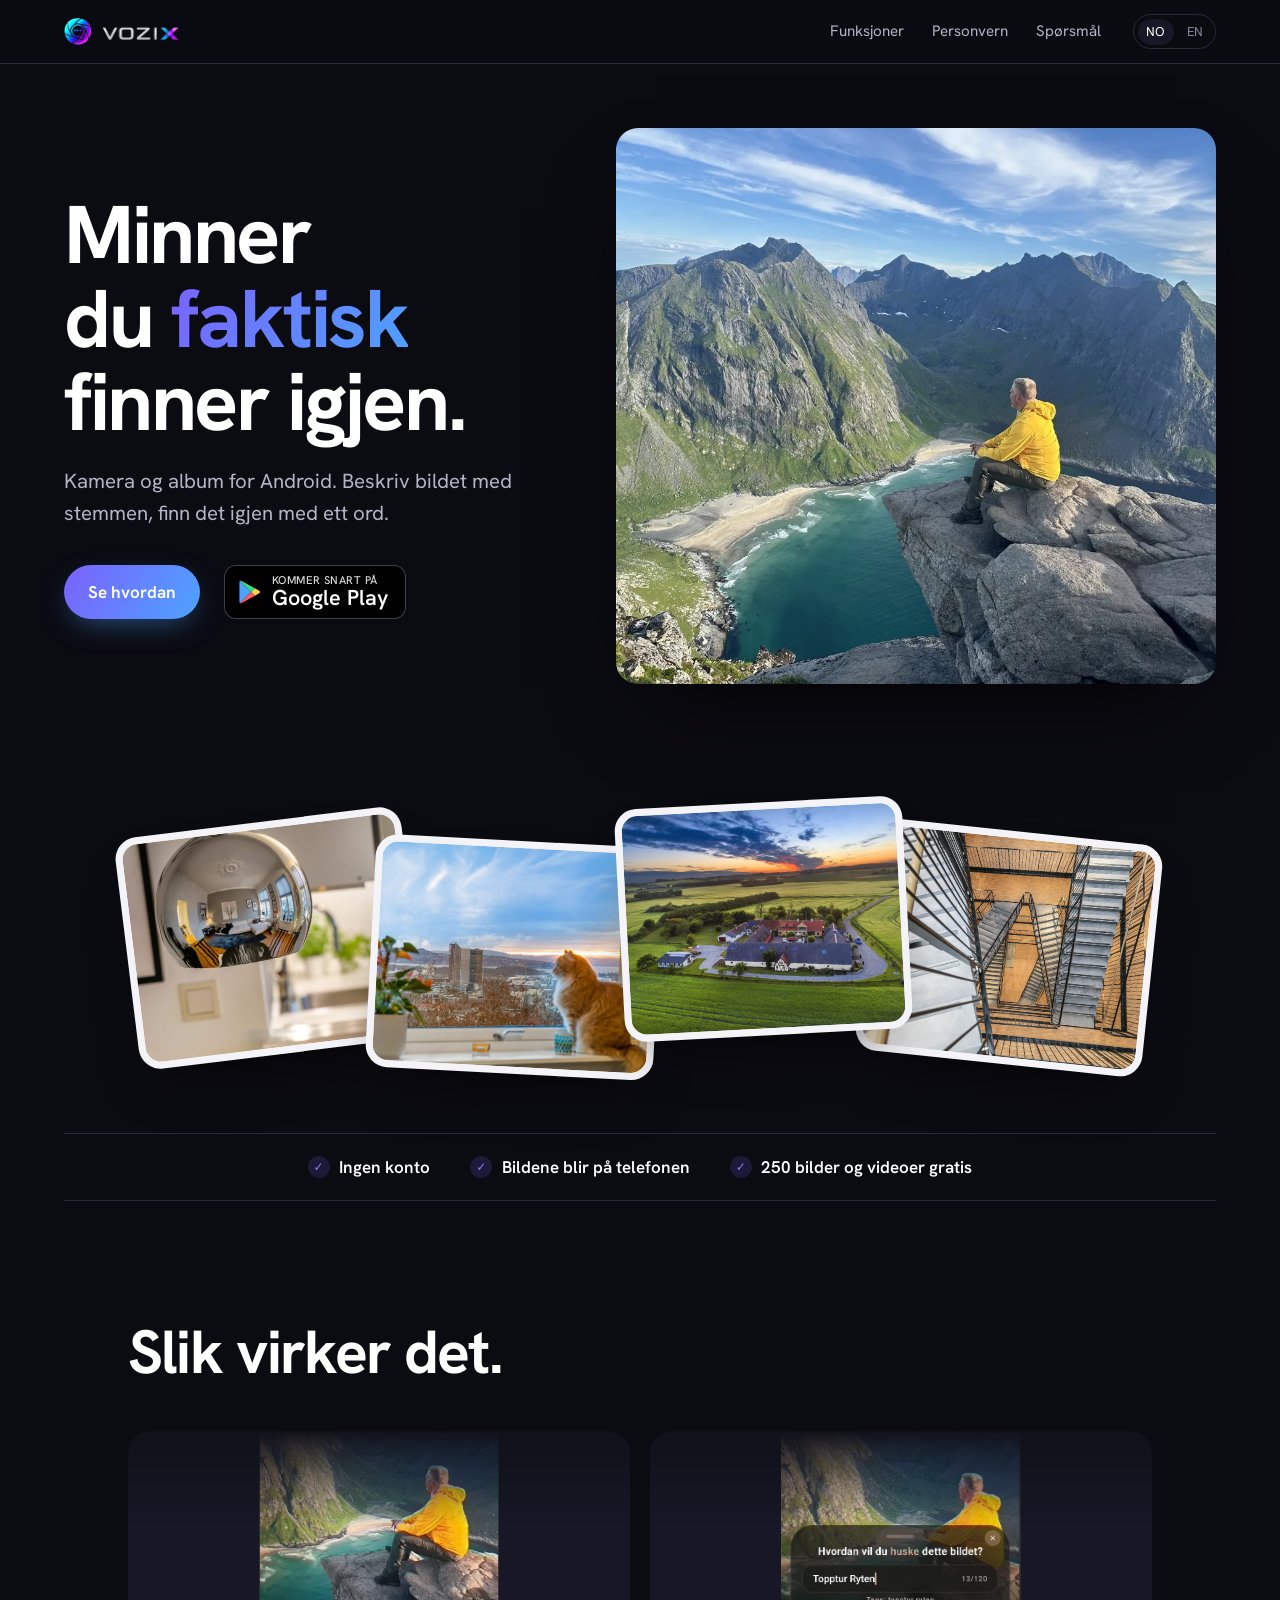
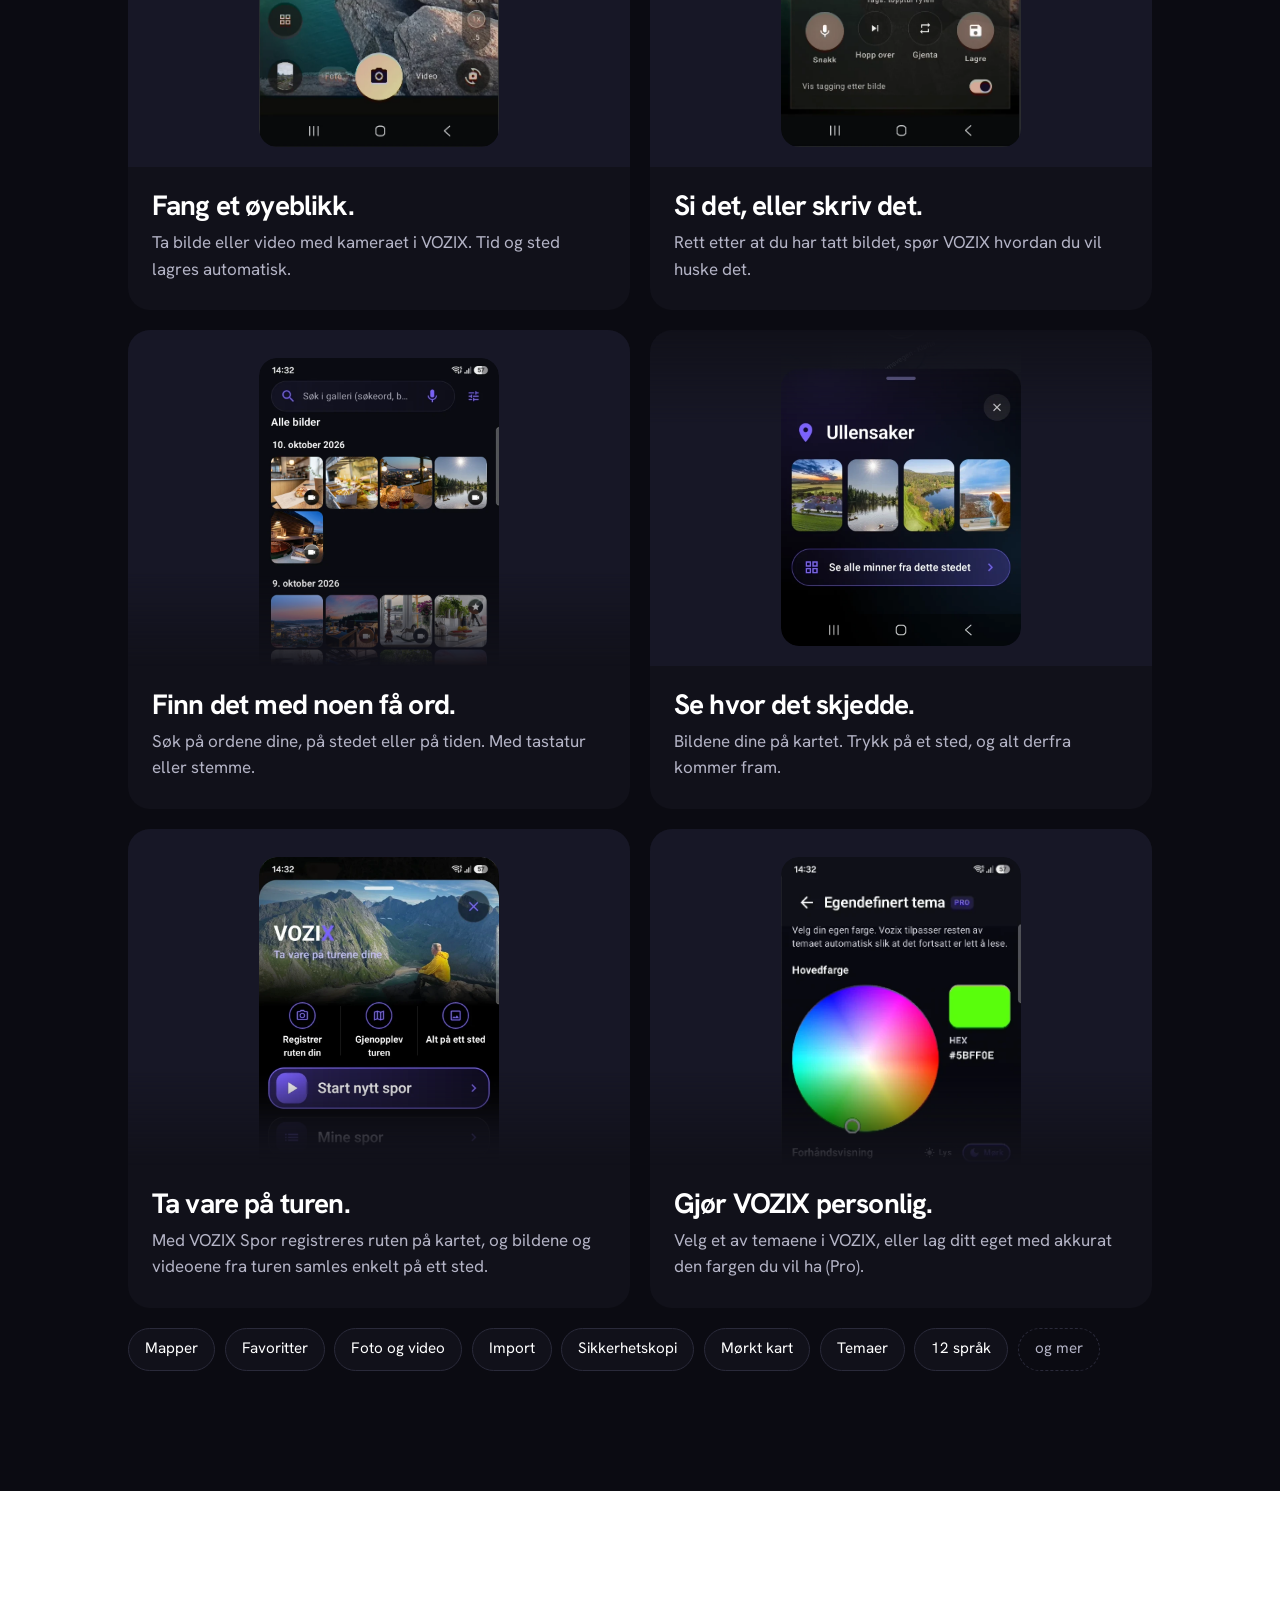
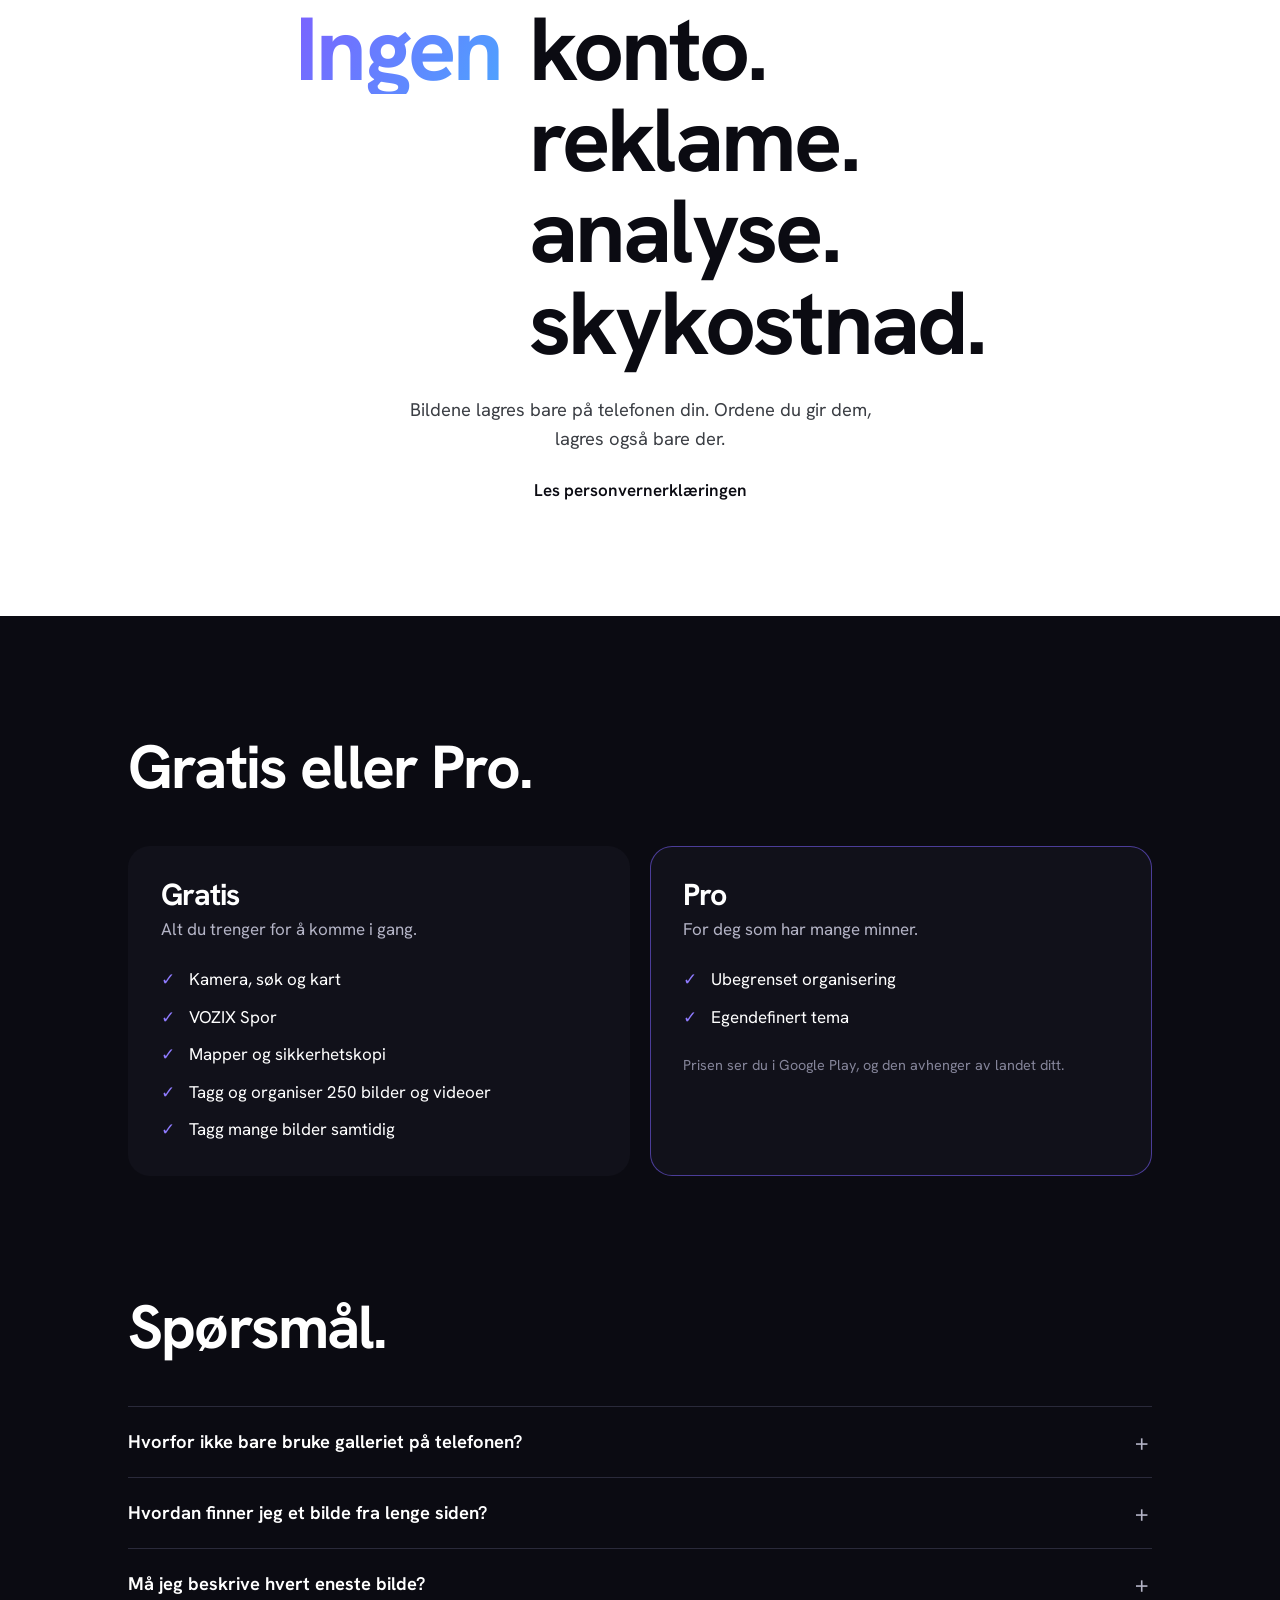
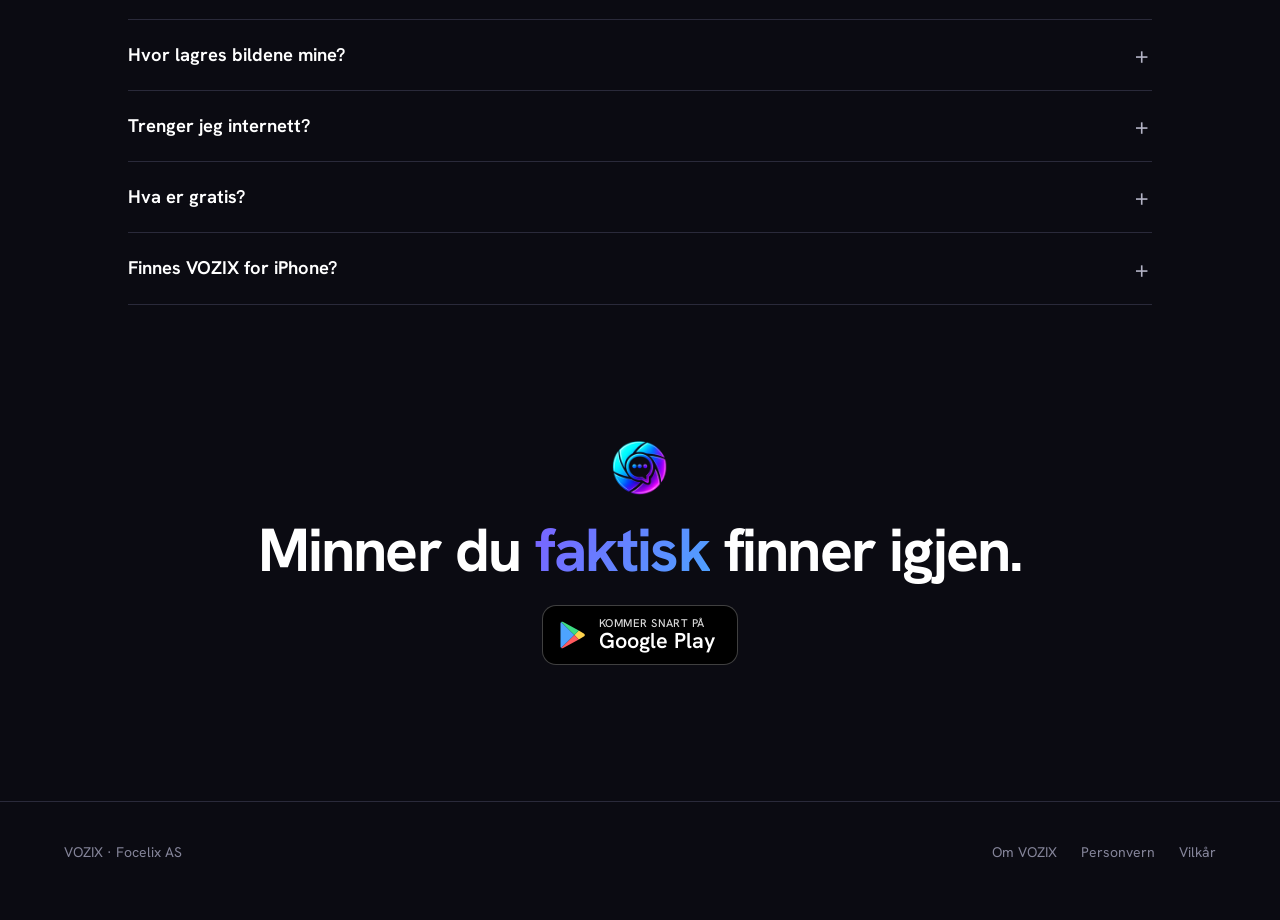
<file: index.html>
<!DOCTYPE html><html lang="nb"><head><meta charset="utf-8"><meta name="viewport" content="width=device-width, initial-scale=1"><link rel="canonical" href="https://vozix.no/"><meta name="theme-color" content="#0b0b12"><meta name="description" content="VOZIX er kamera og album for Android. Beskriv bildet med egne ord, og finn det igjen med noen få ord."><link rel="icon" type="image/svg+xml" href="/favicon.svg"><link rel="icon" href="/favicon.ico" sizes="any"><link rel="apple-touch-icon" href="/apple-touch-icon.png"><!-- Delingsbilde og tekst for Facebook, Messenger og andre (2026-10-23). Adressen forutsetter vozix.no. --><meta property="og:type" content="website"><meta property="og:site_name" content="VOZIX"><meta property="og:url" content="https://vozix.no/"><meta property="og:title" content="VOZIX · Minner du faktisk finner igjen"><meta property="og:description" content="VOZIX er kamera og album for Android. Beskriv bildet med egne ord, og finn det igjen med noen få ord."><meta property="og:image" content="https://vozix.no/assets/og/vozix-og.jpg"><meta property="og:image:width" content="1200"><meta property="og:image:height" content="630"><meta property="og:image:alt" content="VOZIX: Minner du faktisk finner igjen."><meta property="og:locale" content="nb_NO"><meta property="og:locale:alternate" content="en_GB"><meta name="twitter:card" content="summary_large_image"><title>VOZIX · Minner du faktisk finner igjen</title><link rel="stylesheet" href="/_astro/index.DqmMQdll.css"><link rel="stylesheet" href="/_astro/global.CralrcRG.css"></head><body class="v3" data-theme="dark"><header class="v3-header"><a class="v3-brand" href="#top" aria-label="VOZIX, til toppen" data-i18n-aria="brand.aria"><img src="/assets/v2/logo-icon.png" alt="" width="128" height="124"><img src="/assets/v2/logo-text.png" alt="VOZIX" width="320" height="66"></a><nav class="v3-nav" aria-label="Hovedmeny" data-i18n-aria="nav.aria"><a href="#funksjoner" data-i18n="nav.feat">Funksjoner</a><a href="#personvern" data-i18n="nav.priv">Personvern</a><a href="#sporsmal" data-i18n="nav.faq">Spørsmål</a></nav><div class="v3-lang" role="group" aria-label="Språk" data-i18n-aria="lang.aria"><button type="button" data-lang="nb" lang="nb" aria-pressed="true">NO</button><button type="button" data-lang="en" lang="en" aria-pressed="false">EN</button></div></header><main id="top"><section class="v3-hero" aria-labelledby="v3-title"><div class="v3-hero-copy"><h1 id="v3-title" data-i18n-html="hero.title">Minner du <span class="v3-grad">faktisk</span> finner&nbsp;igjen.</h1><p class="v3-lead" data-i18n="hero.lead">Kamera og album for Android. Beskriv bildet med stemmen, finn det igjen med ett ord.</p><div class="v3-actions"><a class="v3-btn" href="#funksjoner" data-i18n="hero.cta">Se hvordan</a><span class="v3-play v3-play-sm" role="img" aria-label="VOZIX kommer snart på Google Play" data-i18n-aria="play.aria"><svg width="26" height="28" viewBox="0 0 26 28" aria-hidden="true"><path d="M1.2 1.1 14.4 14 1.2 26.9c-.4-.3-.7-.9-.7-1.6V2.7c0-.7.3-1.3.7-1.6Z" fill="#4da3ff"></path><path d="m18.8 9.6-4.4 4.4 4.4 4.4 5-2.8c1.4-.8 1.4-2.4 0-3.2l-5-2.8Z" fill="#ffd34d"></path><path d="M1.2 1.1c.5-.4 1.2-.4 2 0l15.6 8.5-4.4 4.4L1.2 1.1Z" fill="#3ddc84"></path><path d="M1.2 26.9 14.4 14l4.4 4.4-15.6 8.5c-.8.4-1.5.4-2 0Z" fill="#ff5a5f"></path></svg><span class="v3-play-inner"><small data-i18n="play.small">Kommer snart på</small>Google Play</span></span></div></div><div class="v3-hero-visual" aria-hidden="true"><figure class="v3-photo"><img src="/assets/v2/ryten-hero-1200.webp" alt="" width="1200" height="900" fetchpriority="high"></figure></div></section><div class="v3-fan" aria-hidden="true"><figure class="v3-fan-card"><img src="/assets/v3/vifte-lampe.webp" alt="" width="800" height="640" loading="lazy" decoding="async"></figure><figure class="v3-fan-card"><img src="/assets/v3/vifte-katt.webp" alt="" width="800" height="640" loading="lazy" decoding="async"></figure><figure class="v3-fan-card"><img src="/assets/v3/vifte-gard.webp" alt="" width="800" height="640" loading="lazy" decoding="async"></figure><figure class="v3-fan-card"><img src="/assets/v3/vifte-trapp.webp" alt="" width="800" height="640" loading="lazy" decoding="async"></figure></div><ul class="v3-strip" aria-label="Kort fortalt" data-i18n-aria="strip.aria"><li><span class="v3-check" aria-hidden="true">✓</span><span data-i18n="strip.1">Ingen konto</span></li><li><span class="v3-check" aria-hidden="true">✓</span><span data-i18n="strip.2">Bildene blir på telefonen</span></li><li><span class="v3-check" aria-hidden="true">✓</span><span data-i18n="strip.3">250 bilder og videoer gratis</span></li></ul><section class="v3-block" aria-labelledby="funksjoner"><h2 id="funksjoner" data-i18n="feat.title">Slik virker det.</h2><div class="v3-cards"><article class="v3-card v3-card-bottom" id="kort-fang"><div class="v3-card-visual"><img src="/assets/screenshots/camera-ryten-sb.png" alt="Kameraet i VOZIX med utsikten fra Ryten i søkeren." data-i18n-alt="card.fang.alt" width="547" height="1173" loading="lazy" decoding="async"></div><h3 data-i18n="card.fang.title">Fang et øyeblikk.</h3><p data-i18n="card.fang.text">Ta bilde eller video med kameraet i VOZIX. Tid og sted lagres automatisk.</p></article><article class="v3-card v3-card-bottom" id="kort-beskriv"><div class="v3-card-visual"><img src="/assets/screenshots/tagging-ryten-sb.png" alt="VOZIX spør «Hvordan vil du huske dette bildet?», og feltet inneholder «Topptur Ryten»." data-i18n-alt="card.beskriv.alt" width="547" height="1173" loading="lazy" decoding="async"></div><h3 data-i18n="card.beskriv.title">Si det, eller skriv det.</h3><p data-i18n="card.beskriv.text">Rett etter at du har tatt bildet, spør VOZIX hvordan du vil huske det.</p></article><article class="v3-card" id="kort-finn"><div class="v3-card-visual"><img src="/assets/screenshots/galleri-hverdag.webp" alt="Alle bilder i VOZIX, sortert etter dato, med søkefeltet øverst." data-i18n-alt="card.finn.alt" width="720" height="1560" loading="lazy" decoding="async"></div><h3 data-i18n="card.finn.title">Finn det med noen få ord.</h3><p data-i18n="card.finn.text">Søk på ordene dine, på stedet eller på tiden. Med tastatur eller stemme.</p></article><article class="v3-card v3-card-bottom" id="kort-kart"><div class="v3-card-visual"><img src="/assets/screenshots/kart-sted.webp" alt="Kartet i VOZIX med et valgt sted og bildene som ble tatt der." data-i18n-alt="card.kart.alt" width="720" height="960" loading="lazy" decoding="async"></div><h3 data-i18n="card.kart.title">Se hvor det skjedde.</h3><p data-i18n="card.kart.text">Bildene dine på kartet. Trykk på et sted, og alt derfra kommer fram.</p></article><article class="v3-card" id="kort-spor"><div class="v3-card-visual"><img src="/assets/screenshots/spor-start.webp" alt="VOZIX Spor med knappen Start nytt spor og de siste sporene." data-i18n-alt="card.spor.alt" width="720" height="940" loading="lazy" decoding="async"></div><h3 data-i18n="card.spor.title">Ta vare på turen.</h3><p data-i18n="card.spor.text">Med VOZIX Spor registreres ruten på kartet, og bildene og videoene fra turen samles enkelt på ett sted.</p></article><article class="v3-card" id="kort-tema"><div class="v3-card-visual"><img src="/assets/screenshots/theme-egendefinert-gronn-sb.webp" alt="Egendefinert tema i VOZIX med fargehjul, valgt grønnfarge og forhåndsvisning." data-i18n-alt="card.tema.alt" width="512" height="1105" loading="lazy" decoding="async"></div><h3 data-i18n="card.tema.title">Gjør VOZIX personlig.</h3><p data-i18n="card.tema.text">Velg et av temaene i VOZIX, eller lag ditt eget med akkurat den fargen du vil ha (Pro).</p></article></div><p class="v3-swipe" aria-hidden="true"><span data-i18n="swipe">Sveip for å se flere</span><span>→</span></p><ul class="v3-pills" aria-label="Mer i VOZIX" data-i18n-aria="more.aria"><li data-i18n="more.0">Mapper</li><li data-i18n="more.1">Favoritter</li><li data-i18n="more.2">Foto og video</li><li data-i18n="more.3">Import</li><li data-i18n="more.4">Sikkerhetskopi</li><li data-i18n="more.5">Mørkt kart</li><li data-i18n="more.6">Temaer</li><li data-i18n="more.7">12 språk</li><li class="v3-pill-more" data-i18n="more.more">og mer</li></ul></section><section class="v3-band" id="personvern" aria-labelledby="v3-priv-title"><h2 id="v3-priv-title" class="v3-none"><span class="v3-none-word v3-grad" data-i18n="priv.none">Ingen</span><span class="v3-none-list"><span data-i18n="priv.1">konto.</span><span data-i18n="priv.2">reklame.</span><span data-i18n="priv.3">analyse.</span><span data-i18n="priv.4">skykostnad.</span></span></h2><p data-i18n="priv.text">Bildene lagres bare på telefonen din. Ordene du gir dem, lagres også bare der.</p><a class="v3-link" href="/personvern" data-i18n-href="href.priv" data-dialog="personvernerklaering" data-i18n="priv.link">Les personvernerklæringen</a></section><section class="v3-block" id="pris" aria-labelledby="v3-price-title"><h2 id="v3-price-title" data-i18n="price.title">Gratis eller Pro.</h2><div class="v3-plans"><article class="v3-plan"><h3 data-i18n="free.title">Gratis</h3><p class="v3-plan-sub" data-i18n="free.sub">Alt du trenger for å komme i gang.</p><ul><li data-i18n="free.1">Kamera, søk og kart</li><li data-i18n="free.2">VOZIX Spor</li><li data-i18n="free.3">Mapper og sikkerhetskopi</li><li data-i18n="free.4">Tagg og organiser 250 bilder og videoer</li><li data-i18n="free.5">Tagg mange bilder samtidig</li></ul></article><article class="v3-plan v3-plan-pro"><h3 data-i18n="pro.title">Pro</h3><p class="v3-plan-sub" data-i18n="pro.sub">For deg som har mange minner.</p><ul><li data-i18n="pro.1">Ubegrenset organisering</li><li data-i18n="pro.2">Egendefinert tema</li></ul><p class="v3-plan-price" data-i18n="pro.price">Prisen ser du i Google Play, og den avhenger av landet ditt.</p></article></div></section><section class="v3-block" aria-labelledby="sporsmal"><h2 id="sporsmal" data-i18n="faq.title">Spørsmål.</h2><div class="v3-faq"><details><summary data-i18n="faq.4.q">Hvorfor ikke bare bruke galleriet på telefonen?</summary><p data-i18n="faq.4.a">Galleriet sorterer bildene etter dato, men datoen husker du sjelden. Du husker «hytta», «bursdagen til mormor» eller «Ryten». I VOZIX gir du bildet akkurat de ordene, og finner det igjen med dem.</p></details><details><summary data-i18n="faq.5.q">Hvordan finner jeg et bilde fra lenge siden?</summary><p data-i18n="faq.5.a">Skriv eller si et ord du ga bildet, et sted eller en tid, som «Oslo» eller «i går». Eller åpne kartet og trykk på stedet der du var.</p></details><details><summary data-i18n="faq.6.q">Må jeg beskrive hvert eneste bilde?</summary><p data-i18n="faq.6.a">Nei. Sted og tid lagres automatisk. Taggingen kan du enkelt skru av og på i innstillingene, så du kan ta alle bildene på festen og tagge dem dagen derpå.</p></details><details><summary data-i18n="faq.0.q">Hvor lagres bildene mine?</summary><p data-i18n="faq.0.a">Bare på telefonen din. VOZIX har ingen konto og ingen egen sky. Vil du ha en sikkerhetskopi, lager du en fil og bestemmer selv hvor den skal ligge.</p></details><details><summary data-i18n="faq.1.q">Trenger jeg internett?</summary><p data-i18n="faq.1.a">Nei, for å ta bilder, beskrive dem og søke. Kartbildet kommer fra Google Maps og trenger nett. Stedsnavn og talegjenkjenning bruker Androids egne tjenester.</p></details><details><summary data-i18n="faq.3.q">Hva er gratis?</summary><p data-i18n="faq.3.a">Kamera, søk, kart, VOZIX Spor, mapper, tagging av mange bilder samtidig og sikkerhetskopi. Du kan ta og importere så mange bilder og videoer du vil, og tagge og organisere 250 av dem gratis.</p></details><details><summary data-i18n="faq.2.q">Finnes VOZIX for iPhone?</summary><p data-i18n="faq.2.a">Ikke ennå, men den er under utvikling.</p></details></div></section><section class="v3-end" aria-labelledby="v3-end-title"><img src="/assets/v2/logo-icon.png" alt="" width="64" height="62"><h2 id="v3-end-title" data-i18n-html="end.title">Minner du <span class="v3-grad">faktisk</span> finner&nbsp;igjen.</h2><span class="v3-play" role="img" aria-label="VOZIX kommer snart på Google Play" data-i18n-aria="play.aria"><svg width="26" height="28" viewBox="0 0 26 28" aria-hidden="true"><path d="M1.2 1.1 14.4 14 1.2 26.9c-.4-.3-.7-.9-.7-1.6V2.7c0-.7.3-1.3.7-1.6Z" fill="#4da3ff"></path><path d="m18.8 9.6-4.4 4.4 4.4 4.4 5-2.8c1.4-.8 1.4-2.4 0-3.2l-5-2.8Z" fill="#ffd34d"></path><path d="M1.2 1.1c.5-.4 1.2-.4 2 0l15.6 8.5-4.4 4.4L1.2 1.1Z" fill="#3ddc84"></path><path d="M1.2 26.9 14.4 14l4.4 4.4-15.6 8.5c-.8.4-1.5.4-2 0Z" fill="#ff5a5f"></path></svg><span class="v3-play-inner"><small data-i18n="play.small">Kommer snart på</small>Google Play</span></span></section></main><footer class="v3-footer"><span>VOZIX · Focelix AS</span><nav class="v3-footer-links" aria-label="VOZIX"><a href="#om-vozix" data-dialog="om-vozix" data-i18n="foot.about">Om VOZIX</a><a href="/personvern" data-i18n-href="href.priv" data-dialog="personvernerklaering" data-i18n="foot.priv">Personvern</a><a href="/vilkar" data-i18n-href="href.terms" data-dialog="brukervilkar" data-i18n="foot.terms">Vilkår</a></nav></footer><dialog class="v3-legal v3-about" id="om-vozix" aria-labelledby="v3-about-title"><div class="v3-legal-doc"><div class="v3-legal-bar"><button type="button" class="v3-legal-close" data-dialog-close data-i18n="close">Lukk</button></div><h2 id="v3-about-title" data-i18n="about.title">Om VOZIX</h2><p data-i18n="about.p1">VOZIX er en norsk app for Android som lar deg finne bildene dine igjen slik du husker dem. Bildene og ordene du gir dem, blir på telefonen din.</p><p data-i18n="about.p2">Appen utvikles og utgis av Focelix AS (org.nr. 815 487 052).</p><h3 id="v3-about-contact" data-i18n="about.contact">Kontakt oss</h3><p data-i18n="about.p3">Har du spørsmål, tilbakemeldinger eller ideer, skriv til oss. Vi svarer så fort vi kan.</p><p><a class="v3-about-mail" href="mailto:support@vozix.no" target="_top" rel="noopener">support@vozix.no</a></p></div></dialog><dialog class="v3-legal" id="personvernerklaering" aria-label="Personvernerklæring" data-i18n-aria="legal.aria"><article class="v3-legal-doc" lang="nb" aria-labelledby="v3-personvernerklaering-title-nb"><div class="v3-legal-bar"><button type="button" class="v3-legal-close" data-dialog-close>Lukk</button></div><h2 id="v3-personvernerklaering-title-nb">Personvernerklæring for Vozix</h2><p class="v3-legal-updated">Sist oppdatert: 1. november 2026</p><h3>Kort fortalt</h3><ul><li>Bildene, videoene, sporene, søkeordene og beskrivelsene dine ligger på telefonen din. Vi har ingen server som tar imot dem, og vi kan ikke se dem.</li><li>Vozix har ingen brukerkonto, ingen reklame og ingen analyseverktøy, og sporer deg ikke for reklame eller statistikk. Vi selger ikke data.</li><li>Noen funksjoner sender data ut av telefonen: tale-til-tekst, stedsnavn, kartene, QR-skanning, kjøp av PRO og kartet i film. Det meste går til Google, og kartet i film kommer fra OpenFreeMap. Dette er forklart i punkt 4.</li><li>Kjøper du Vozix PRO, får vi opplysninger om selve kjøpet fra Google Play, men ikke betalingsopplysningene dine.</li></ul><h3>1. Hvem som er ansvarlig</h3><p>Vozix utvikles og utgis av Focelix AS (org.nr. 815 487 052), Korshagen 18b, 2020 Skedsmokorset.</p><p>E-post: <a href="mailto:support@vozix.no">support@vozix.no</a></p><p>Nettside: <a href="https://vozix.no" rel="noopener">https://vozix.no</a></p><p>Har du spørsmål om personvern, eller vil du bruke rettighetene dine, skriver du til oss på e-post.</p><h3>2. Hva som lagres på telefonen din</h3><p>Dette lagres bare lokalt på telefonen, i Vozix sin egen lagring:</p><ul><li>Bilder og videoer du tar med Vozix-kameraet, og bilder og videoer du importerer. Når du importerer, lager Vozix en egen kopi. Originalen på telefonen blir ikke endret.</li><li>Søkeord, beskrivelser, favoritter og mapper du lager.</li><li>Hvor og når bildet ble tatt (posisjon og tidspunkt), hvis du har gitt tilgang til posisjon eller bildet allerede har denne informasjonen. Du kan også legge inn eller endre posisjonen selv på kartet.</li><li>Stedsnavn som hentes fra posisjonen (se punkt 4).</li><li>Automatiske søkeord laget av tidspunkt og stedsnavn. Vozix analyserer ikke innholdet i bildene dine, og bruker ikke kunstig intelligens på bildene.</li><li>Innstillingene dine.</li><li>Et digitalt fingeravtrykk av hver fil (en matematisk kode beregnet fra filens innhold). Det brukes bare til å telle hvor mange bilder du har organisert i gratisversjonen, og sier ingenting om deg eller telefonen din.</li></ul><p>Vozix lagrer ikke det du skriver i søkefeltet, og lagrer aldri lydopptak fra tale-til-tekst.</p><p>Bilder og videoer du tar med Vozix-kameraet, lagres også i telefonens vanlige bildegalleri, slik at du finner dem i andre apper.</p><p>VOZIX Spor: Du kan selv starte opptak av en tur. Mens opptaket pågår, registrerer Vozix telefonens posisjon, også når appen er i bakgrunnen eller skjermen er av. Da vises et varsel om at opptaket pågår, og du kan stoppe det i appen eller fra varselet. Vozix registrerer ikke posisjonen din i bakgrunnen utenom et opptak du selv har startet, og ber ikke om tillatelsen til posisjon i bakgrunnen. Ruten (posisjoner med tidspunkt og nøyaktighet, og høyde og fart når telefonen oppgir det), start- og sluttid, navnet du gir sporet og hvilke av minnene dine som hører til sporet, lagres bare lokalt på telefonen. Spor kan vises sammen med minnene dine på kartet og i Mine spor. Sporopptak er ingen skytjeneste, og sporene sendes ikke til oss.</p><p>Film: Under Spor kan du lage en film av et spor. Vozix bygger da en MP4-fil på telefonen din av bildene og videoene dine, ruten, et kart og musikken du velger. Den ferdige filmen lagres i telefonens vanlige galleri (mappen Movies/VOZIX) som en vanlig fil som andre apper med tilgang til videoer kan se. Du bestemmer selv om du deler den, og den sendes ikke til oss. Minner i Sikker mappe tas ikke med i film.</p><h3>3. Hva vi i Focelix AS får</h3><ul><li>Kjøp av Vozix PRO: Google Play gir oss opplysninger om kjøpet, for eksempel ordrenummer, produkt, abonnementstype, tidspunkt, land og beløp. Vi får ikke kort- eller betalingsopplysningene dine. Vi bruker opplysningene til å levere PRO, til regnskap og til å svare deg hvis du kontakter oss om kjøpet.</li><li>Når du kontakter oss: Vi får e-postadressen din og det du skriver. Vi bruker det bare til å svare deg.</li></ul><p>Det rettslige grunnlaget er at behandlingen er nødvendig for å oppfylle avtalen med deg (personvernforordningen artikkel 6 nr. 1 bokstav b), og at vi har plikt til å oppbevare regnskapsopplysninger (artikkel 6 nr. 1 bokstav c).</p><p>Vi bruker ingen analyseverktøy, reklame-ID eller annen sporing for reklame eller statistikk i appen.</p><p>Krasj og feil: Har du valgt å dele bruks- og diagnosedata med Google i telefonens innstillinger, kan Google Play gi oss oversikt over krasj og frys i Vozix, med telefonmodell, Android-versjon og hvor i appen feilen skjedde. Vi får ikke vite hvem du er. Vi bruker dette bare til å rette feil.</p><h3>4. Når data forlater telefonen</h3><p>Vozix sender ingenting til oss. Noen funksjoner bruker likevel tjenester i telefonen eller fra andre selskaper, og da sendes data til disse:</p><ul><li>Tale-til-tekst: Når du trykker på mikrofonknappen for å snakke inn søkeord, beskrivelse, søk (også søket i Mine spor) eller navnet på et spor, brukes telefonens talegjenkjenning. Hvilken tjeneste det er, avhenger av telefonen. På de fleste Android-telefoner er det Google. Avhengig av telefonen og innstillingene kan lyden behandles på selve telefonen eller sendes til denne tjenesten for å gjøres om til tekst. Vozix styrer ikke dette og kan ikke se hva som skjer. Vozix får bare tilbake teksten og lagrer ikke lyden. Teksten lagres på telefonen som annen tekst du skriver, for eksempel som navnet på et spor.</li><li>Stedsnavn: For å vise stedsnavn (for eksempel «Bergen») sendes bildets posisjon til telefonens stedsnavntjeneste, som på de fleste telefoner er Google.</li><li>Kartet: Kartene i Vozix leveres av Google Maps. Det gjelder hovedkartet, kartet der du velger posisjon for et bilde, og satellittkartene i Mine spor hvis du har slått dem på. Når et kart vises, henter det kartdata fra Google for området som vises, og Google kan derfor få vite hvilke kartområder du ser på. Google får også teknisk informasjon som IP-adresse, telefonmodell, Android-versjon, en egen kart-ID, krasjdata fra karttjenesten og hvordan du bruker kartet (for eksempel zooming). Viser du din egen posisjon på kartet, brukes den til å vise deg på kartet.</li><li>Satellittkart i Mine spor: Mine spor viser sporene dine på en skisse som tegnes på telefonen. Du kan selv slå på satellittkart fra Google under Innstillinger → Generelt. De er av som standard, og du kan slå dem av igjen samme sted. Innstillingen gjelder bare kartene i Mine spor, ikke hovedkartet eller kartet der du velger posisjon. Satellittkartene viser bare ruten, og bilder og videoer sendes ikke til Google av denne funksjonen.</li><li>Kartet i film (et unntak fra Google-kartene over): Når du lager en film med kartscener, henter Vozix kartstil, kartfliser, skrifttyper og symboler over internett fra OpenFreeMap, en karttjeneste drevet av Hyperknot Software Kft. i Ungarn. OpenFreeMap mottar IP-adressen din, teknisk informasjon om forespørselen og forespørsler om kartflisene som dekker området ruten ligger i, og kan dermed i praksis se omtrent hvor ruten er. Bildene, videoene, selve ruten og tekstene dine sendes ikke. OpenFreeMap behandler dette etter sin egen personvernerklæring: <a href="https://openfreemap.org/privacy/" rel="noopener">https://openfreemap.org/privacy/</a>. Kartdataene er fra OpenStreetMap-bidragsytere og OpenMapTiles.</li><li>Musikk i film: Musikken til film leveres av Google Play (Play Asset Delivery) når du installerer eller oppdaterer Vozix. Vozix laster ikke ned musikken selv, og ingenting om deg sendes til oss.</li><li>QR-skanning: Kameraet kan lese QR-koder. Selve skanningen skjer på telefonen, men Googles verktøy for dette (ML Kit) sender teknisk informasjon til Google, som telefonmodell, Android-versjon, appversjon, en ID for installasjonen og hvor raskt skanningen gikk. Bildet og innholdet i QR-koden sendes ikke. Åpner du en lenke fra en QR-kode, åpnes den i nettleseren din, og da gjelder nettsidens egne vilkår.</li><li>Kjøp: Kjøp av Vozix PRO skjer gjennom Google Play, og Google behandler betalingen etter sine egne vilkår.</li></ul><p>Google behandler disse dataene etter Googles personvernerklæring: <a href="https://policies.google.com/privacy" rel="noopener">https://policies.google.com/privacy</a></p><p>Det du selv velger å sende:</p><ul><li>Deling: Deler du et bilde, går det dit du velger i telefonens delingsmeny.</li><li>Sikkerhetskopi: Tar du sikkerhetskopi, lagres filen der du selv velger, for eksempel på telefonen, en minnepinne eller en skylagringsmappe. Den inneholder bildene og videoene dine, opplysningene du har lagt til på dem, mappene dine, sporene dine og rekkefølgen på hjemskjermen. Vozix har ingen egen skylagring. Velger du en skytjeneste, gjelder den tjenestens vilkår.</li></ul><h3>5. Tillatelser og hva de brukes til</h3><p>Du velger selv hvilke tillatelser du gir, og kan endre dem når som helst i telefonens innstillinger. Uten en tillatelse virker resten av appen som vanlig.</p><ul><li>Kamera: ta bilder og video, og skanne QR-koder.</li><li>Mikrofon: lyd på video og tale-til-tekst.</li><li>Posisjon (omtrentlig og presis): lagre hvor bilder tas, vise deg på kartet og ta opp spor med VOZIX Spor.</li><li>Forgrunnstjeneste for posisjon: la et sporopptak du selv har startet, fortsette når appen er i bakgrunnen eller skjermen er av. Vozix ber ikke om tillatelsen til posisjon i bakgrunnen.</li><li>Forgrunnstjeneste for film: la en film du selv har startet, bli ferdig mens appen er i bakgrunnen eller skjermen er av. Et varsel viser at filmen lages, og telefonen holdes våken til den er ferdig.</li><li>Bilder og video på telefonen, og posisjon i bilder: importere bilder og videoer med stedsinformasjon, og finne igjen bilder når du gjenoppretter fra sikkerhetskopi. Vozix endrer aldri bildene i telefonens galleri, bortsett fra når du selv sletter et bilde eller flytter det til Sikker mappe. Telefonen kan be deg bekrefte dette først.</li><li>Varsler: påminnelser om sikkerhetskopi og bilder uten søkeord, og varselet som vises mens et spor tas opp.</li><li>Internett: kart, stedsnavn, kartet i film og kjøp.</li><li>Kjøre ved oppstart: legge inn påminnelsene på nytt etter at telefonen er startet på nytt.</li><li>Vibrasjon: kort vibrasjon når du tar bilde.</li></ul><h3>6. Sikkerhet og Sikker mappe</h3><ul><li>Alt ligger i Vozix sin egen lagring på telefonen, som andre apper ikke har tilgang til.</li><li>Sikker mappe (PRO) låses med fingeravtrykk, ansikt eller telefonens skjermlås. Vozix mottar aldri biometriske data, bare om opplåsingen lyktes. Bildene ligger i Vozix sin private lagring, skjult for andre apper og for telefonens galleri. Bruk skjermlås på telefonen for best beskyttelse.</li><li>Når du flytter et bilde eller en video til Sikker mappe, skjules det i Vozix, og Android ber deg bekrefte at kopien i telefonens vanlige galleri slettes. Bekrefter du, slettes kopien, og bildet finnes da bare i Vozix og i sikkerhetskopiene dine. Avslår du, eller sletting mislykkes, ligger bildet likevel i Sikker mappe, men kopien blir værende i galleriet til du sletter den selv. Når du flytter et bilde ut av Sikker mappe, lager Vozix først en kopi i telefonens galleri og kontrollerer den. Vozix blokkerer skjermbilder og skjermopptak der bilder fra Sikker mappe vises.</li><li>Bilder i Sikker mappe og sporene dine krypteres i sikkerhetskopien med et passord du velger (AES-256). Passordet lagres ikke noe sted, verken i appen eller hos oss, og ingen kan gjenopprette det. Glemmer du passordet, kan de krypterte bildene og sporene ikke hentes tilbake.</li><li>Skriv derfor ned passordet og oppbevar det et trygt sted utenfor telefonen, for eksempel i en passordbehandler eller på papir hjemme.</li><li>Vozix kan minne deg på å ta sikkerhetskopi ukentlig, månedlig eller hver tredje måned. Det slår du på under Innstillinger → Sikkerhetskopi.</li></ul><h3>7. Hvor lenge data lagres, og hvordan du sletter dem</h3><ul><li>På telefonen: til du sletter dem. Du kan slette bilder, videoer, søkeord og mapper i appen.</li><li>Spor: til du sletter dem i Mine spor. Sletter du et spor, slettes ruten, men ikke bildene og videoene dine. Spor som allerede ligger i en sikkerhetskopi, slettes ikke av dette, men ligger der til du sletter sikkerhetskopien.</li><li>Avinstallerer du Vozix, slettes alt i Vozix sin egen lagring. Bilder og videoer du har tatt med Vozix-kameraet, ligger fortsatt i telefonens vanlige galleri og må slettes der.</li><li>Film: Filmer du har laget, lagres i telefonens galleri og ligger under Spor, Mine filmer. Du sletter en film der, og da slettes den permanent. Avinstallerer du Vozix, blir filmene liggende i galleriet til du sletter dem. Når du sletter et bilde eller en video som også ligger i telefonens vanlige galleri, kan Android beholde det i sin egen papirkurv i opptil 30 dager før det slettes for godt. Det bestemmer Android, ikke Vozix.</li><li>Sikkerhetskopier ligger der du lagret dem, til du sletter dem selv. Etter at du har godkjent det, kan Vozix slette eldre sikkerhetskopier som appen selv har laget, slik at bare det antallet du har valgt, beholdes.</li><li>Kjøpsopplysninger: så lenge du har abonnement, og deretter i fem år på grunn av regnskapsreglene (bokføringsloven).</li><li>E-post til oss: til saken er avsluttet, og senest 12 måneder etter siste kontakt.</li></ul><h3>8. Dine rettigheter</h3><p>Du har rett til innsyn i opplysninger vi har om deg, og til å få dem rettet eller slettet. Du kan også be om begrensning, protestere mot behandlingen og få utlevert opplysningene dine (dataportabilitet). Skriv til oss på <a href="mailto:support@vozix.no">support@vozix.no</a>. Vi svarer så raskt vi kan, og senest innen én måned.</p><p>Det meste av dataene dine har vi ikke, fordi de bare ligger på telefonen din. Dem styrer du selv i appen. Fra Google Play får vi bare opplysninger om kjøp og den vanlige statistikken Google gir alle apputviklere, som antall nedlastinger og krasjrapporter. Den forteller ikke hvem du er.</p><p>Mener du at vi behandler personopplysninger i strid med reglene, kan du klage til Datatilsynet (<a href="https://www.datatilsynet.no" rel="noopener">www.datatilsynet.no</a>), eller til datatilsynet i landet der du bor.</p><h3>9. Barn</h3><p>Vozix har ingen kontoer og samler ikke inn opplysninger om brukerne. Appen er ikke laget spesielt for barn.</p><h3>10. Endringer</h3><p>Endrer vi denne erklæringen, oppdaterer vi datoen øverst. Ved vesentlige endringer gir vi beskjed i appen før endringen gjelder.</p></article><article class="v3-legal-doc" lang="en" aria-labelledby="v3-personvernerklaering-title-en"><div class="v3-legal-bar"><button type="button" class="v3-legal-close" data-dialog-close>Close</button></div><h2 id="v3-personvernerklaering-title-en">Privacy policy for Vozix</h2><p class="v3-legal-updated">Last updated: 1 November 2026</p><h3>In short</h3><ul><li>Your photos, videos, tracks, keywords and descriptions stay on your phone. We have no server that receives them, and we cannot see them.</li><li>Vozix has no user account, no ads and no analytics tools, and does not track you for advertising or statistics. We do not sell data.</li><li>Some features send data off your phone: speech-to-text, place names, the maps, QR scanning, buying PRO and the map in films. Most of this goes to Google, and the map in films comes from OpenFreeMap. This is explained in section 4.</li><li>If you buy Vozix PRO, Google Play gives us information about the purchase itself, but not your payment details.</li></ul><h3>1. Who is responsible</h3><p>Vozix is developed and published by Focelix AS (org. no. 815 487 052), Korshagen 18b, 2020 Skedsmokorset, Norway.</p><p>Email: <a href="mailto:support@vozix.no">support@vozix.no</a></p><p>Website: <a href="https://vozix.no" rel="noopener">https://vozix.no</a></p><p>If you have questions about privacy, or want to use your rights, email us.</p><h3>2. What is stored on your phone</h3><p>The following is stored only locally on your phone, in Vozix's own storage:</p><ul><li>Photos and videos you take with the Vozix camera, and photos and videos you import. When you import, Vozix makes its own copy. The original on your phone is not changed.</li><li>Keywords, descriptions, favourites and folders you create.</li><li>Where and when a photo was taken (location and time), if you have allowed location access or the photo already contains this information. You can also add or change the location yourself on the map.</li><li>Place names looked up from the location (see section 4).</li><li>Automatic keywords made from the time and place name. Vozix does not analyse the content of your photos and does not use artificial intelligence on them.</li><li>Your settings.</li><li>A digital fingerprint of each file (a mathematical code calculated from the file's content). It is used only to count how many photos you have organised in the free version, and says nothing about you or your phone.</li></ul><p>Vozix does not store what you type in the search field, and never stores audio from speech-to-text.</p><p>Photos and videos you take with the Vozix camera are also saved in your phone's regular photo gallery, so you can find them in other apps.</p><p>VOZIX Spor: You can start recording a trip yourself. While the recording is running, Vozix records your phone's location, also when the app is in the background or the screen is off. A notification shows that the recording is running, and you can stop it in the app or from the notification. Vozix does not record your location in the background outside a recording you have started yourself, and does not ask for the background location permission. The route (locations with time and accuracy, and altitude and speed when the phone provides them), the start and end time, the name you give the track and which of your memories belong to it are stored only locally on your phone. Tracks can be shown together with your memories on the map and in My tracks. Track recording is not a cloud service, and your tracks are not sent to us.</p><p>Films: In Tracks you can make a film of a track. Vozix then builds an MP4 file on your phone from your photos, videos, the route, a map and the music you choose. The finished film is saved in your phone's regular gallery (the folder Movies/VOZIX) as an ordinary file that other apps with access to videos can see. You decide yourself if you share it, and it is not sent to us. Memories in Secure Folder are not included in films.</p><h3>3. What we at Focelix AS receive</h3><ul><li>Purchases of Vozix PRO: Google Play gives us information about the purchase, such as order number, product, subscription type, time, country and amount. We do not receive your card or payment details. We use this information to provide PRO, for accounting, and to reply if you contact us about your purchase.</li><li>When you contact us: We receive your email address and what you write. We use it only to reply to you.</li></ul><p>The legal basis is that the processing is necessary to perform our agreement with you (GDPR Article 6(1)(b)), and that we are legally required to keep accounting records (GDPR Article 6(1)(c)).</p><p>We use no analytics tools, advertising ID or other tracking for advertising or statistics in the app.</p><p>Crashes and errors: If you have chosen to share usage and diagnostics data with Google in your phone's settings, Google Play can give us an overview of crashes and freezes in Vozix, with phone model, Android version and where in the app the error happened. We do not learn who you are. We use this only to fix errors.</p><h3>4. When data leaves your phone</h3><p>Vozix sends nothing to us. Some features do, however, use services on your phone or from other companies, and data is then sent to them:</p><ul><li>Speech-to-text: When you tap the microphone button to speak keywords, a description, a search (also the search in My tracks) or the name of a track, your phone's speech recognition is used. Which service that is depends on your phone. On most Android phones it is Google. Depending on the phone and its settings, the audio may be processed on the phone itself or sent to that service to be turned into text. Vozix does not control this and cannot see which of the two happens. Vozix only receives the text and does not store the audio. The text is stored on your phone like other text you type, for example as the name of a track.</li><li>Place names: To show place names (for example "Bergen"), the photo's location is sent to your phone's place-name service, which on most phones is Google.</li><li>The map: The maps in Vozix are provided by Google Maps. This applies to the main map, the map where you choose a location for a photo, and the satellite maps in My tracks if you have turned them on. When a map is shown, it loads map data from Google for the area shown, so Google may learn which map areas you view. Google also receives technical information such as IP address, phone model, Android version, a map-specific ID, crash data from the map tool and how you use the map (for example zooming). If you show your own location on the map, it is used to show you on the map.</li><li>Satellite maps in My tracks: My tracks shows your tracks on a sketch drawn on your phone. You can turn on satellite maps from Google yourself under Settings → General. They are off by default, and you can turn them off again in the same place. This setting only applies to the maps in My tracks, not to the main map or the map where you choose a location. The satellite maps only show the route, and photos and videos are not sent to Google by this feature.</li><li>The map in films (an exception to the Google maps above): When you make a film with map scenes, Vozix loads the map style, map tiles, fonts and symbols over the internet from OpenFreeMap, a map service run by Hyperknot Software Kft. in Hungary. OpenFreeMap receives your IP address, technical information about the request and requests for the map tiles that cover the area of the route, so it can in practice see roughly where the route is. Your photos, videos, the route itself and your texts are not sent. OpenFreeMap processes this under its own privacy policy: <a href="https://openfreemap.org/privacy/" rel="noopener">https://openfreemap.org/privacy/</a>. The map data is from OpenStreetMap contributors and OpenMapTiles.</li><li>Music in films: The music for films is delivered by Google Play (Play Asset Delivery) when you install or update Vozix. Vozix does not download the music itself, and nothing about you is sent to us.</li><li>QR scanning: The camera can read QR codes. The scanning itself happens on your phone, but Google's tool for this (ML Kit) sends technical information to Google, such as phone model, Android version, app version, an ID for the installation and how fast the scan was. The image and the content of the QR code are not sent. If you open a link from a QR code, it opens in your browser, and that website's own terms apply.</li><li>Purchases: Vozix PRO is bought through Google Play, and Google processes the payment under its own terms.</li></ul><p>Google processes this data under Google's Privacy Policy: <a href="https://policies.google.com/privacy" rel="noopener">https://policies.google.com/privacy</a></p><p>What you choose to send yourself:</p><ul><li>Sharing: If you share a photo, it goes where you choose in your phone's share menu.</li><li>Backup: If you make a backup, the file is saved where you choose, for example on your phone, a USB stick or a cloud storage folder. It contains your photos and videos, the information you have added to them, your folders, your tracks and the order on your home screen. Vozix has no cloud storage of its own. If you choose a cloud service, that service's terms apply.</li></ul><h3>5. Permissions and what they are used for</h3><p>You decide which permissions to give, and can change them at any time in your phone's settings. Without a permission, the rest of the app works as usual.</p><ul><li>Camera: take photos and videos, and scan QR codes.</li><li>Microphone: sound on videos and speech-to-text.</li><li>Location (approximate and precise): save where photos are taken, show you on the map, and record tracks with VOZIX Spor.</li><li>Foreground service for location: let a track recording you have started yourself continue when the app is in the background or the screen is off. Vozix does not ask for the background location permission.</li><li>Foreground service for films: let a film you have started yourself be finished when the app is in the background or the screen is off. A notification shows that the film is being made, and the phone is kept awake until it is done.</li><li>Photos and videos on your phone, and location in photos: import photos and videos with location information, and find photos again when you restore from a backup. Vozix never changes the photos in your phone's gallery, except when you delete a photo or move it to Secure Folder yourself. Your phone may ask you to confirm this first.</li><li>Notifications: reminders about backups and photos without keywords, and the notification shown while a track is being recorded.</li><li>Internet: map, place names, the map in films and purchases.</li><li>Run at startup: set the reminders again after your phone restarts.</li><li>Vibration: a short vibration when you take a photo.</li></ul><h3>6. Security and Secure Folder</h3><ul><li>Everything is kept in Vozix's own storage on your phone, which other apps cannot access.</li><li>Secure Folder (PRO) is locked with your fingerprint, face or your phone's screen lock. Vozix never receives biometric data, only whether unlocking succeeded. The photos are kept in Vozix's private storage, hidden from other apps and from your phone's gallery. Use a screen lock on your phone for the best protection.</li><li>When you move a photo or video to Secure Folder, it is hidden in Vozix, and Android asks you to confirm that the copy in your phone's regular gallery is deleted. If you confirm, the copy is deleted and the photo then exists only in Vozix and in your backups. If you decline, or the deletion fails, the photo is still in Secure Folder, but the copy stays in your gallery until you delete it yourself. When you move a photo out of Secure Folder, Vozix first makes a copy in your phone's gallery and checks it. Vozix blocks screenshots and screen recording where photos from Secure Folder are shown.</li><li>Photos in Secure Folder and your tracks are encrypted in the backup with a password you choose (AES-256). The password is not stored anywhere, neither in the app nor with us, and no one can recover it. If you forget the password, the encrypted photos and tracks cannot be restored.</li><li>So write the password down and keep it somewhere safe away from your phone, for example in a password manager or on paper at home.</li><li>Vozix can remind you to make a backup every week, every month or every three months. You turn this on under Settings → Backup.</li></ul><h3>7. How long data is kept, and how to delete it</h3><ul><li>On your phone: until you delete it. You can delete photos, videos, keywords and folders in the app.</li><li>Tracks: until you delete them in My tracks. If you delete a track, the route is deleted, but not your photos and videos. Tracks already saved in a backup are not deleted by this; they stay there until you delete the backup.</li><li>If you uninstall Vozix, everything in Vozix's own storage is deleted. Photos and videos you took with the Vozix camera remain in your phone's regular gallery and must be deleted there.</li><li>Films: Films you have made are saved in your phone's gallery and are listed under Tracks, My films. You delete a film there, and it is then deleted permanently. If you uninstall Vozix, the films stay in the gallery until you delete them. When you delete a photo or video that is also in your phone's regular gallery, Android may keep it in its own trash for up to 30 days before it is deleted for good. That is set by Android, not by Vozix.</li><li>Backups stay where you saved them until you delete them yourself. After you have approved it, Vozix can delete older backups that the app made itself, so that only the number you chose is kept.</li><li>Purchase information: for as long as you have a subscription, and then for five years because of Norwegian accounting rules (the Bookkeeping Act).</li><li>Emails to us: until the matter is closed, and no later than 12 months after our last contact.</li></ul><h3>8. Your rights</h3><p>You have the right to access the information we hold about you, and to have it corrected or deleted. You can also ask us to restrict processing, object to it, and receive your information in a portable format. Email us at <a href="mailto:support@vozix.no">support@vozix.no</a>. We reply as soon as we can, and within one month at the latest.</p><p>Most of your data we do not have, because it is only on your phone. You control that yourself in the app. From Google Play we only receive purchase information and the standard statistics Google gives all app developers, such as the number of downloads and crash reports. These do not tell us who you are.</p><p>If you believe we process personal data in breach of the rules, you can complain to the Norwegian Data Protection Authority, Datatilsynet (<a href="https://www.datatilsynet.no" rel="noopener">www.datatilsynet.no</a>), or to the data protection authority in the country where you live.</p><h3>9. Children</h3><p>Vozix has no accounts and does not collect information about its users. The app is not made specifically for children.</p><h3>10. Changes</h3><p>If we change this policy, we update the date at the top. For significant changes, we tell you in the app before the change takes effect.</p></article></dialog><dialog class="v3-legal" id="brukervilkar" aria-label="Brukervilkår" data-i18n-aria="terms.aria"><article class="v3-legal-doc" lang="nb" aria-labelledby="v3-brukervilkar-title-nb"><div class="v3-legal-bar"><button type="button" class="v3-legal-close" data-dialog-close>Lukk</button></div><h2 id="v3-brukervilkar-title-nb">Brukervilkår for Vozix</h2><p class="v3-legal-updated">Sist oppdatert: 1. november 2026</p><h3>1. Om avtalen</h3><p>Disse vilkårene gjelder mellom deg og Focelix AS (org.nr. 815 487 052), som utvikler og utgir Vozix. Du godtar vilkårene når du tar appen i bruk. Hvordan vi behandler personopplysninger, står i personvernerklæringen.</p><h3>2. Hva Vozix er</h3><p>Vozix er en bildeapp for Android. Du tar bilder og video, legger til søkeord og beskrivelser, og finner bildene dine igjen med søk, mapper og kartet. Du kan ta opp turer som spor og lage filmer av dem. Alt lagres på telefonen din. Vozix har ingen konto og ingen egen skylagring.</p><h3>3. Gratis og PRO</h3><p>Vozix er gratis å laste ned og bruke. I gratisversjonen kan du organisere opptil 250 bilder og videoer, det vil si gi dem søkeord eller beskrivelse, legge dem i en mappe eller endre posisjonen. Grensen gjelder totalt, så sletter du et organisert bilde, får du ikke plassen tilbake. Bilder som allerede er organisert, kan du alltid se og endre. Du får beskjed før du når grensen.</p><p>Vozix PRO er et abonnement som fjerner grensen og gir flere funksjoner, som Sikker mappe. Hva som er med i PRO, står på PRO-siden i appen.</p><p>PRO inneholder også eget tema og å legge til posisjon på bilder som ikke har noen.</p><ul><li>Kjøp og betaling: PRO kjøpes gjennom Google Play, og betalingen går til Google Play. Prisen vises i Google Play før du kjøper.</li><li>Fornyelse: Abonnementet fornyes automatisk hver måned eller hvert år, etter hva du har valgt, til du sier det opp.</li><li>Ingen binding: Du kan si opp når som helst i Google Play (Abonnementer). Du beholder PRO ut perioden du har betalt for, og blir ikke trukket igjen.</li><li>Angrerett: PRO blir tilgjengelig med en gang. Google Play ber deg samtykke til at leveringen starter med en gang, og bekrefte at angreretten da faller bort (angrerettloven § 22 bokstav n). Du kan be om refusjon gjennom Google Play etter Googles retningslinjer. Dette begrenser ikke rettighetene du har etter norsk lov hvis noe er galt med PRO.</li><li>Prisendringer: Hvis prisen endres, får du beskjed fra Google Play i god tid, og du kan si opp før den nye prisen gjelder.</li><li>Ny telefon: Logg inn med samme Google-konto, så henter Vozix PRO-tilgangen din fra Google Play.</li><li>Når PRO avsluttes: Bildene, videoene og søkeordene dine blir liggende. Du går tilbake til gratisversjonen og dens grense for nye bilder. Sikker mappe kan fortsatt låses opp, og du kan se bildene og flytte dem ut igjen, men ikke legge til nye.</li></ul><h3>4. Innholdet ditt</h3><ul><li>Bildene, videoene og tekstene dine er dine. Vi får ingen rettigheter til dem, og vi har ikke tilgang til dem.</li><li>Du er selv ansvarlig for det du tar bilder av og lagrer. Vis hensyn til andres personvern når du fotograferer og deler bilder av andre.</li><li>Du kan ikke bruke Vozix til ulovlig innhold.</li><li>Filmer du lager, inneholder dine egne bilder, videoer og rute, og musikk fra Vozix. Du er ansvarlig for det du deler, og for at du har rett til å dele det filmen inneholder.</li></ul><h3>5. Ta vare på dataene dine</h3><p>Alt ligger bare på telefonen din, og vi har ingen kopi. Mister du telefonen, eller avinstallerer du appen, kan vi ikke hente tilbake dataene. Ta derfor sikkerhetskopi jevnlig. Det gjør du under Innstillinger → Sikkerhetskopi.</p><h3>6. Sikker mappe og passord</h3><ul><li>Sikker mappe låses med fingeravtrykk, ansikt eller telefonens skjermlås. Bildene ligger i Vozix sin private lagring, skjult for andre apper og for telefonens galleri.</li><li>Når du flytter et bilde eller en video til Sikker mappe, ber Android deg bekrefte at kopien i telefonens vanlige galleri slettes. Bekrefter du, finnes bildet da bare i Vozix. Avslår du, blir kopien liggende i galleriet. Avinstallerer du Vozix uten å ha tatt sikkerhetskopi, er bildene i Sikker mappe borte for godt.</li><li>I sikkerhetskopien krypteres bildene i Sikker mappe med et passord du velger selv. Passordet lagres ikke noe sted, og verken vi eller andre kan gjenopprette det. Det er ditt ansvar å ta vare på det. Skriv det ned og oppbevar det et trygt sted utenfor telefonen, for eksempel i en passordbehandler eller på papir hjemme.</li><li>Vozix kan minne deg på å ta sikkerhetskopi ukentlig, månedlig eller hver tredje måned. Det slår du på under Innstillinger → Sikkerhetskopi.</li><li>Vi er ikke ansvarlige for bilder som går tapt fordi du har glemt passordet, eller fordi du har avinstallert appen eller mistet telefonen uten gyldig sikkerhetskopi.</li></ul><h3>7. Google Maps og andre tjenester</h3><ul><li>Vozix bruker kartfunksjoner og kartinnhold fra Google Maps. Bruken av dem er underlagt de til enhver tid gjeldende Google Maps/Google Earth Additional Terms of Service (<a href="https://maps.google.com/help/terms_maps/" rel="noopener">https://maps.google.com/help/terms_maps/</a>) og Google Privacy Policy (<a href="https://policies.google.com/privacy" rel="noopener">https://policies.google.com/privacy</a>).</li><li>Tale-til-tekst, stedsnavn og QR-skanning bruker tjenester i telefonen eller fra Google. Kartet i film kommer fra OpenFreeMap (<a href="https://openfreemap.org" rel="noopener">https://openfreemap.org</a>), med kartdata fra OpenStreetMap-bidragsytere og OpenMapTiles. Kjøp skjer gjennom Google Play, og Google Plays vilkår gjelder for selve kjøpet.</li><li>Åpner du en lenke fra en QR-kode, går du til en nettside vi ikke har ansvar for.</li></ul><h3>8. Oppdateringer og endringer</h3><ul><li>Vi lager oppdateringer for å rette feil, holde appen sikker og forbedre den. Installer oppdateringene for at appen skal virke som den skal.</li><li>Vi kan endre eller fjerne funksjoner, for eksempel for å følge nye krav fra Google eller lover. Hvis en endring gjør PRO vesentlig dårligere for deg, varsler vi i appen i god tid, og du kan si opp abonnementet uten kostnad.</li><li>Endrer vi disse vilkårene, oppdaterer vi datoen øverst og varsler i appen ved vesentlige endringer.</li></ul><h3>9. Feil og ansvar</h3><ul><li>Vi gjør vårt beste for at Vozix virker som beskrevet. Har PRO en feil, har du rettighetene som følger av digitalytelsesloven, blant annet krav på retting eller prisavslag.</li><li>Vi er ansvarlige for tap som skyldes at vi har handlet uaktsomt, etter de reglene som gjelder. Vi er ikke ansvarlige for indirekte tap, eller for tap av data du kunne ha unngått med sikkerhetskopi, med mindre loven sier noe annet.</li><li>Ingenting i disse vilkårene begrenser rettighetene du har som forbruker etter norsk lov.</li></ul><h3>10. Avslutning</h3><p>Du kan slutte å bruke Vozix når du vil ved å avinstallere appen. Har du PRO, må du si opp abonnementet i Google Play. Avinstallering alene stopper ikke abonnementet.</p><h3>11. Lovvalg og klage</h3><p>Norsk lov gjelder. Er du uenig med oss, ta kontakt så vi kan finne en løsning. Kommer vi ikke til enighet, kan du få hjelp av Forbrukerrådet (<a href="https://www.forbrukerradet.no" rel="noopener">www.forbrukerradet.no</a>), og saken kan bringes inn for Forbrukerklageutvalget. Du kan også bruke de ordinære domstolene der du bor. Bor du i et annet land, beholder du også de ufravikelige forbrukerrettighetene du har der.</p><h3>12. Kontakt</h3><p>Focelix AS, Korshagen 18b, 2020 Skedsmokorset</p><p>E-post: <a href="mailto:support@vozix.no">support@vozix.no</a></p><p>Nettside: <a href="https://vozix.no" rel="noopener">https://vozix.no</a></p></article><article class="v3-legal-doc" lang="en" aria-labelledby="v3-brukervilkar-title-en"><div class="v3-legal-bar"><button type="button" class="v3-legal-close" data-dialog-close>Close</button></div><h2 id="v3-brukervilkar-title-en">Terms of use for Vozix</h2><p class="v3-legal-updated">Last updated: 1 November 2026</p><h3>1. About these terms</h3><p>These terms are an agreement between you and Focelix AS (org. no. 815 487 052), which develops and publishes Vozix. You accept the terms when you start using the app. How we process personal data is described in the privacy policy.</p><h3>2. What Vozix is</h3><p>Vozix is a photo app for Android. You take photos and videos, add keywords and descriptions, and find your photos again with search, folders and the map. You can record trips as tracks and make films of them. Everything is stored on your phone. Vozix has no account and no cloud storage of its own.</p><h3>3. Free and PRO</h3><p>Vozix is free to download and use. In the free version you can organise up to 250 photos and videos, meaning you give them keywords or a description, put them in a folder or change their location. The limit is a total, so if you delete an organised photo, you do not get the slot back. Photos that are already organised can always be viewed and edited. You will be told before you reach the limit.</p><p>Vozix PRO is a subscription that removes the limit and adds more features, such as Secure Folder. What PRO includes is shown on the PRO page in the app.</p><p>PRO also includes a custom theme and adding a location to photos that have none.</p><ul><li>Purchase and payment: PRO is bought through Google Play, and payment goes to Google Play. The price is shown in Google Play before you buy.</li><li>Renewal: The subscription renews automatically every month or every year, depending on what you chose, until you cancel it.</li><li>No lock-in: You can cancel at any time in Google Play (Subscriptions). You keep PRO until the end of the period you have paid for, and you will not be charged again.</li><li>Right of withdrawal: PRO is available immediately. Google Play asks you to agree that delivery starts immediately and to confirm that you then lose the right of withdrawal (Norwegian Cancellation Act, section 22 (n)). You can request a refund through Google Play under Google's policies. This does not limit your rights under the law if something is wrong with PRO.</li><li>Price changes: If the price changes, Google Play will notify you in good time, and you can cancel before the new price applies.</li><li>New phone: Sign in with the same Google account, and Vozix gets your PRO access from Google Play.</li><li>When PRO ends: Your photos, videos and keywords stay where they are. You return to the free version and its limit for new photos. Secure Folder can still be unlocked, and you can view the photos and move them out again, but not add new ones.</li></ul><h3>4. Your content</h3><ul><li>Your photos, videos and texts are yours. We get no rights to them, and we have no access to them.</li><li>You are responsible for what you photograph and store. Respect other people's privacy when you photograph them and share photos of them.</li><li>You may not use Vozix for illegal content.</li><li>Films you make contain your own photos, videos and route, and music from Vozix. You are responsible for what you share, and for having the right to share what the film contains.</li></ul><h3>5. Take care of your data</h3><p>Everything is stored only on your phone, and we have no copy. If you lose your phone or uninstall the app, we cannot recover your data. Make backups regularly. You do this under Settings → Backup.</p><h3>6. Secure Folder and password</h3><ul><li>Secure Folder is locked with your fingerprint, face or your phone's screen lock. The photos are kept in Vozix's private storage, hidden from other apps and from your phone's gallery.</li><li>When you move a photo or video to Secure Folder, Android asks you to confirm that the copy in your phone's regular gallery is deleted. If you confirm, the photo then exists only in Vozix. If you decline, the copy stays in your gallery. If you uninstall Vozix without having made a backup, the photos in Secure Folder are gone for good.</li><li>In the backup, photos in Secure Folder are encrypted with a password you choose yourself. The password is not stored anywhere, and neither we nor anyone else can recover it. It is your responsibility to keep it safe. Write it down and keep it somewhere safe away from your phone, for example in a password manager or on paper at home.</li><li>Vozix can remind you to make a backup every week, every month or every three months. You turn this on under Settings → Backup.</li><li>We are not responsible for photos that are lost because you forgot the password, or because you uninstalled the app or lost your phone without a valid backup.</li></ul><h3>7. Google Maps and other services</h3><ul><li>Vozix uses Google Maps features and content. Use of Google Maps features and content is subject to the then-current versions of the Google Maps/Google Earth Additional Terms of Service (<a href="https://maps.google.com/help/terms_maps/" rel="noopener">https://maps.google.com/help/terms_maps/</a>) and the Google Privacy Policy (<a href="https://policies.google.com/privacy" rel="noopener">https://policies.google.com/privacy</a>).</li><li>Speech-to-text, place names and QR scanning use services on your phone or from Google. The map in films comes from OpenFreeMap (<a href="https://openfreemap.org" rel="noopener">https://openfreemap.org</a>), with map data from OpenStreetMap contributors and OpenMapTiles. Purchases are made through Google Play, and Google Play's terms apply to the purchase itself.</li><li>If you open a link from a QR code, you go to a website we are not responsible for.</li></ul><h3>8. Updates and changes</h3><ul><li>We make updates to fix bugs, keep the app secure and improve it. Install the updates so the app works as it should.</li><li>We may change or remove features, for example to meet new requirements from Google or the law. If a change makes PRO significantly worse for you, we will tell you in the app in good time, and you can cancel the subscription at no cost.</li><li>If we change these terms, we update the date at the top and tell you in the app about significant changes.</li></ul><h3>9. Errors and liability</h3><ul><li>We do our best to make Vozix work as described. If PRO has a defect, you have the rights that follow from the law (in Norway, the Digital Content and Services Act), including the right to have it fixed or to a price reduction.</li><li>We are liable for losses caused by our negligence, under the applicable rules. We are not liable for indirect losses, or for loss of data you could have avoided with a backup, unless the law says otherwise.</li><li>Nothing in these terms limits your rights as a consumer under the law.</li></ul><h3>10. Ending use</h3><p>You can stop using Vozix at any time by uninstalling the app. If you have PRO, you must cancel the subscription in Google Play. Uninstalling alone does not stop the subscription.</p><h3>11. Governing law and complaints</h3><p>Norwegian law applies. If you disagree with us, contact us so we can find a solution. If we cannot agree, you can get help from the Norwegian Consumer Council (Forbrukerrådet, <a href="https://www.forbrukerradet.no" rel="noopener">www.forbrukerradet.no</a>), and the case can be brought before the Norwegian Consumer Disputes Commission (Forbrukerklageutvalget). You can also go to the ordinary courts where you live. If you live in another country, you also keep the mandatory consumer rights you have there.</p><h3>12. Contact</h3><p>Focelix AS, Korshagen 18b, 2020 Skedsmokorset, Norway</p><p>Email: <a href="mailto:support@vozix.no">support@vozix.no</a></p><p>Website: <a href="https://vozix.no" rel="noopener">https://vozix.no</a></p></article></dialog><script type="application/json" id="v3-i18n">{"nb":{"doc.title":"VOZIX · Minner du faktisk finner igjen","doc.desc":"VOZIX er kamera og album for Android. Beskriv bildet med egne ord, og finn det igjen med noen få ord.","brand.aria":"VOZIX, til toppen","nav.aria":"Hovedmeny","nav.feat":"Funksjoner","nav.priv":"Personvern","nav.faq":"Spørsmål","lang.aria":"Språk","hero.title":"Minner du \u003cspan class=\"v3-grad\">faktisk\u003c/span> finner&nbsp;igjen.","hero.lead":"Kamera og album for Android. Beskriv bildet med stemmen, finn det igjen med ett ord.","hero.cta":"Se hvordan","strip.aria":"Kort fortalt","strip.1":"Ingen konto","strip.2":"Bildene blir på telefonen","strip.3":"250 bilder og videoer gratis","feat.title":"Slik virker det.","card.fang.title":"Fang et øyeblikk.","card.fang.text":"Ta bilde eller video med kameraet i VOZIX. Tid og sted lagres automatisk.","card.fang.alt":"Kameraet i VOZIX med utsikten fra Ryten i søkeren.","card.beskriv.title":"Si det, eller skriv det.","card.beskriv.text":"Rett etter at du har tatt bildet, spør VOZIX hvordan du vil huske det.","card.beskriv.alt":"VOZIX spør «Hvordan vil du huske dette bildet?», og feltet inneholder «Topptur Ryten».","card.finn.title":"Finn det med noen få ord.","card.finn.text":"Søk på ordene dine, på stedet eller på tiden. Med tastatur eller stemme.","card.finn.alt":"Alle bilder i VOZIX, sortert etter dato, med søkefeltet øverst.","card.kart.title":"Se hvor det skjedde.","card.kart.text":"Bildene dine på kartet. Trykk på et sted, og alt derfra kommer fram.","card.kart.alt":"Kartet i VOZIX med et valgt sted og bildene som ble tatt der.","card.spor.title":"Ta vare på turen.","card.spor.text":"Med VOZIX Spor registreres ruten på kartet, og bildene og videoene fra turen samles enkelt på ett sted.","card.spor.alt":"VOZIX Spor med knappen Start nytt spor og de siste sporene.","card.tema.title":"Gjør VOZIX personlig.","card.tema.text":"Velg et av temaene i VOZIX, eller lag ditt eget med akkurat den fargen du vil ha (Pro).","card.tema.alt":"Egendefinert tema i VOZIX med fargehjul, valgt grønnfarge og forhåndsvisning.","swipe":"Sveip for å se flere","more.aria":"Mer i VOZIX","more.0":"Mapper","more.1":"Favoritter","more.2":"Foto og video","more.3":"Import","more.4":"Sikkerhetskopi","more.5":"Mørkt kart","more.6":"Temaer","more.7":"12 språk","more.more":"og mer","priv.none":"Ingen","priv.1":"konto.","priv.2":"reklame.","priv.3":"analyse.","priv.4":"skykostnad.","priv.text":"Bildene lagres bare på telefonen din. Ordene du gir dem, lagres også bare der.","priv.link":"Les personvernerklæringen","price.title":"Gratis eller Pro.","free.title":"Gratis","free.sub":"Alt du trenger for å komme i gang.","free.1":"Kamera, søk og kart","free.2":"VOZIX Spor","free.3":"Mapper og sikkerhetskopi","free.4":"Tagg og organiser 250 bilder og videoer","free.5":"Tagg mange bilder samtidig","pro.title":"Pro","pro.sub":"For deg som har mange minner.","pro.1":"Ubegrenset organisering","pro.2":"Egendefinert tema","pro.price":"Prisen ser du i Google Play, og den avhenger av landet ditt.","faq.title":"Spørsmål.","faq.0.q":"Hvor lagres bildene mine?","faq.0.a":"Bare på telefonen din. VOZIX har ingen konto og ingen egen sky. Vil du ha en sikkerhetskopi, lager du en fil og bestemmer selv hvor den skal ligge.","faq.1.q":"Trenger jeg internett?","faq.1.a":"Nei, for å ta bilder, beskrive dem og søke. Kartbildet kommer fra Google Maps og trenger nett. Stedsnavn og talegjenkjenning bruker Androids egne tjenester.","faq.2.q":"Finnes VOZIX for iPhone?","faq.2.a":"Ikke ennå, men den er under utvikling.","faq.3.q":"Hva er gratis?","faq.3.a":"Kamera, søk, kart, VOZIX Spor, mapper, tagging av mange bilder samtidig og sikkerhetskopi. Du kan ta og importere så mange bilder og videoer du vil, og tagge og organisere 250 av dem gratis.","faq.4.q":"Hvorfor ikke bare bruke galleriet på telefonen?","faq.4.a":"Galleriet sorterer bildene etter dato, men datoen husker du sjelden. Du husker «hytta», «bursdagen til mormor» eller «Ryten». I VOZIX gir du bildet akkurat de ordene, og finner det igjen med dem.","faq.5.q":"Hvordan finner jeg et bilde fra lenge siden?","faq.5.a":"Skriv eller si et ord du ga bildet, et sted eller en tid, som «Oslo» eller «i går». Eller åpne kartet og trykk på stedet der du var.","faq.6.q":"Må jeg beskrive hvert eneste bilde?","faq.6.a":"Nei. Sted og tid lagres automatisk. Taggingen kan du enkelt skru av og på i innstillingene, så du kan ta alle bildene på festen og tagge dem dagen derpå.","end.title":"Minner du \u003cspan class=\"v3-grad\">faktisk\u003c/span> finner&nbsp;igjen.","play.aria":"VOZIX kommer snart på Google Play","play.small":"Kommer snart på","foot.priv":"Personvern","legal.aria":"Personvernerklæring","terms.aria":"Brukervilkår","foot.terms":"Vilkår","href.priv":"/personvern","href.terms":"/vilkar","foot.about":"Om VOZIX","about.title":"Om VOZIX","about.p1":"VOZIX er en norsk app for Android som lar deg finne bildene dine igjen slik du husker dem. Bildene og ordene du gir dem, blir på telefonen din.","about.p2":"Appen utvikles og utgis av Focelix AS (org.nr. 815 487 052).","about.contact":"Kontakt oss","about.p3":"Har du spørsmål, tilbakemeldinger eller ideer, skriv til oss. Vi svarer så fort vi kan.","close":"Lukk"},"en":{"doc.title":"VOZIX · Memories you actually find again","doc.desc":"VOZIX is a camera and photo album for Android. Describe a photo in your own words, and find it again with a few words.","brand.aria":"VOZIX, back to top","nav.aria":"Main menu","nav.feat":"Features","nav.priv":"Privacy","nav.faq":"Questions","lang.aria":"Language","hero.title":"Memories you \u003cspan class=\"v3-grad\">actually\u003c/span> find&nbsp;again.","hero.lead":"A camera and photo album for Android. Describe a photo with your voice, find it again with one word.","hero.cta":"See how","strip.aria":"In short","strip.1":"No account","strip.2":"Your photos stay on your phone","strip.3":"250 photos and videos free","feat.title":"How it works.","card.fang.title":"Capture a moment.","card.fang.text":"Take a photo or video with the VOZIX camera. Time and place are saved automatically.","card.fang.alt":"The VOZIX camera with the view from Ryten in the viewfinder.","card.beskriv.title":"Say it, or type it.","card.beskriv.text":"Right after you take the photo, VOZIX asks how you want to remember it.","card.beskriv.alt":"VOZIX asks “How do you want to remember this photo?”, and the field says “Topptur Ryten”.","card.finn.title":"Find it with a few words.","card.finn.text":"Search your own words, the place or the time. With the keyboard or your voice.","card.finn.alt":"All photos in VOZIX, sorted by date, with the search field at the top.","card.kart.title":"See where it happened.","card.kart.text":"Your photos on the map. Tap a place, and everything from there shows up.","card.kart.alt":"The VOZIX map with a selected place and the photos taken there.","card.spor.title":"Keep your trips.","card.spor.text":"VOZIX Spor records your route on the map, and the photos and videos from the trip are gathered in one place.","card.spor.alt":"VOZIX Spor with the Start new track button and the latest tracks.","card.tema.title":"Make VOZIX your own.","card.tema.text":"Pick one of the VOZIX themes, or create your own with exactly the color you want (Pro).","card.tema.alt":"Custom theme in VOZIX with a color wheel, a green color selected and a preview.","swipe":"Swipe to see more","more.aria":"More in VOZIX","more.0":"Folders","more.1":"Favorites","more.2":"Photo and video","more.3":"Import","more.4":"Backup","more.5":"Dark map","more.6":"Themes","more.7":"12 languages","more.more":"and more","priv.none":"No","priv.1":"account.","priv.2":"ads.","priv.3":"analytics.","priv.4":"cloud fees.","priv.text":"Your photos are stored only on your phone. So are the words you give them.","priv.link":"Read the privacy policy","price.title":"Free or Pro.","free.title":"Free","free.sub":"Everything you need to get started.","free.1":"Camera, search and map","free.2":"VOZIX Spor","free.3":"Folders and backup","free.4":"Tag and organize 250 photos and videos","free.5":"Tag many photos at once","pro.title":"Pro","pro.sub":"For those with lots of memories.","pro.1":"Unlimited organizing","pro.2":"Custom theme","pro.price":"See the price in Google Play. It depends on your country.","faq.title":"Questions.","faq.0.q":"Where are my photos stored?","faq.0.a":"Only on your phone. VOZIX has no account and no cloud of its own. If you want a backup, you create a file and decide where it goes.","faq.1.q":"Do I need the internet?","faq.1.a":"Not to take photos, describe them or search. The map imagery comes from Google Maps and needs a connection. Place names and speech recognition use Android’s own services.","faq.2.q":"Is VOZIX available for iPhone?","faq.2.a":"Not yet, but it is in development.","faq.3.q":"What is free?","faq.3.a":"Camera, search, map, VOZIX Spor, folders, tagging many photos at once and backup. You can take and import as many photos and videos as you like, and tag and organize 250 of them for free.","faq.4.q":"Why not just use the gallery on my phone?","faq.4.a":"Your gallery sorts photos by date, but you rarely remember the date. You remember “the cabin”, “grandma’s birthday” or “Ryten”. In VOZIX you give the photo exactly those words, and find it again with them.","faq.5.q":"How do I find a photo from long ago?","faq.5.a":"Type or say a word you gave the photo, a place or a time, like “Oslo” or “yesterday”. Or open the map and tap the place where you were.","faq.6.q":"Do I have to describe every single photo?","faq.6.a":"No. Place and time are saved automatically. You can easily turn tagging on or off in the settings, so you can take all the photos at the party and tag them the next day.","end.title":"Memories you \u003cspan class=\"v3-grad\">actually\u003c/span> find&nbsp;again.","play.aria":"VOZIX is coming soon to Google Play","play.small":"Coming soon on","foot.priv":"Privacy","legal.aria":"Privacy policy","terms.aria":"Terms of use","foot.terms":"Terms","href.priv":"/en/privacy","href.terms":"/en/terms","foot.about":"About VOZIX","about.title":"About VOZIX","about.p1":"VOZIX is a Norwegian app for Android that lets you find your photos again the way you remember them. Your photos, and the words you give them, stay on your phone.","about.p2":"The app is developed and published by Focelix AS (org. no. 815 487 052) in Norway.","about.contact":"Contact us","about.p3":"If you have questions, feedback or ideas, write to us. We answer as soon as we can.","close":"Close"}}</script><script>
			(function () {
				var dict = JSON.parse(document.getElementById('v3-i18n').textContent);
				var attrs = { 'data-i18n-alt': 'alt', 'data-i18n-aria': 'aria-label', 'data-i18n-title': 'title', 'data-i18n-href': 'href' };
				function apply(lang) {
					var s = dict[lang] || dict.nb;
					document.documentElement.lang = lang;
					document.title = s['doc.title'];
					document.querySelector('meta[name="description"]').setAttribute('content', s['doc.desc']);
					document.querySelectorAll('[data-i18n]').forEach(function (el) {
						el.textContent = s[el.getAttribute('data-i18n')];
					});
					document.querySelectorAll('[data-i18n-html]').forEach(function (el) {
						el.innerHTML = s[el.getAttribute('data-i18n-html')];
					});
					Object.keys(attrs).forEach(function (a) {
						document.querySelectorAll('[' + a + ']').forEach(function (el) {
							el.setAttribute(attrs[a], s[el.getAttribute(a)]);
						});
					});
					document.querySelectorAll('.v3-lang [data-lang]').forEach(function (b) {
						b.setAttribute('aria-pressed', String(b.getAttribute('data-lang') === lang));
					});
				}
				document.querySelectorAll('.v3-lang [data-lang]').forEach(function (b) {
					b.addEventListener('click', function () {
						var lang = b.getAttribute('data-lang');
						apply(lang);
						// Forhåndsvisninger som viser fila i en sandkasse, tillater ikke å endre adressen.
						try {
							history.replaceState(null, '', lang === 'en' ? '#en' : location.pathname + location.search);
						} catch (e) {}
					});
				});
				if (location.hash === '#en') apply('en');

				// Personvernerklæringen og Om VOZIX åpnes som vinduer over siden.
				document.querySelectorAll('[data-dialog]').forEach(function (a) {
					a.addEventListener('click', function (e) {
						var d = document.getElementById(a.getAttribute('data-dialog'));
						if (!d || !d.showModal) return;
						e.preventDefault();
						d.showModal();
						d.scrollTop = 0;
					});
				});
				// Lukk med skript, ikke skjema: forhåndsvisninger i sandkasse stopper skjemaer.
				document.querySelectorAll('dialog').forEach(function (d) {
					d.addEventListener('click', function (e) {
						if (e.target === d || e.target.closest('[data-dialog-close]')) d.close();
					});
				});
				// Magnetknapp (2026-10-22, etter ønske fra Kim-David): Google Play-knappen trekkes mot musepekeren
				// når den kommer nær. Bare med mus, og ikke når brukeren har bedt om mindre bevegelse.
				var fine = window.matchMedia && matchMedia('(hover: hover) and (pointer: fine)').matches;
				var calm = window.matchMedia && matchMedia('(prefers-reduced-motion: reduce)').matches;
				if (fine && !calm) {
					document.querySelectorAll('[data-magnet]').forEach(function (el) {
						var px = 0, py = 0, raf = 0, on = false;
						function apply() {
							raf = 0;
							var r = el.getBoundingClientRect();
							// Midtpunktet uten forskyvningen knappen har akkurat nå, også midt i en overgang.
							var m = new DOMMatrixReadOnly(getComputedStyle(el).transform);
							var cx = r.left + r.width / 2 - m.m41;
							var cy = r.top + r.height / 2 - m.m42;
							var dx = px - cx, dy = py - cy;
							var reach = Math.max(r.width, r.height) * 0.5 + 90;
							var near = Math.hypot(dx, dy) < reach;
							if (near) {
								// Følger pekeren med en tredjedel av avstanden, men aldri mer enn 26 px.
								var k = Math.min(0.33, 26 / (Math.hypot(dx, dy) || 1));
								el.style.setProperty('--mx', (dx * k).toFixed(1) + 'px');
								el.style.setProperty('--my', (dy * k).toFixed(1) + 'px');
							} else if (on) {
								el.style.setProperty('--mx', '0px');
								el.style.setProperty('--my', '0px');
							}
							el.classList.toggle('is-magnet', near);
							on = near;
						}
						window.addEventListener('pointermove', function (e) {
							px = e.clientX; py = e.clientY;
							if (!raf) raf = requestAnimationFrame(apply);
						}, { passive: true });
						document.addEventListener('pointerleave', function () {
							px = py = -9999;
							if (!raf) raf = requestAnimationFrame(apply);
						});
					});
				}
			})();
		</script></body></html>
</file>
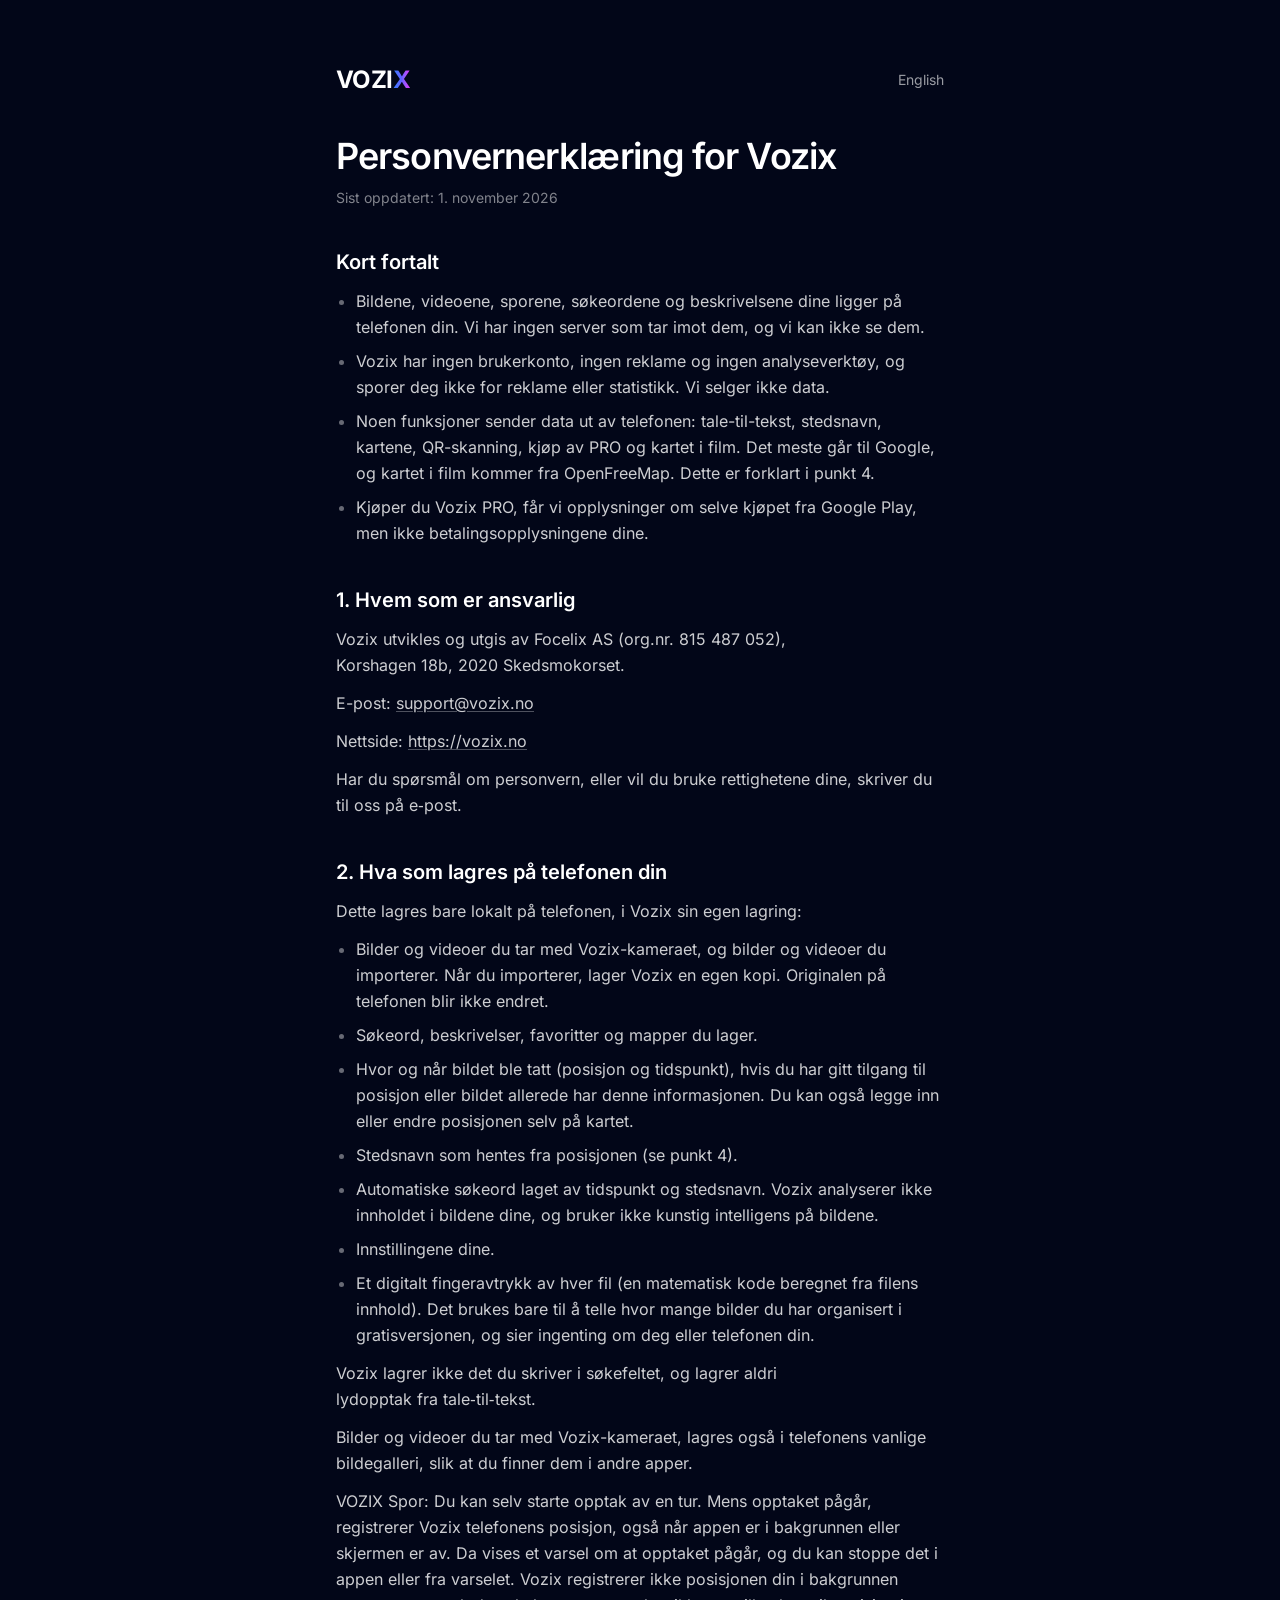
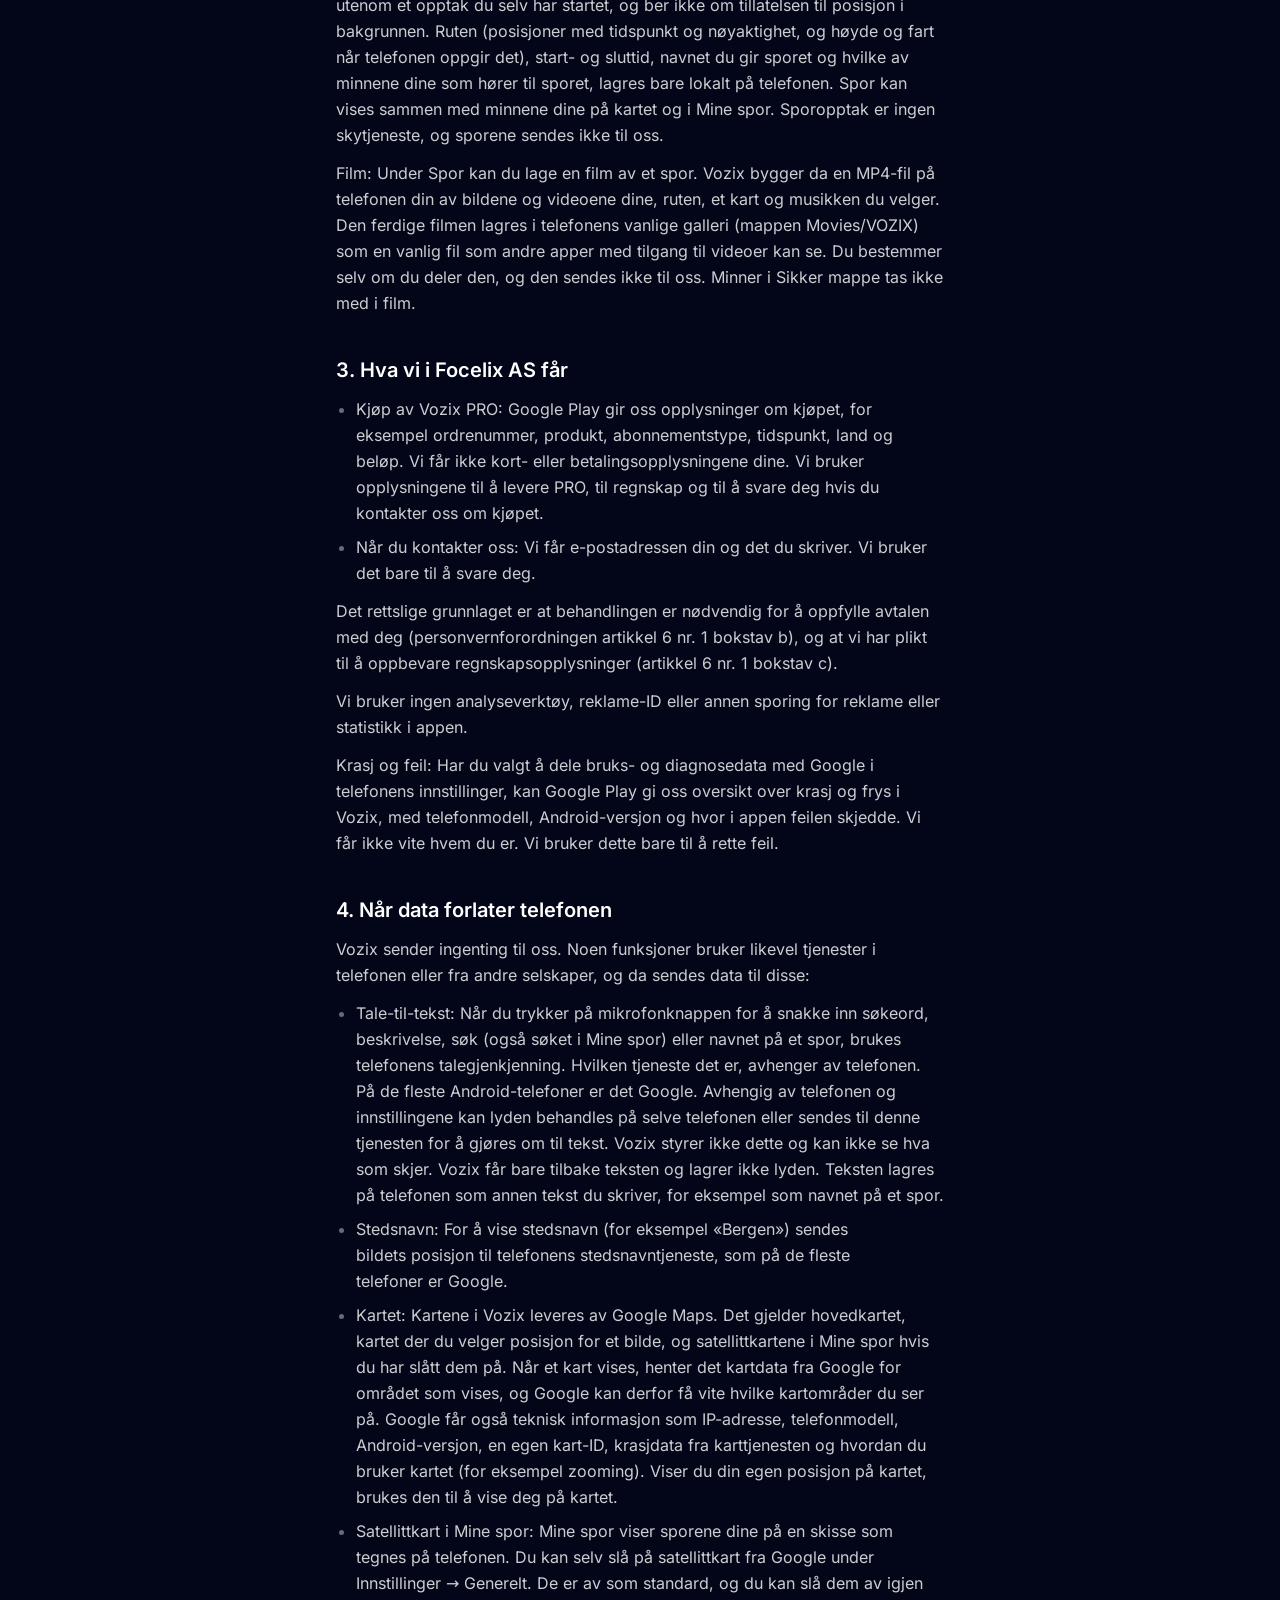
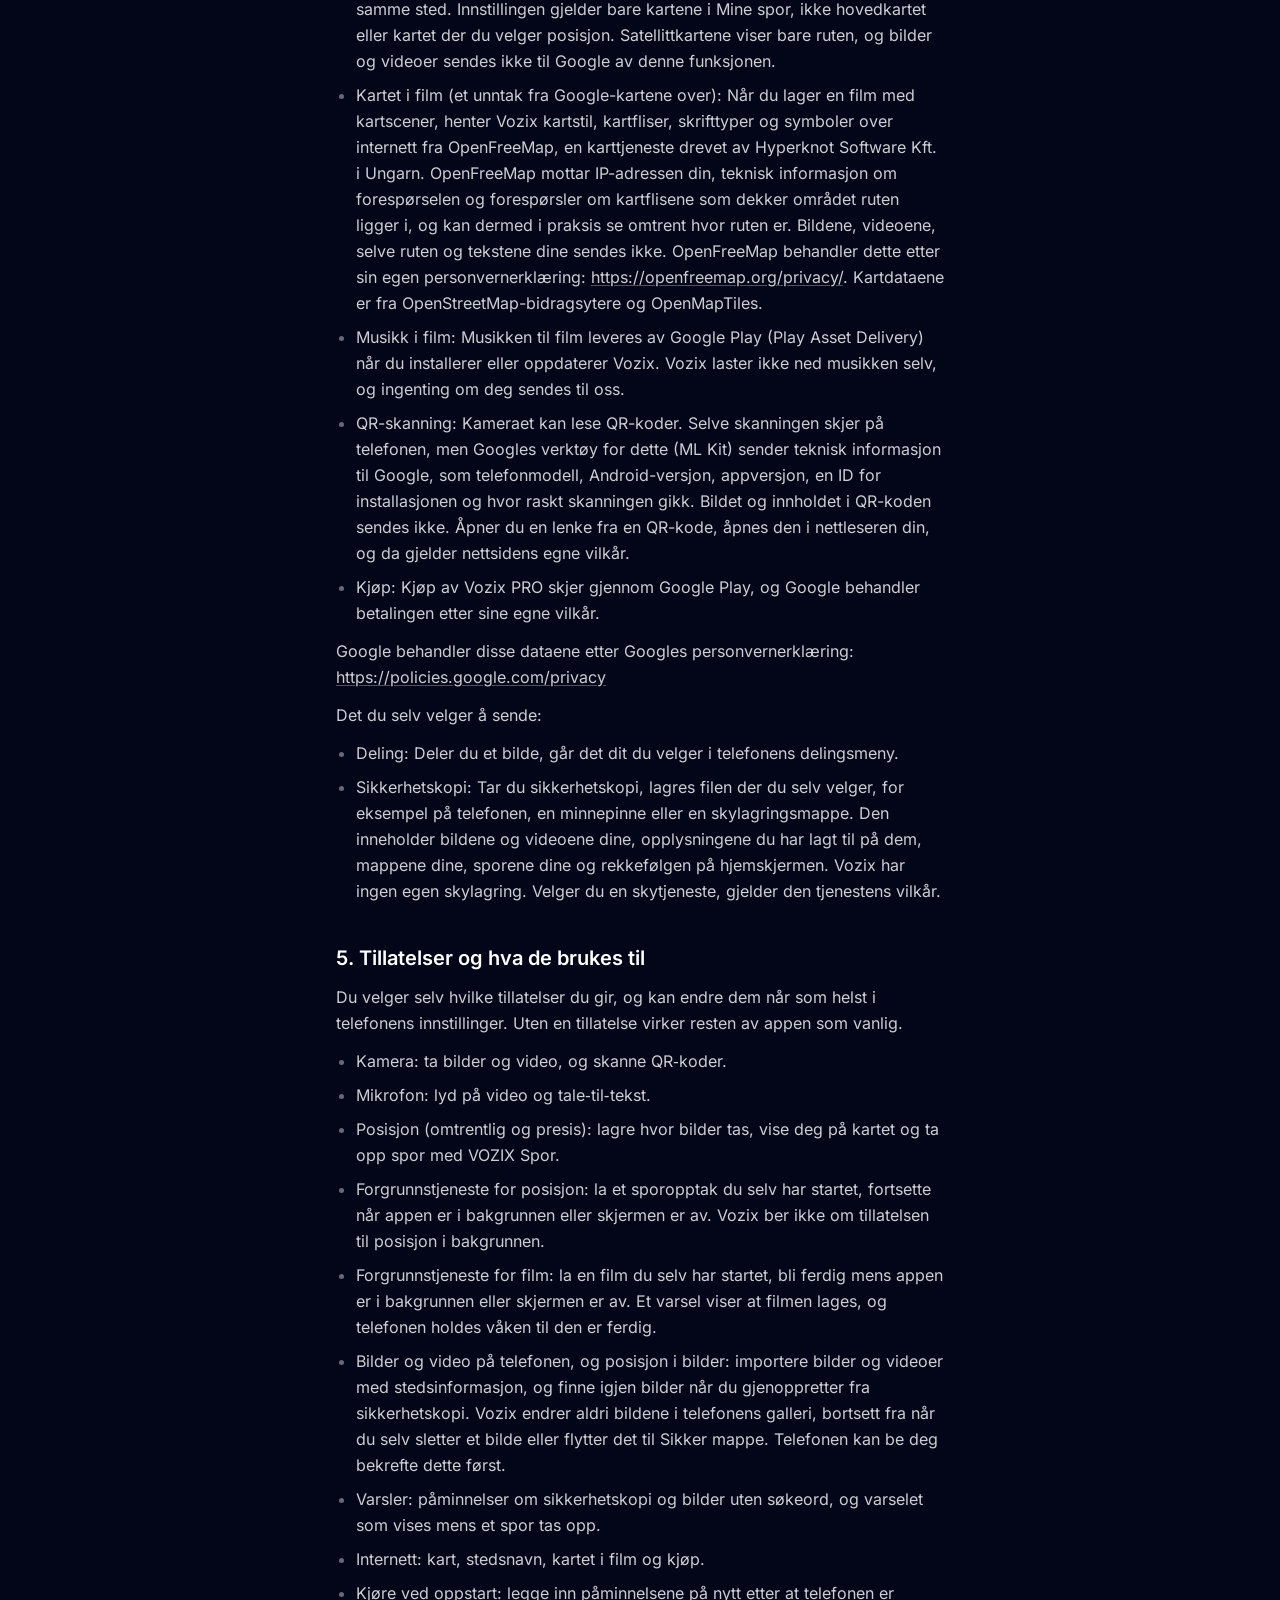
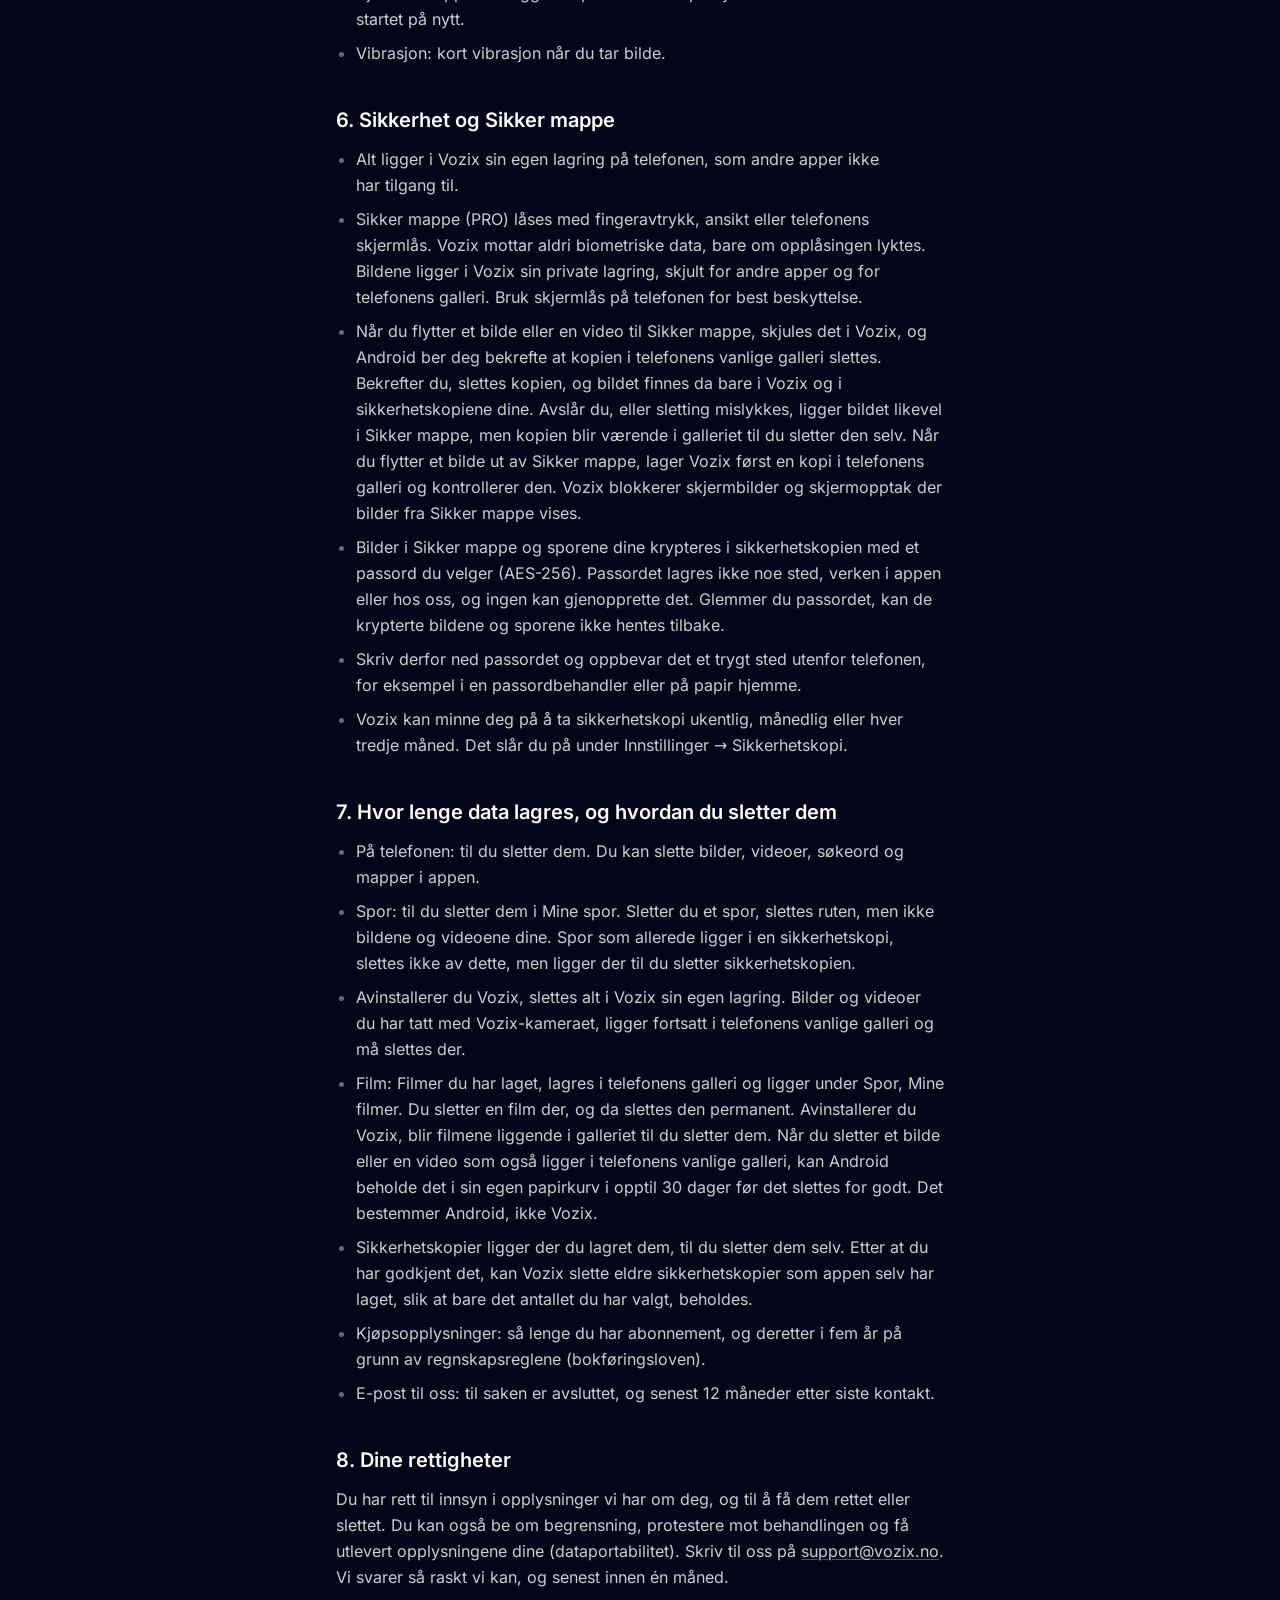
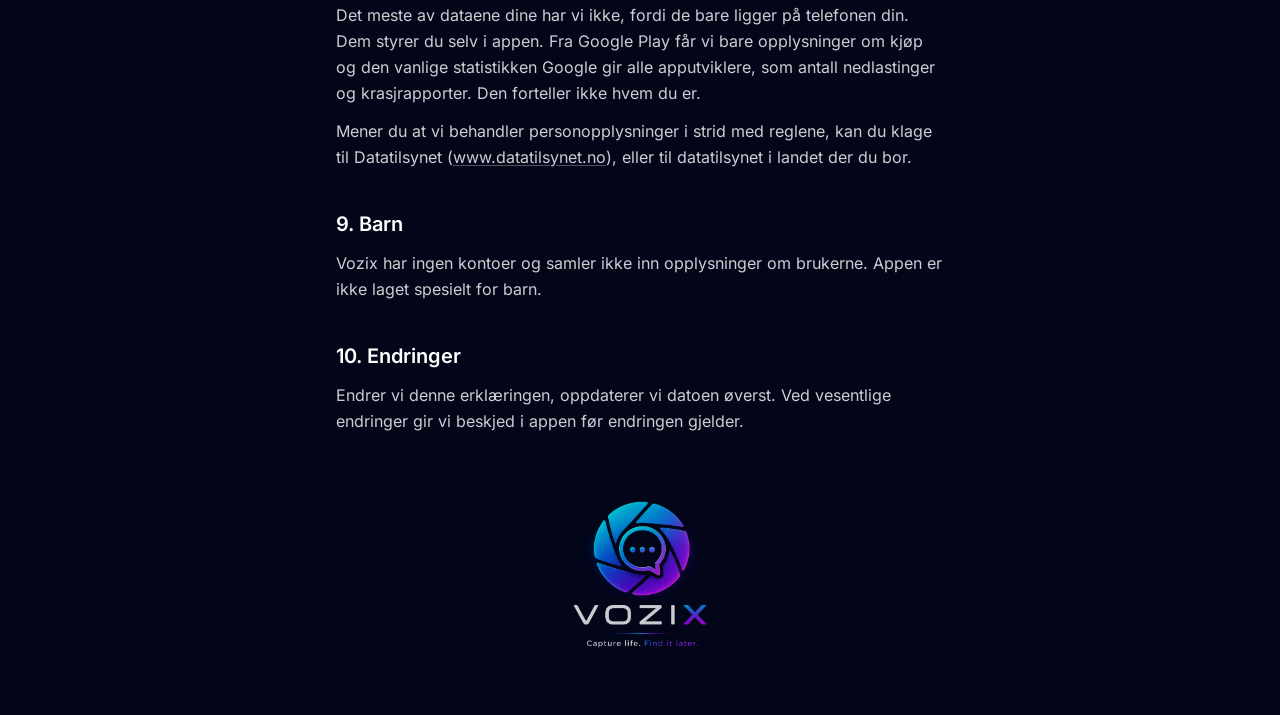
<file: personvern/index.html>
<!DOCTYPE html><html lang="nb"><head><meta charset="utf-8"><link rel="icon" type="image/svg+xml" href="/favicon.svg"><meta name="viewport" content="width=device-width"><meta name="generator" content="Astro v7.3.5"><title>Personvernerklæring for Vozix | Vozix</title><link rel="stylesheet" href="/_astro/LegalPage.CpqFaHYq.css"><link rel="stylesheet" href="/_astro/global.CralrcRG.css"></head><body class="font-sans bg-slate-950 text-white antialiased overflow-x-hidden"><main class="legal mx-auto max-w-2xl px-5 pb-16 pt-10 sm:px-8 sm:pt-16" data-astro-cid-waosa6pj><div class="mb-10 flex items-center justify-between" data-astro-cid-waosa6pj><a href="/" aria-label="Vozix" data-astro-cid-waosa6pj><span class="inline-flex items-baseline font-bold tracking-tight text-2xl"><span class="text-white">VOZI</span><span class="bg-gradient-to-r from-blue-500 via-indigo-500 to-fuchsia-500 bg-clip-text text-transparent">X</span></span></a><a href="/en/privacy" class="text-sm text-white/60 hover:text-white" data-astro-cid-waosa6pj>English</a></div><h1 class="text-3xl font-semibold tracking-tight sm:text-4xl" data-astro-cid-waosa6pj>Personvernerklæring for Vozix</h1><p class="mt-3 text-sm text-white/50" data-astro-cid-waosa6pj>Sist oppdatert: 1. november 2026</p><h2 class="mt-10 text-lg font-semibold sm:text-xl" data-astro-cid-waosa6pj>Kort fortalt</h2><ul class="mt-3 list-disc space-y-2 pl-5 leading-relaxed text-white/80 marker:text-white/40" data-astro-cid-waosa6pj><li data-astro-cid-waosa6pj>Bildene, videoene, sporene, søkeordene og beskrivelsene dine ligger på telefonen din. Vi har ingen server som tar imot dem, og vi kan ikke se dem.</li><li data-astro-cid-waosa6pj>Vozix har ingen brukerkonto, ingen reklame og ingen analyseverktøy, og sporer deg ikke for reklame eller statistikk. Vi selger ikke data.</li><li data-astro-cid-waosa6pj>Noen funksjoner sender data ut av telefonen: tale-til-tekst, stedsnavn, kartene, QR-skanning, kjøp av PRO og kartet i film. Det meste går til Google, og kartet i film kommer fra OpenFreeMap. Dette er forklart i punkt 4.</li><li data-astro-cid-waosa6pj>Kjøper du Vozix PRO, får vi opplysninger om selve kjøpet fra Google Play, men ikke betalingsopplysningene dine.</li></ul><h2 class="mt-10 text-lg font-semibold sm:text-xl" data-astro-cid-waosa6pj>1. Hvem som er ansvarlig</h2><p class="mt-3 leading-relaxed text-white/80" data-astro-cid-waosa6pj>Vozix utvikles og utgis av Focelix AS (org.nr. 815 487 052), Korshagen 18b, 2020 Skedsmokorset.</p><p class="mt-3 leading-relaxed text-white/80" data-astro-cid-waosa6pj>E-post: <a href="mailto:support@vozix.no" class="underline decoration-white/30 underline-offset-2 hover:decoration-white">support@vozix.no</a></p><p class="mt-3 leading-relaxed text-white/80" data-astro-cid-waosa6pj>Nettside: <a href="https://vozix.no" class="underline decoration-white/30 underline-offset-2 hover:decoration-white" rel="noopener">https://vozix.no</a></p><p class="mt-3 leading-relaxed text-white/80" data-astro-cid-waosa6pj>Har du spørsmål om personvern, eller vil du bruke rettighetene dine, skriver du til oss på e‑post.</p><h2 class="mt-10 text-lg font-semibold sm:text-xl" data-astro-cid-waosa6pj>2. Hva som lagres på telefonen din</h2><p class="mt-3 leading-relaxed text-white/80" data-astro-cid-waosa6pj>Dette lagres bare lokalt på telefonen, i Vozix sin egen lagring:</p><ul class="mt-3 list-disc space-y-2 pl-5 leading-relaxed text-white/80 marker:text-white/40" data-astro-cid-waosa6pj><li data-astro-cid-waosa6pj>Bilder og videoer du tar med Vozix-kameraet, og bilder og videoer du importerer. Når du importerer, lager Vozix en egen kopi. Originalen på telefonen blir ikke endret.</li><li data-astro-cid-waosa6pj>Søkeord, beskrivelser, favoritter og mapper du lager.</li><li data-astro-cid-waosa6pj>Hvor og når bildet ble tatt (posisjon og tidspunkt), hvis du har gitt tilgang til posisjon eller bildet allerede har denne informasjonen. Du kan også legge inn eller endre posisjonen selv på kartet.</li><li data-astro-cid-waosa6pj>Stedsnavn som hentes fra posisjonen (se punkt 4).</li><li data-astro-cid-waosa6pj>Automatiske søkeord laget av tidspunkt og stedsnavn. Vozix analyserer ikke innholdet i bildene dine, og bruker ikke kunstig intelligens på bildene.</li><li data-astro-cid-waosa6pj>Innstillingene dine.</li><li data-astro-cid-waosa6pj>Et digitalt fingeravtrykk av hver fil (en matematisk kode beregnet fra filens innhold). Det brukes bare til å telle hvor mange bilder du har organisert i gratisversjonen, og sier ingenting om deg eller telefonen din.</li></ul><p class="mt-3 leading-relaxed text-white/80" data-astro-cid-waosa6pj>Vozix lagrer ikke det du skriver i søkefeltet, og lagrer aldri lydopptak fra tale‑til‑tekst.</p><p class="mt-3 leading-relaxed text-white/80" data-astro-cid-waosa6pj>Bilder og videoer du tar med Vozix-kameraet, lagres også i telefonens vanlige bildegalleri, slik at du finner dem i andre apper.</p><p class="mt-3 leading-relaxed text-white/80" data-astro-cid-waosa6pj>VOZIX Spor: Du kan selv starte opptak av en tur. Mens opptaket pågår, registrerer Vozix telefonens posisjon, også når appen er i bakgrunnen eller skjermen er av. Da vises et varsel om at opptaket pågår, og du kan stoppe det i appen eller fra varselet. Vozix registrerer ikke posisjonen din i bakgrunnen utenom et opptak du selv har startet, og ber ikke om tillatelsen til posisjon i bakgrunnen. Ruten (posisjoner med tidspunkt og nøyaktighet, og høyde og fart når telefonen oppgir det), start- og sluttid, navnet du gir sporet og hvilke av minnene dine som hører til sporet, lagres bare lokalt på telefonen. Spor kan vises sammen med minnene dine på kartet og i Mine spor. Sporopptak er ingen skytjeneste, og sporene sendes ikke til oss.</p><p class="mt-3 leading-relaxed text-white/80" data-astro-cid-waosa6pj>Film: Under Spor kan du lage en film av et spor. Vozix bygger da en MP4-fil på telefonen din av bildene og videoene dine, ruten, et kart og musikken du velger. Den ferdige filmen lagres i telefonens vanlige galleri (mappen Movies/VOZIX) som en vanlig fil som andre apper med tilgang til videoer kan se. Du bestemmer selv om du deler den, og den sendes ikke til oss. Minner i Sikker mappe tas ikke med i film.</p><h2 class="mt-10 text-lg font-semibold sm:text-xl" data-astro-cid-waosa6pj>3. Hva vi i Focelix AS får</h2><ul class="mt-3 list-disc space-y-2 pl-5 leading-relaxed text-white/80 marker:text-white/40" data-astro-cid-waosa6pj><li data-astro-cid-waosa6pj>Kjøp av Vozix PRO: Google Play gir oss opplysninger om kjøpet, for eksempel ordrenummer, produkt, abonnementstype, tidspunkt, land og beløp. Vi får ikke kort- eller betalingsopplysningene dine. Vi bruker opplysningene til å levere PRO, til regnskap og til å svare deg hvis du kontakter oss om kjøpet.</li><li data-astro-cid-waosa6pj>Når du kontakter oss: Vi får e-postadressen din og det du skriver. Vi bruker det bare til å svare deg.</li></ul><p class="mt-3 leading-relaxed text-white/80" data-astro-cid-waosa6pj>Det rettslige grunnlaget er at behandlingen er nødvendig for å oppfylle avtalen med deg (personvernforordningen artikkel 6 nr. 1 bokstav b), og at vi har plikt til å oppbevare regnskapsopplysninger (artikkel 6 nr. 1 bokstav c).</p><p class="mt-3 leading-relaxed text-white/80" data-astro-cid-waosa6pj>Vi bruker ingen analyseverktøy, reklame-ID eller annen sporing for reklame eller statistikk i appen.</p><p class="mt-3 leading-relaxed text-white/80" data-astro-cid-waosa6pj>Krasj og feil: Har du valgt å dele bruks- og diagnosedata med Google i telefonens innstillinger, kan Google Play gi oss oversikt over krasj og frys i Vozix, med telefonmodell, Android-versjon og hvor i appen feilen skjedde. Vi får ikke vite hvem du er. Vi bruker dette bare til å rette feil.</p><h2 class="mt-10 text-lg font-semibold sm:text-xl" data-astro-cid-waosa6pj>4. Når data forlater telefonen</h2><p class="mt-3 leading-relaxed text-white/80" data-astro-cid-waosa6pj>Vozix sender ingenting til oss. Noen funksjoner bruker likevel tjenester i telefonen eller fra andre selskaper, og da sendes data til disse:</p><ul class="mt-3 list-disc space-y-2 pl-5 leading-relaxed text-white/80 marker:text-white/40" data-astro-cid-waosa6pj><li data-astro-cid-waosa6pj>Tale-til-tekst: Når du trykker på mikrofonknappen for å snakke inn søkeord, beskrivelse, søk (også søket i Mine spor) eller navnet på et spor, brukes telefonens talegjenkjenning. Hvilken tjeneste det er, avhenger av telefonen. På de fleste Android-telefoner er det Google. Avhengig av telefonen og innstillingene kan lyden behandles på selve telefonen eller sendes til denne tjenesten for å gjøres om til tekst. Vozix styrer ikke dette og kan ikke se hva som skjer. Vozix får bare tilbake teksten og lagrer ikke lyden. Teksten lagres på telefonen som annen tekst du skriver, for eksempel som navnet på et spor.</li><li data-astro-cid-waosa6pj>Stedsnavn: For å vise stedsnavn (for eksempel «Bergen») sendes bildets posisjon til telefonens stedsnavntjeneste, som på de fleste telefoner er Google.</li><li data-astro-cid-waosa6pj>Kartet: Kartene i Vozix leveres av Google Maps. Det gjelder hovedkartet, kartet der du velger posisjon for et bilde, og satellittkartene i Mine spor hvis du har slått dem på. Når et kart vises, henter det kartdata fra Google for området som vises, og Google kan derfor få vite hvilke kartområder du ser på. Google får også teknisk informasjon som IP-adresse, telefonmodell, Android-versjon, en egen kart-ID, krasjdata fra karttjenesten og hvordan du bruker kartet (for eksempel zooming). Viser du din egen posisjon på kartet, brukes den til å vise deg på kartet.</li><li data-astro-cid-waosa6pj>Satellittkart i Mine spor: Mine spor viser sporene dine på en skisse som tegnes på telefonen. Du kan selv slå på satellittkart fra Google under Innstillinger → Generelt. De er av som standard, og du kan slå dem av igjen samme sted. Innstillingen gjelder bare kartene i Mine spor, ikke hovedkartet eller kartet der du velger posisjon. Satellittkartene viser bare ruten, og bilder og videoer sendes ikke til Google av denne funksjonen.</li><li data-astro-cid-waosa6pj>Kartet i film (et unntak fra Google-kartene over): Når du lager en film med kartscener, henter Vozix kartstil, kartfliser, skrifttyper og symboler over internett fra OpenFreeMap, en karttjeneste drevet av Hyperknot Software Kft. i Ungarn. OpenFreeMap mottar IP-adressen din, teknisk informasjon om forespørselen og forespørsler om kartflisene som dekker området ruten ligger i, og kan dermed i praksis se omtrent hvor ruten er. Bildene, videoene, selve ruten og tekstene dine sendes ikke. OpenFreeMap behandler dette etter sin egen personvernerklæring: <a href="https://openfreemap.org/privacy/" class="underline decoration-white/30 underline-offset-2 hover:decoration-white" rel="noopener">https://openfreemap.org/privacy/</a>. Kartdataene er fra OpenStreetMap-bidragsytere og OpenMapTiles.</li><li data-astro-cid-waosa6pj>Musikk i film: Musikken til film leveres av Google Play (Play Asset Delivery) når du installerer eller oppdaterer Vozix. Vozix laster ikke ned musikken selv, og ingenting om deg sendes til oss.</li><li data-astro-cid-waosa6pj>QR-skanning: Kameraet kan lese QR-koder. Selve skanningen skjer på telefonen, men Googles verktøy for dette (ML Kit) sender teknisk informasjon til Google, som telefonmodell, Android-versjon, appversjon, en ID for installasjonen og hvor raskt skanningen gikk. Bildet og innholdet i QR-koden sendes ikke. Åpner du en lenke fra en QR-kode, åpnes den i nettleseren din, og da gjelder nettsidens egne vilkår.</li><li data-astro-cid-waosa6pj>Kjøp: Kjøp av Vozix PRO skjer gjennom Google Play, og Google behandler betalingen etter sine egne vilkår.</li></ul><p class="mt-3 leading-relaxed text-white/80" data-astro-cid-waosa6pj>Google behandler disse dataene etter Googles personvernerklæring: <a href="https://policies.google.com/privacy" class="underline decoration-white/30 underline-offset-2 hover:decoration-white" rel="noopener">https://policies.google.com/privacy</a></p><p class="mt-3 leading-relaxed text-white/80" data-astro-cid-waosa6pj>Det du selv velger å sende:</p><ul class="mt-3 list-disc space-y-2 pl-5 leading-relaxed text-white/80 marker:text-white/40" data-astro-cid-waosa6pj><li data-astro-cid-waosa6pj>Deling: Deler du et bilde, går det dit du velger i telefonens delingsmeny.</li><li data-astro-cid-waosa6pj>Sikkerhetskopi: Tar du sikkerhetskopi, lagres filen der du selv velger, for eksempel på telefonen, en minnepinne eller en skylagringsmappe. Den inneholder bildene og videoene dine, opplysningene du har lagt til på dem, mappene dine, sporene dine og rekkefølgen på hjemskjermen. Vozix har ingen egen skylagring. Velger du en skytjeneste, gjelder den tjenestens vilkår.</li></ul><h2 class="mt-10 text-lg font-semibold sm:text-xl" data-astro-cid-waosa6pj>5. Tillatelser og hva de brukes til</h2><p class="mt-3 leading-relaxed text-white/80" data-astro-cid-waosa6pj>Du velger selv hvilke tillatelser du gir, og kan endre dem når som helst i telefonens innstillinger. Uten en tillatelse virker resten av appen som vanlig.</p><ul class="mt-3 list-disc space-y-2 pl-5 leading-relaxed text-white/80 marker:text-white/40" data-astro-cid-waosa6pj><li data-astro-cid-waosa6pj>Kamera: ta bilder og video, og skanne QR‑koder.</li><li data-astro-cid-waosa6pj>Mikrofon: lyd på video og tale‑til‑tekst.</li><li data-astro-cid-waosa6pj>Posisjon (omtrentlig og presis): lagre hvor bilder tas, vise deg på kartet og ta opp spor med VOZIX Spor.</li><li data-astro-cid-waosa6pj>Forgrunnstjeneste for posisjon: la et sporopptak du selv har startet, fortsette når appen er i bakgrunnen eller skjermen er av. Vozix ber ikke om tillatelsen til posisjon i bakgrunnen.</li><li data-astro-cid-waosa6pj>Forgrunnstjeneste for film: la en film du selv har startet, bli ferdig mens appen er i bakgrunnen eller skjermen er av. Et varsel viser at filmen lages, og telefonen holdes våken til den er ferdig.</li><li data-astro-cid-waosa6pj>Bilder og video på telefonen, og posisjon i bilder: importere bilder og videoer med stedsinformasjon, og finne igjen bilder når du gjenoppretter fra sikkerhetskopi. Vozix endrer aldri bildene i telefonens galleri, bortsett fra når du selv sletter et bilde eller flytter det til Sikker mappe. Telefonen kan be deg bekrefte dette først.</li><li data-astro-cid-waosa6pj>Varsler: påminnelser om sikkerhetskopi og bilder uten søkeord, og varselet som vises mens et spor tas opp.</li><li data-astro-cid-waosa6pj>Internett: kart, stedsnavn, kartet i film og kjøp.</li><li data-astro-cid-waosa6pj>Kjøre ved oppstart: legge inn påminnelsene på nytt etter at telefonen er startet på nytt.</li><li data-astro-cid-waosa6pj>Vibrasjon: kort vibrasjon når du tar bilde.</li></ul><h2 class="mt-10 text-lg font-semibold sm:text-xl" data-astro-cid-waosa6pj>6. Sikkerhet og Sikker mappe</h2><ul class="mt-3 list-disc space-y-2 pl-5 leading-relaxed text-white/80 marker:text-white/40" data-astro-cid-waosa6pj><li data-astro-cid-waosa6pj>Alt ligger i Vozix sin egen lagring på telefonen, som andre apper ikke har tilgang til.</li><li data-astro-cid-waosa6pj>Sikker mappe (PRO) låses med fingeravtrykk, ansikt eller telefonens skjermlås. Vozix mottar aldri biometriske data, bare om opplåsingen lyktes. Bildene ligger i Vozix sin private lagring, skjult for andre apper og for telefonens galleri. Bruk skjermlås på telefonen for best beskyttelse.</li><li data-astro-cid-waosa6pj>Når du flytter et bilde eller en video til Sikker mappe, skjules det i Vozix, og Android ber deg bekrefte at kopien i telefonens vanlige galleri slettes. Bekrefter du, slettes kopien, og bildet finnes da bare i Vozix og i sikkerhetskopiene dine. Avslår du, eller sletting mislykkes, ligger bildet likevel i Sikker mappe, men kopien blir værende i galleriet til du sletter den selv. Når du flytter et bilde ut av Sikker mappe, lager Vozix først en kopi i telefonens galleri og kontrollerer den. Vozix blokkerer skjermbilder og skjermopptak der bilder fra Sikker mappe vises.</li><li data-astro-cid-waosa6pj>Bilder i Sikker mappe og sporene dine krypteres i sikkerhetskopien med et passord du velger (AES-256). Passordet lagres ikke noe sted, verken i appen eller hos oss, og ingen kan gjenopprette det. Glemmer du passordet, kan de krypterte bildene og sporene ikke hentes tilbake.</li><li data-astro-cid-waosa6pj>Skriv derfor ned passordet og oppbevar det et trygt sted utenfor telefonen, for eksempel i en passordbehandler eller på papir hjemme.</li><li data-astro-cid-waosa6pj>Vozix kan minne deg på å ta sikkerhetskopi ukentlig, månedlig eller hver tredje måned. Det slår du på under Innstillinger → Sikkerhetskopi.</li></ul><h2 class="mt-10 text-lg font-semibold sm:text-xl" data-astro-cid-waosa6pj>7. Hvor lenge data lagres, og hvordan du sletter dem</h2><ul class="mt-3 list-disc space-y-2 pl-5 leading-relaxed text-white/80 marker:text-white/40" data-astro-cid-waosa6pj><li data-astro-cid-waosa6pj>På telefonen: til du sletter dem. Du kan slette bilder, videoer, søkeord og mapper i appen.</li><li data-astro-cid-waosa6pj>Spor: til du sletter dem i Mine spor. Sletter du et spor, slettes ruten, men ikke bildene og videoene dine. Spor som allerede ligger i en sikkerhetskopi, slettes ikke av dette, men ligger der til du sletter sikkerhetskopien.</li><li data-astro-cid-waosa6pj>Avinstallerer du Vozix, slettes alt i Vozix sin egen lagring. Bilder og videoer du har tatt med Vozix-kameraet, ligger fortsatt i telefonens vanlige galleri og må slettes der.</li><li data-astro-cid-waosa6pj>Film: Filmer du har laget, lagres i telefonens galleri og ligger under Spor, Mine filmer. Du sletter en film der, og da slettes den permanent. Avinstallerer du Vozix, blir filmene liggende i galleriet til du sletter dem. Når du sletter et bilde eller en video som også ligger i telefonens vanlige galleri, kan Android beholde det i sin egen papirkurv i opptil 30 dager før det slettes for godt. Det bestemmer Android, ikke Vozix.</li><li data-astro-cid-waosa6pj>Sikkerhetskopier ligger der du lagret dem, til du sletter dem selv. Etter at du har godkjent det, kan Vozix slette eldre sikkerhetskopier som appen selv har laget, slik at bare det antallet du har valgt, beholdes.</li><li data-astro-cid-waosa6pj>Kjøpsopplysninger: så lenge du har abonnement, og deretter i fem år på grunn av regnskapsreglene (bokføringsloven).</li><li data-astro-cid-waosa6pj>E-post til oss: til saken er avsluttet, og senest 12 måneder etter siste kontakt.</li></ul><h2 class="mt-10 text-lg font-semibold sm:text-xl" data-astro-cid-waosa6pj>8. Dine rettigheter</h2><p class="mt-3 leading-relaxed text-white/80" data-astro-cid-waosa6pj>Du har rett til innsyn i opplysninger vi har om deg, og til å få dem rettet eller slettet. Du kan også be om begrensning, protestere mot behandlingen og få utlevert opplysningene dine (dataportabilitet). Skriv til oss på <a href="mailto:support@vozix.no" class="underline decoration-white/30 underline-offset-2 hover:decoration-white">support@vozix.no</a>. Vi svarer så raskt vi kan, og senest innen én måned.</p><p class="mt-3 leading-relaxed text-white/80" data-astro-cid-waosa6pj>Det meste av dataene dine har vi ikke, fordi de bare ligger på telefonen din. Dem styrer du selv i appen. Fra Google Play får vi bare opplysninger om kjøp og den vanlige statistikken Google gir alle apputviklere, som antall nedlastinger og krasjrapporter. Den forteller ikke hvem du er.</p><p class="mt-3 leading-relaxed text-white/80" data-astro-cid-waosa6pj>Mener du at vi behandler personopplysninger i strid med reglene, kan du klage til Datatilsynet (<a href="https://www.datatilsynet.no" class="underline decoration-white/30 underline-offset-2 hover:decoration-white" rel="noopener">www.datatilsynet.no</a>), eller til datatilsynet i landet der du bor.</p><h2 class="mt-10 text-lg font-semibold sm:text-xl" data-astro-cid-waosa6pj>9. Barn</h2><p class="mt-3 leading-relaxed text-white/80" data-astro-cid-waosa6pj>Vozix har ingen kontoer og samler ikke inn opplysninger om brukerne. Appen er ikke laget spesielt for barn.</p><h2 class="mt-10 text-lg font-semibold sm:text-xl" data-astro-cid-waosa6pj>10. Endringer</h2><p class="mt-3 leading-relaxed text-white/80" data-astro-cid-waosa6pj>Endrer vi denne erklæringen, oppdaterer vi datoen øverst. Ved vesentlige endringer gir vi beskjed i appen før endringen gjelder.</p><img src="/assets/logo/vozix-logo-transparent-slogan.png" alt="" width="140" class="mx-auto mt-16 h-auto w-[140px] opacity-80" loading="lazy" data-astro-cid-waosa6pj></main></body></html>
</file>
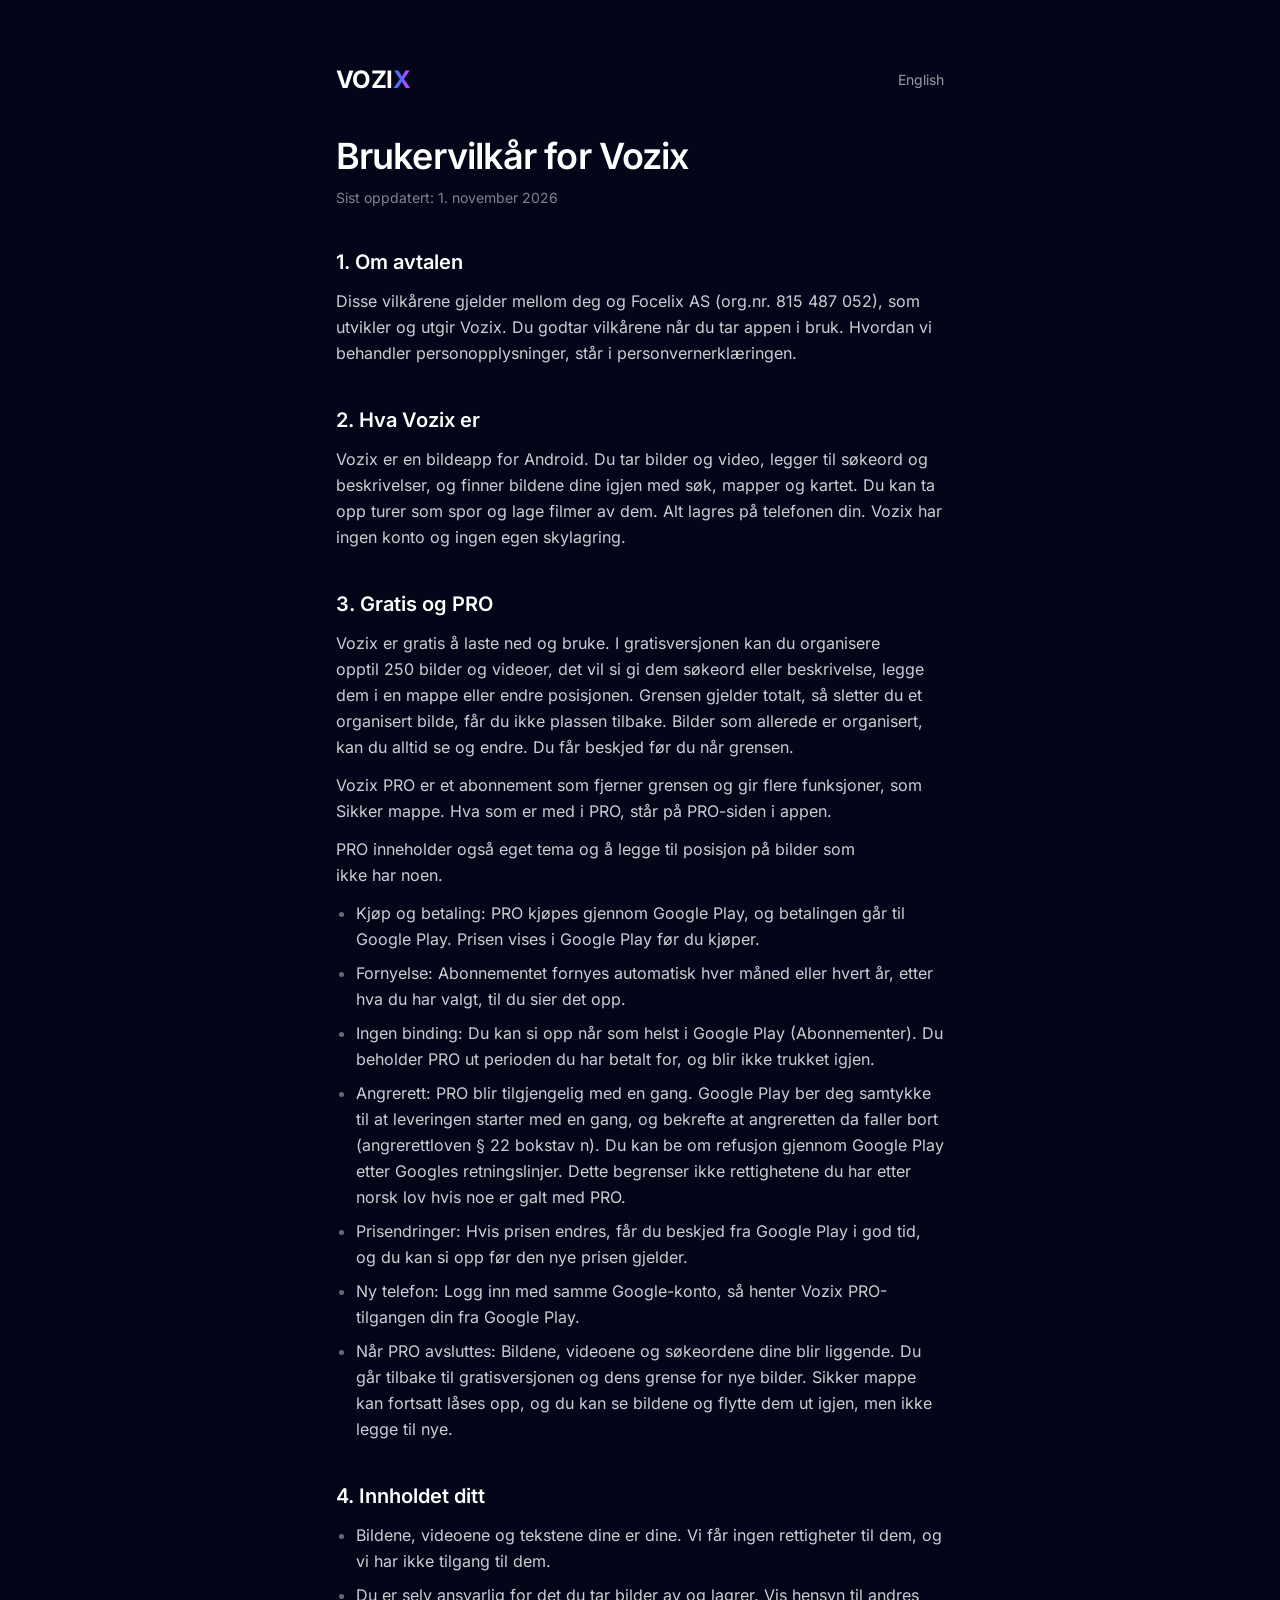
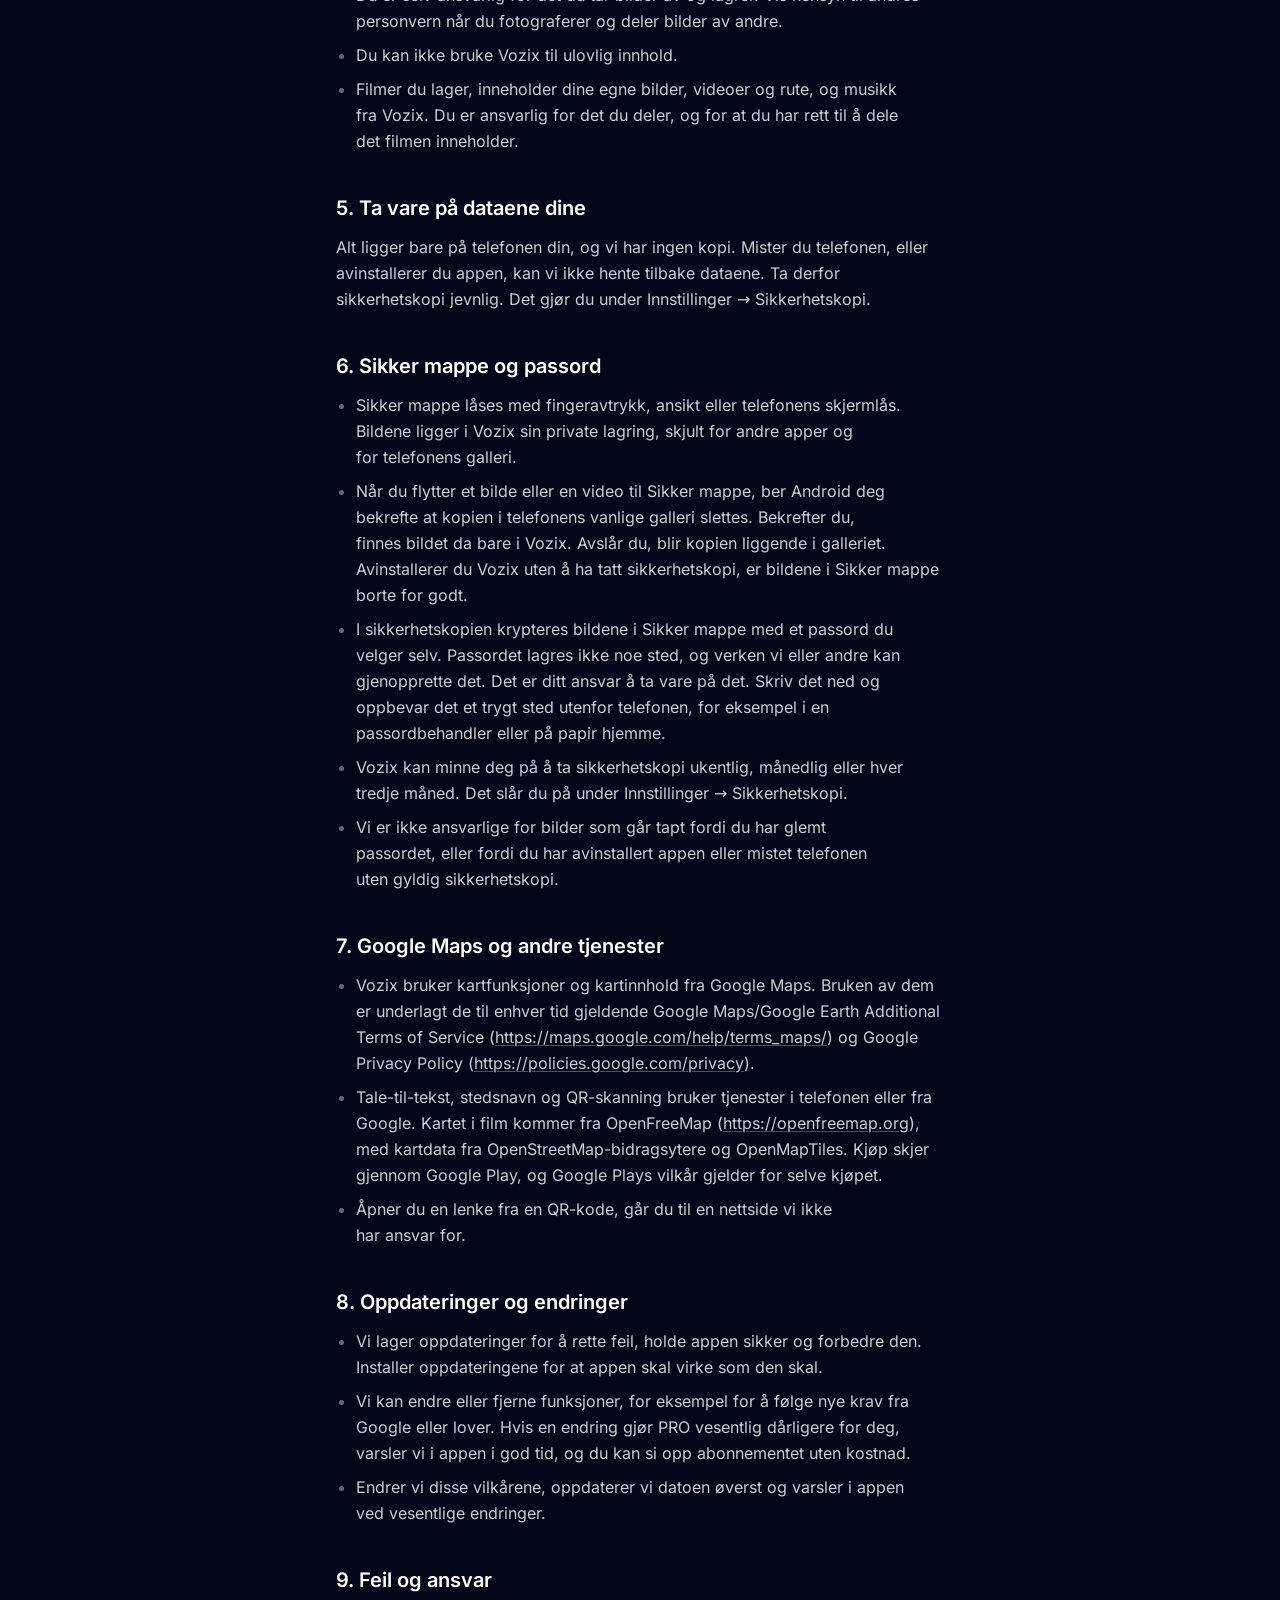
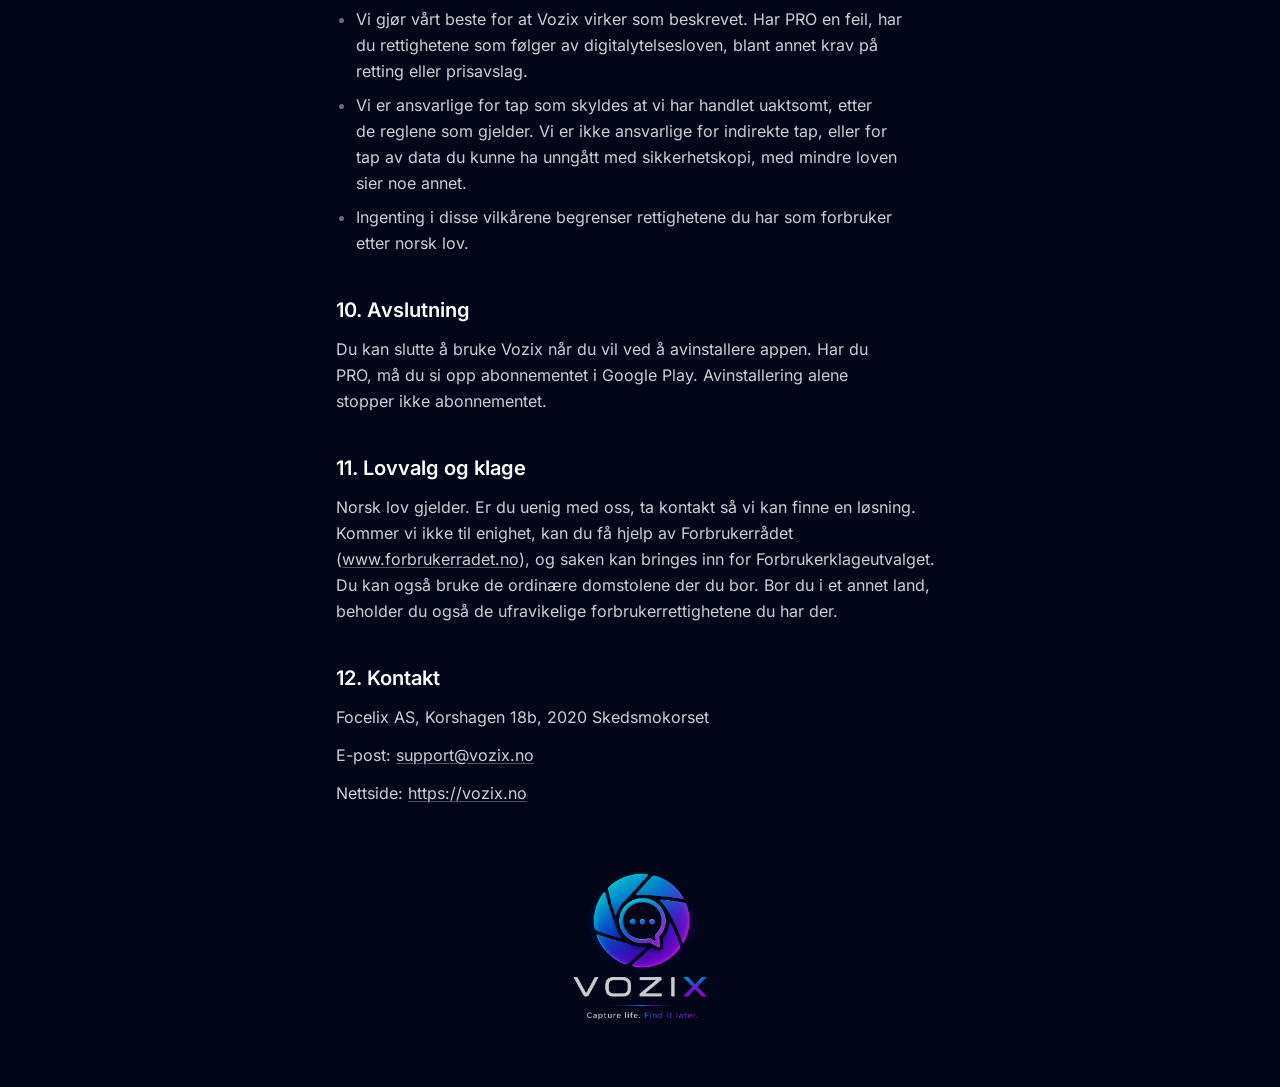
<file: vilkar/index.html>
<!DOCTYPE html><html lang="nb"><head><meta charset="utf-8"><link rel="icon" type="image/svg+xml" href="/favicon.svg"><meta name="viewport" content="width=device-width"><meta name="generator" content="Astro v7.3.5"><title>Brukervilkår for Vozix | Vozix</title><link rel="stylesheet" href="/_astro/LegalPage.CpqFaHYq.css"><link rel="stylesheet" href="/_astro/global.CralrcRG.css"></head><body class="font-sans bg-slate-950 text-white antialiased overflow-x-hidden"><main class="legal mx-auto max-w-2xl px-5 pb-16 pt-10 sm:px-8 sm:pt-16" data-astro-cid-waosa6pj><div class="mb-10 flex items-center justify-between" data-astro-cid-waosa6pj><a href="/" aria-label="Vozix" data-astro-cid-waosa6pj><span class="inline-flex items-baseline font-bold tracking-tight text-2xl"><span class="text-white">VOZI</span><span class="bg-gradient-to-r from-blue-500 via-indigo-500 to-fuchsia-500 bg-clip-text text-transparent">X</span></span></a><a href="/en/terms" class="text-sm text-white/60 hover:text-white" data-astro-cid-waosa6pj>English</a></div><h1 class="text-3xl font-semibold tracking-tight sm:text-4xl" data-astro-cid-waosa6pj>Brukervilkår for Vozix</h1><p class="mt-3 text-sm text-white/50" data-astro-cid-waosa6pj>Sist oppdatert: 1. november 2026</p><h2 class="mt-10 text-lg font-semibold sm:text-xl" data-astro-cid-waosa6pj>1. Om avtalen</h2><p class="mt-3 leading-relaxed text-white/80" data-astro-cid-waosa6pj>Disse vilkårene gjelder mellom deg og Focelix AS (org.nr. 815 487 052), som utvikler og utgir Vozix. Du godtar vilkårene når du tar appen i bruk. Hvordan vi behandler personopplysninger, står i personvernerklæringen.</p><h2 class="mt-10 text-lg font-semibold sm:text-xl" data-astro-cid-waosa6pj>2. Hva Vozix er</h2><p class="mt-3 leading-relaxed text-white/80" data-astro-cid-waosa6pj>Vozix er en bildeapp for Android. Du tar bilder og video, legger til søkeord og beskrivelser, og finner bildene dine igjen med søk, mapper og kartet. Du kan ta opp turer som spor og lage filmer av dem. Alt lagres på telefonen din. Vozix har ingen konto og ingen egen skylagring.</p><h2 class="mt-10 text-lg font-semibold sm:text-xl" data-astro-cid-waosa6pj>3. Gratis og PRO</h2><p class="mt-3 leading-relaxed text-white/80" data-astro-cid-waosa6pj>Vozix er gratis å laste ned og bruke. I gratisversjonen kan du organisere opptil 250 bilder og videoer, det vil si gi dem søkeord eller beskrivelse, legge dem i en mappe eller endre posisjonen. Grensen gjelder totalt, så sletter du et organisert bilde, får du ikke plassen tilbake. Bilder som allerede er organisert, kan du alltid se og endre. Du får beskjed før du når grensen.</p><p class="mt-3 leading-relaxed text-white/80" data-astro-cid-waosa6pj>Vozix PRO er et abonnement som fjerner grensen og gir flere funksjoner, som Sikker mappe. Hva som er med i PRO, står på PRO-siden i appen.</p><p class="mt-3 leading-relaxed text-white/80" data-astro-cid-waosa6pj>PRO inneholder også eget tema og å legge til posisjon på bilder som ikke har noen.</p><ul class="mt-3 list-disc space-y-2 pl-5 leading-relaxed text-white/80 marker:text-white/40" data-astro-cid-waosa6pj><li data-astro-cid-waosa6pj>Kjøp og betaling: PRO kjøpes gjennom Google Play, og betalingen går til Google Play. Prisen vises i Google Play før du kjøper.</li><li data-astro-cid-waosa6pj>Fornyelse: Abonnementet fornyes automatisk hver måned eller hvert år, etter hva du har valgt, til du sier det opp.</li><li data-astro-cid-waosa6pj>Ingen binding: Du kan si opp når som helst i Google Play (Abonnementer). Du beholder PRO ut perioden du har betalt for, og blir ikke trukket igjen.</li><li data-astro-cid-waosa6pj>Angrerett: PRO blir tilgjengelig med en gang. Google Play ber deg samtykke til at leveringen starter med en gang, og bekrefte at angreretten da faller bort (angrerettloven § 22 bokstav n). Du kan be om refusjon gjennom Google Play etter Googles retningslinjer. Dette begrenser ikke rettighetene du har etter norsk lov hvis noe er galt med PRO.</li><li data-astro-cid-waosa6pj>Prisendringer: Hvis prisen endres, får du beskjed fra Google Play i god tid, og du kan si opp før den nye prisen gjelder.</li><li data-astro-cid-waosa6pj>Ny telefon: Logg inn med samme Google-konto, så henter Vozix PRO-tilgangen din fra Google Play.</li><li data-astro-cid-waosa6pj>Når PRO avsluttes: Bildene, videoene og søkeordene dine blir liggende. Du går tilbake til gratisversjonen og dens grense for nye bilder. Sikker mappe kan fortsatt låses opp, og du kan se bildene og flytte dem ut igjen, men ikke legge til nye.</li></ul><h2 class="mt-10 text-lg font-semibold sm:text-xl" data-astro-cid-waosa6pj>4. Innholdet ditt</h2><ul class="mt-3 list-disc space-y-2 pl-5 leading-relaxed text-white/80 marker:text-white/40" data-astro-cid-waosa6pj><li data-astro-cid-waosa6pj>Bildene, videoene og tekstene dine er dine. Vi får ingen rettigheter til dem, og vi har ikke tilgang til dem.</li><li data-astro-cid-waosa6pj>Du er selv ansvarlig for det du tar bilder av og lagrer. Vis hensyn til andres personvern når du fotograferer og deler bilder av andre.</li><li data-astro-cid-waosa6pj>Du kan ikke bruke Vozix til ulovlig innhold.</li><li data-astro-cid-waosa6pj>Filmer du lager, inneholder dine egne bilder, videoer og rute, og musikk fra Vozix. Du er ansvarlig for det du deler, og for at du har rett til å dele det filmen inneholder.</li></ul><h2 class="mt-10 text-lg font-semibold sm:text-xl" data-astro-cid-waosa6pj>5. Ta vare på dataene dine</h2><p class="mt-3 leading-relaxed text-white/80" data-astro-cid-waosa6pj>Alt ligger bare på telefonen din, og vi har ingen kopi. Mister du telefonen, eller avinstallerer du appen, kan vi ikke hente tilbake dataene. Ta derfor sikkerhetskopi jevnlig. Det gjør du under Innstillinger → Sikkerhetskopi.</p><h2 class="mt-10 text-lg font-semibold sm:text-xl" data-astro-cid-waosa6pj>6. Sikker mappe og passord</h2><ul class="mt-3 list-disc space-y-2 pl-5 leading-relaxed text-white/80 marker:text-white/40" data-astro-cid-waosa6pj><li data-astro-cid-waosa6pj>Sikker mappe låses med fingeravtrykk, ansikt eller telefonens skjermlås. Bildene ligger i Vozix sin private lagring, skjult for andre apper og for telefonens galleri.</li><li data-astro-cid-waosa6pj>Når du flytter et bilde eller en video til Sikker mappe, ber Android deg bekrefte at kopien i telefonens vanlige galleri slettes. Bekrefter du, finnes bildet da bare i Vozix. Avslår du, blir kopien liggende i galleriet. Avinstallerer du Vozix uten å ha tatt sikkerhetskopi, er bildene i Sikker mappe borte for godt.</li><li data-astro-cid-waosa6pj>I sikkerhetskopien krypteres bildene i Sikker mappe med et passord du velger selv. Passordet lagres ikke noe sted, og verken vi eller andre kan gjenopprette det. Det er ditt ansvar å ta vare på det. Skriv det ned og oppbevar det et trygt sted utenfor telefonen, for eksempel i en passordbehandler eller på papir hjemme.</li><li data-astro-cid-waosa6pj>Vozix kan minne deg på å ta sikkerhetskopi ukentlig, månedlig eller hver tredje måned. Det slår du på under Innstillinger → Sikkerhetskopi.</li><li data-astro-cid-waosa6pj>Vi er ikke ansvarlige for bilder som går tapt fordi du har glemt passordet, eller fordi du har avinstallert appen eller mistet telefonen uten gyldig sikkerhetskopi.</li></ul><h2 class="mt-10 text-lg font-semibold sm:text-xl" data-astro-cid-waosa6pj>7. Google Maps og andre tjenester</h2><ul class="mt-3 list-disc space-y-2 pl-5 leading-relaxed text-white/80 marker:text-white/40" data-astro-cid-waosa6pj><li data-astro-cid-waosa6pj>Vozix bruker kartfunksjoner og kartinnhold fra Google Maps. Bruken av dem er underlagt de til enhver tid gjeldende Google Maps/Google Earth Additional Terms of Service (<a href="https://maps.google.com/help/terms_maps/" class="underline decoration-white/30 underline-offset-2 hover:decoration-white" rel="noopener">https://maps.google.com/help/terms_maps/</a>) og Google Privacy Policy (<a href="https://policies.google.com/privacy" class="underline decoration-white/30 underline-offset-2 hover:decoration-white" rel="noopener">https://policies.google.com/privacy</a>).</li><li data-astro-cid-waosa6pj>Tale-til-tekst, stedsnavn og QR-skanning bruker tjenester i telefonen eller fra Google. Kartet i film kommer fra OpenFreeMap (<a href="https://openfreemap.org" class="underline decoration-white/30 underline-offset-2 hover:decoration-white" rel="noopener">https://openfreemap.org</a>), med kartdata fra OpenStreetMap-bidragsytere og OpenMapTiles. Kjøp skjer gjennom Google Play, og Google Plays vilkår gjelder for selve kjøpet.</li><li data-astro-cid-waosa6pj>Åpner du en lenke fra en QR-kode, går du til en nettside vi ikke har ansvar for.</li></ul><h2 class="mt-10 text-lg font-semibold sm:text-xl" data-astro-cid-waosa6pj>8. Oppdateringer og endringer</h2><ul class="mt-3 list-disc space-y-2 pl-5 leading-relaxed text-white/80 marker:text-white/40" data-astro-cid-waosa6pj><li data-astro-cid-waosa6pj>Vi lager oppdateringer for å rette feil, holde appen sikker og forbedre den. Installer oppdateringene for at appen skal virke som den skal.</li><li data-astro-cid-waosa6pj>Vi kan endre eller fjerne funksjoner, for eksempel for å følge nye krav fra Google eller lover. Hvis en endring gjør PRO vesentlig dårligere for deg, varsler vi i appen i god tid, og du kan si opp abonnementet uten kostnad.</li><li data-astro-cid-waosa6pj>Endrer vi disse vilkårene, oppdaterer vi datoen øverst og varsler i appen ved vesentlige endringer.</li></ul><h2 class="mt-10 text-lg font-semibold sm:text-xl" data-astro-cid-waosa6pj>9. Feil og ansvar</h2><ul class="mt-3 list-disc space-y-2 pl-5 leading-relaxed text-white/80 marker:text-white/40" data-astro-cid-waosa6pj><li data-astro-cid-waosa6pj>Vi gjør vårt beste for at Vozix virker som beskrevet. Har PRO en feil, har du rettighetene som følger av digitalytelsesloven, blant annet krav på retting eller prisavslag.</li><li data-astro-cid-waosa6pj>Vi er ansvarlige for tap som skyldes at vi har handlet uaktsomt, etter de reglene som gjelder. Vi er ikke ansvarlige for indirekte tap, eller for tap av data du kunne ha unngått med sikkerhetskopi, med mindre loven sier noe annet.</li><li data-astro-cid-waosa6pj>Ingenting i disse vilkårene begrenser rettighetene du har som forbruker etter norsk lov.</li></ul><h2 class="mt-10 text-lg font-semibold sm:text-xl" data-astro-cid-waosa6pj>10. Avslutning</h2><p class="mt-3 leading-relaxed text-white/80" data-astro-cid-waosa6pj>Du kan slutte å bruke Vozix når du vil ved å avinstallere appen. Har du PRO, må du si opp abonnementet i Google Play. Avinstallering alene stopper ikke abonnementet.</p><h2 class="mt-10 text-lg font-semibold sm:text-xl" data-astro-cid-waosa6pj>11. Lovvalg og klage</h2><p class="mt-3 leading-relaxed text-white/80" data-astro-cid-waosa6pj>Norsk lov gjelder. Er du uenig med oss, ta kontakt så vi kan finne en løsning. Kommer vi ikke til enighet, kan du få hjelp av Forbrukerrådet (<a href="https://www.forbrukerradet.no" class="underline decoration-white/30 underline-offset-2 hover:decoration-white" rel="noopener">www.forbrukerradet.no</a>), og saken kan bringes inn for Forbrukerklageutvalget. Du kan også bruke de ordinære domstolene der du bor. Bor du i et annet land, beholder du også de ufravikelige forbrukerrettighetene du har der.</p><h2 class="mt-10 text-lg font-semibold sm:text-xl" data-astro-cid-waosa6pj>12. Kontakt</h2><p class="mt-3 leading-relaxed text-white/80" data-astro-cid-waosa6pj>Focelix AS, Korshagen 18b, 2020 Skedsmokorset</p><p class="mt-3 leading-relaxed text-white/80" data-astro-cid-waosa6pj>E-post: <a href="mailto:support@vozix.no" class="underline decoration-white/30 underline-offset-2 hover:decoration-white">support@vozix.no</a></p><p class="mt-3 leading-relaxed text-white/80" data-astro-cid-waosa6pj>Nettside: <a href="https://vozix.no" class="underline decoration-white/30 underline-offset-2 hover:decoration-white" rel="noopener">https://vozix.no</a></p><img src="/assets/logo/vozix-logo-transparent-slogan.png" alt="" width="140" class="mx-auto mt-16 h-auto w-[140px] opacity-80" loading="lazy" data-astro-cid-waosa6pj></main></body></html>
</file>
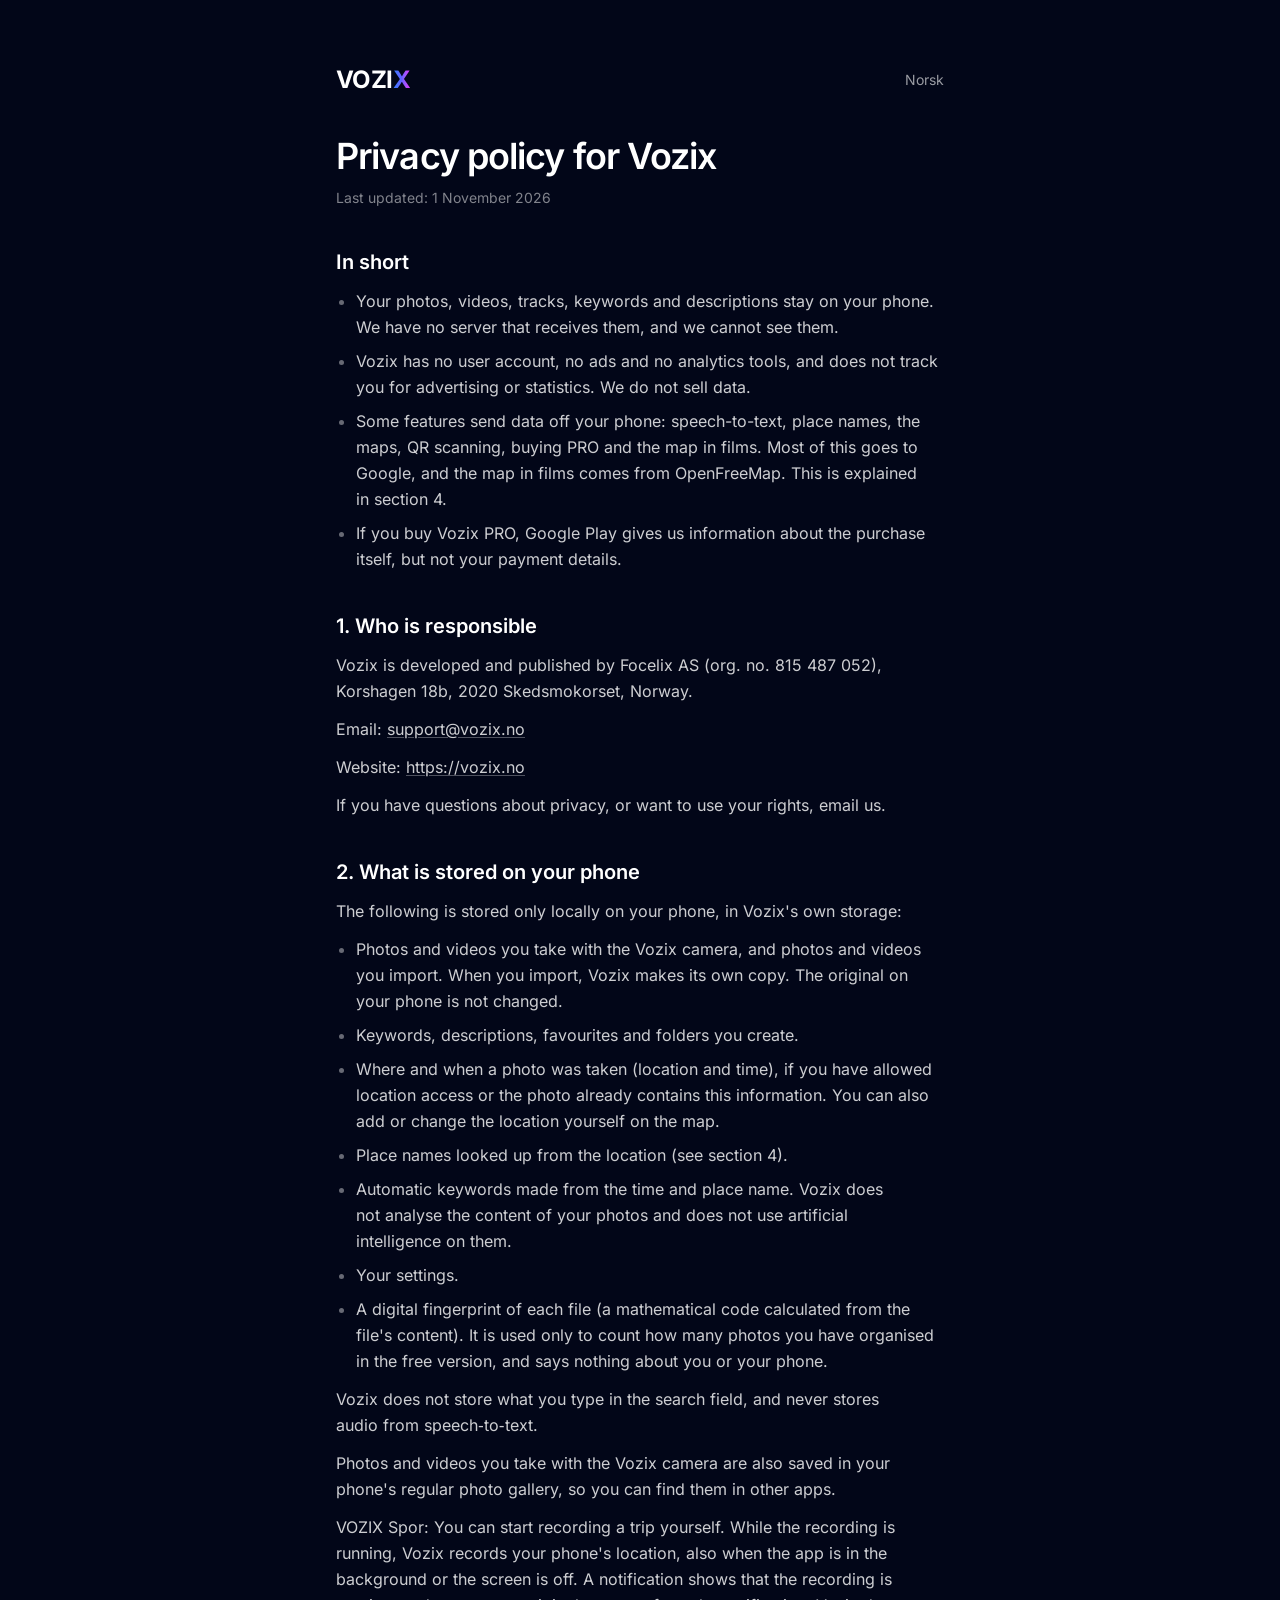
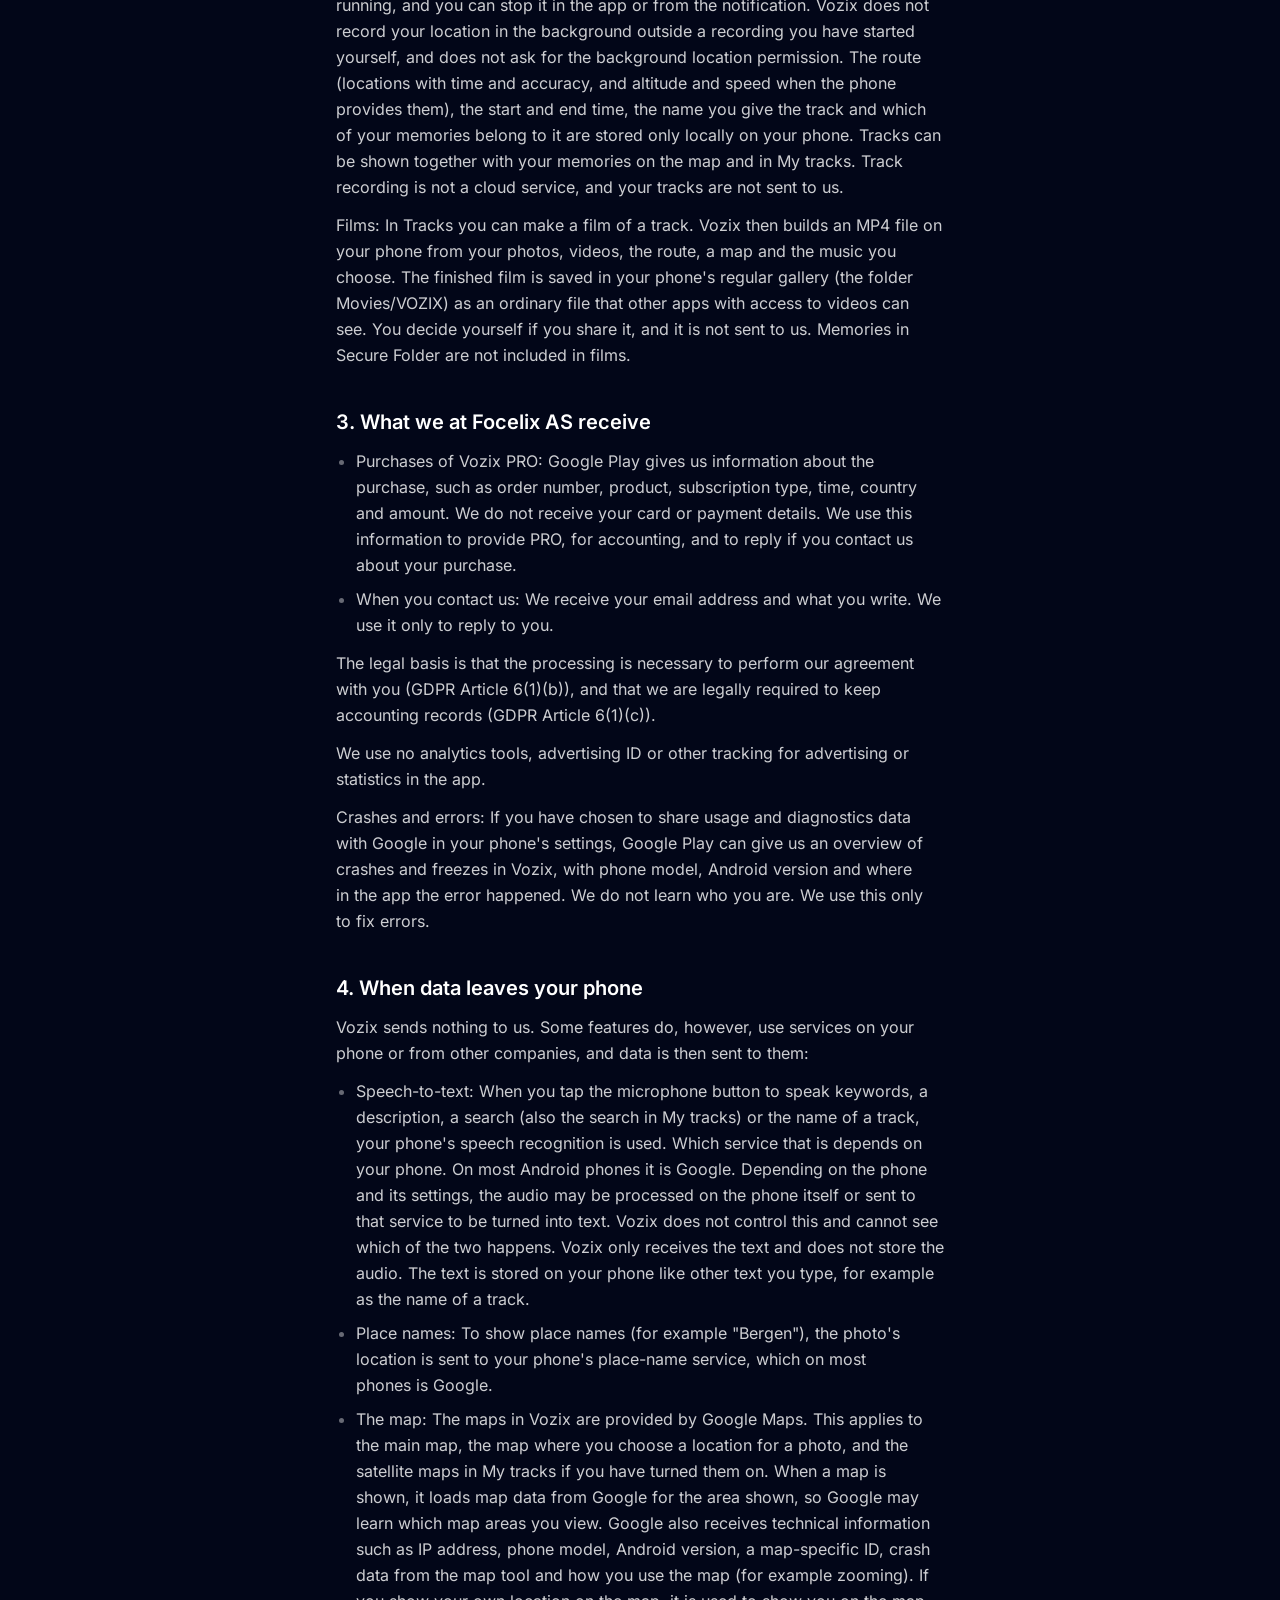
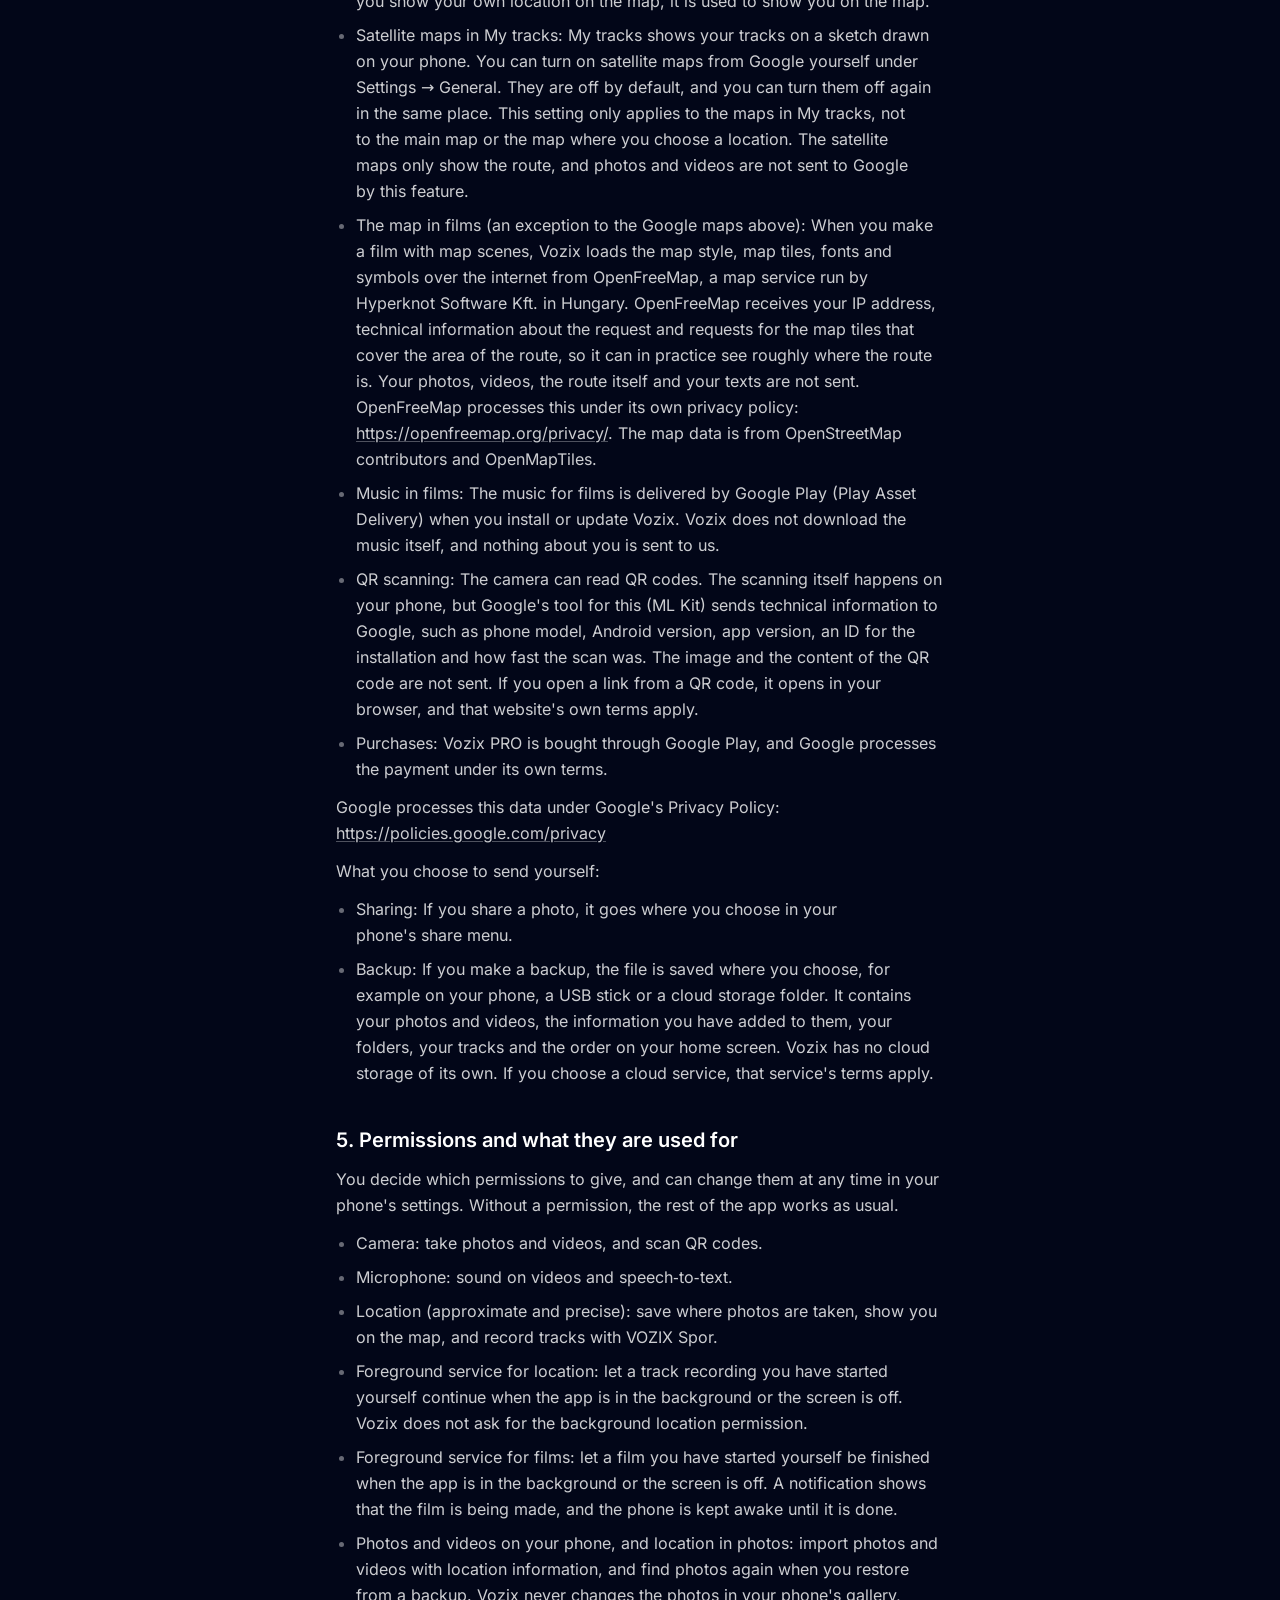
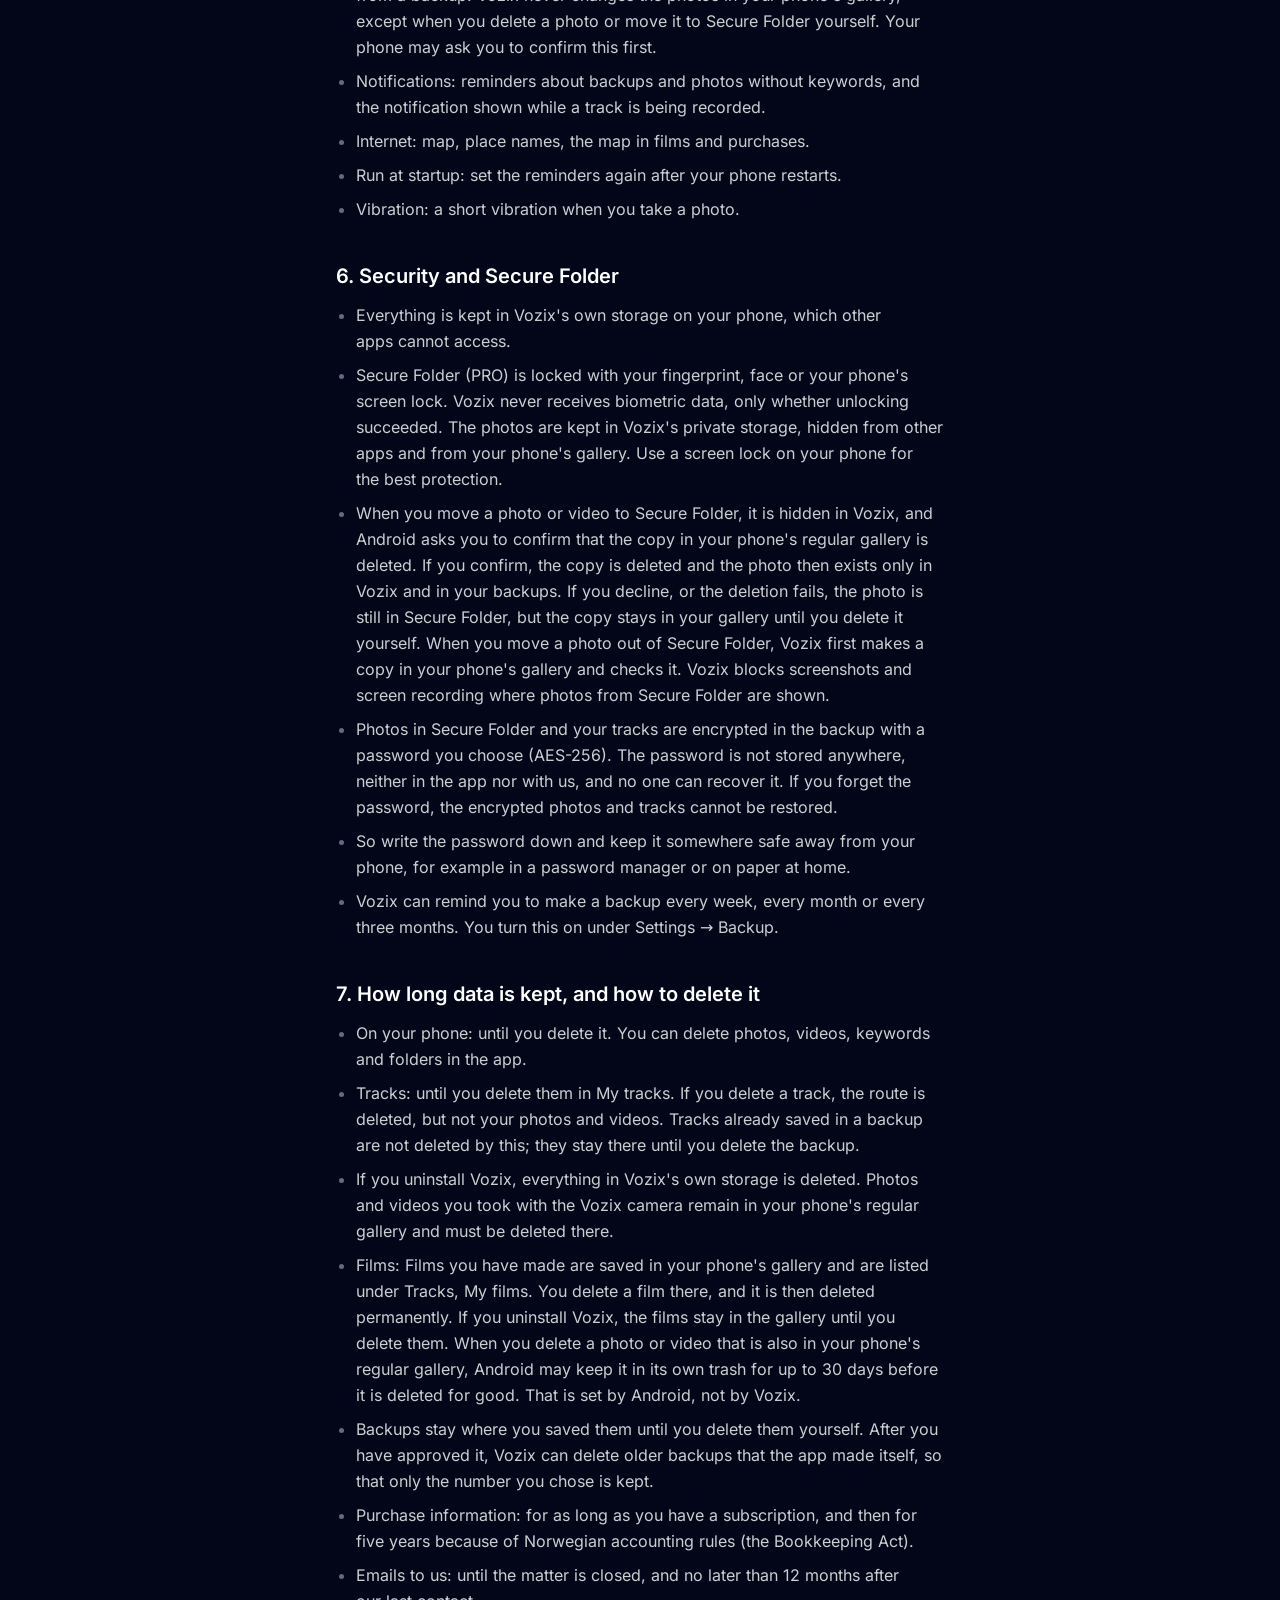
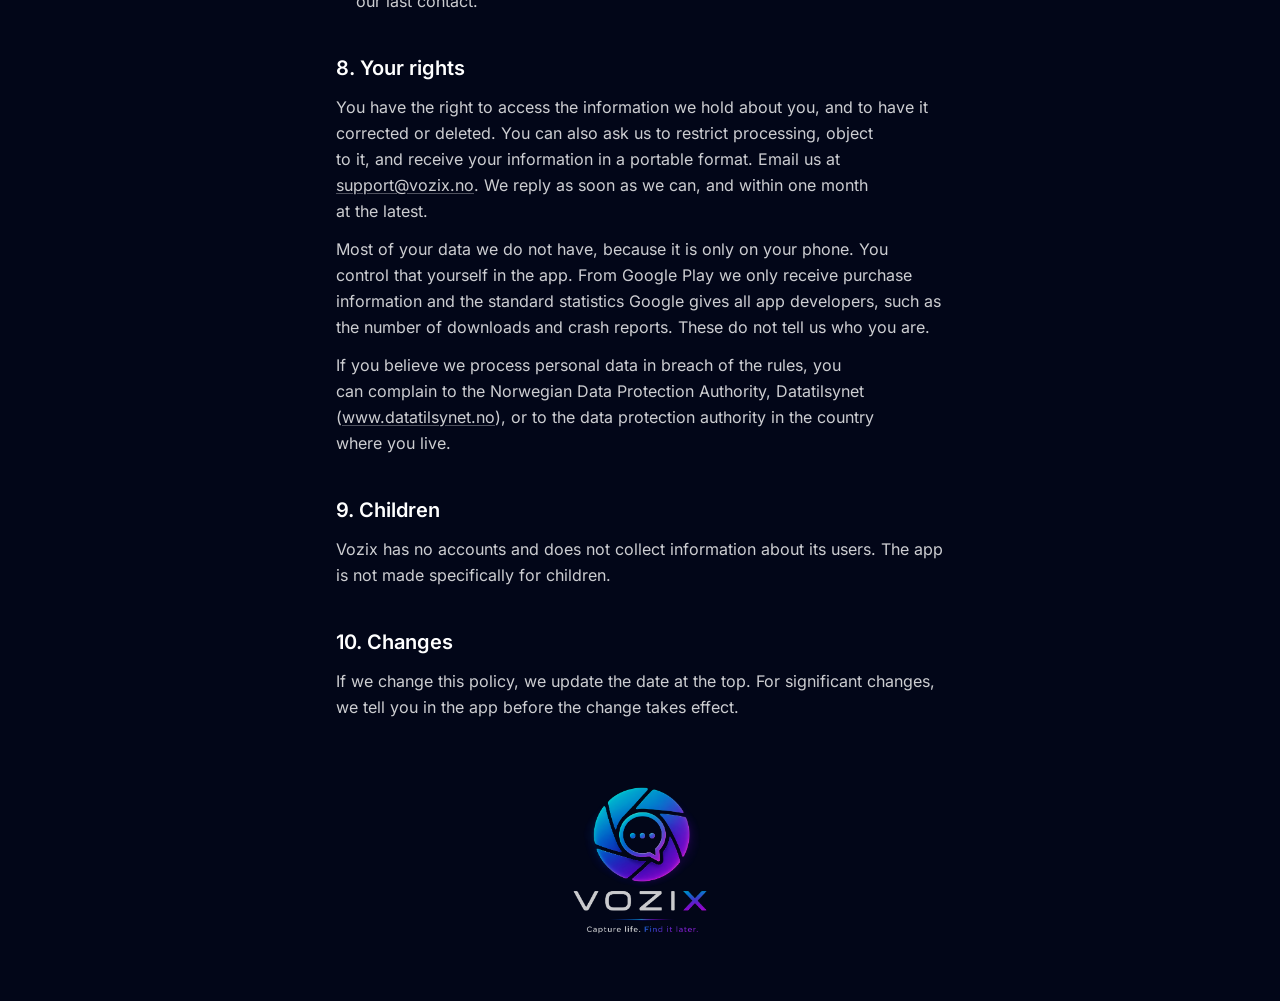
<file: en/privacy/index.html>
<!DOCTYPE html><html lang="en"><head><meta charset="utf-8"><link rel="icon" type="image/svg+xml" href="/favicon.svg"><meta name="viewport" content="width=device-width"><meta name="generator" content="Astro v7.3.5"><title>Privacy policy for Vozix | Vozix</title><link rel="stylesheet" href="/_astro/LegalPage.CpqFaHYq.css"><link rel="stylesheet" href="/_astro/global.CralrcRG.css"></head><body class="font-sans bg-slate-950 text-white antialiased overflow-x-hidden"><main class="legal mx-auto max-w-2xl px-5 pb-16 pt-10 sm:px-8 sm:pt-16" data-astro-cid-waosa6pj><div class="mb-10 flex items-center justify-between" data-astro-cid-waosa6pj><a href="/" aria-label="Vozix" data-astro-cid-waosa6pj><span class="inline-flex items-baseline font-bold tracking-tight text-2xl"><span class="text-white">VOZI</span><span class="bg-gradient-to-r from-blue-500 via-indigo-500 to-fuchsia-500 bg-clip-text text-transparent">X</span></span></a><a href="/personvern" class="text-sm text-white/60 hover:text-white" data-astro-cid-waosa6pj>Norsk</a></div><h1 class="text-3xl font-semibold tracking-tight sm:text-4xl" data-astro-cid-waosa6pj>Privacy policy for Vozix</h1><p class="mt-3 text-sm text-white/50" data-astro-cid-waosa6pj>Last updated: 1 November 2026</p><h2 class="mt-10 text-lg font-semibold sm:text-xl" data-astro-cid-waosa6pj>In short</h2><ul class="mt-3 list-disc space-y-2 pl-5 leading-relaxed text-white/80 marker:text-white/40" data-astro-cid-waosa6pj><li data-astro-cid-waosa6pj>Your photos, videos, tracks, keywords and descriptions stay on your phone. We have no server that receives them, and we cannot see them.</li><li data-astro-cid-waosa6pj>Vozix has no user account, no ads and no analytics tools, and does not track you for advertising or statistics. We do not sell data.</li><li data-astro-cid-waosa6pj>Some features send data off your phone: speech-to-text, place names, the maps, QR scanning, buying PRO and the map in films. Most of this goes to Google, and the map in films comes from OpenFreeMap. This is explained in section 4.</li><li data-astro-cid-waosa6pj>If you buy Vozix PRO, Google Play gives us information about the purchase itself, but not your payment details.</li></ul><h2 class="mt-10 text-lg font-semibold sm:text-xl" data-astro-cid-waosa6pj>1. Who is responsible</h2><p class="mt-3 leading-relaxed text-white/80" data-astro-cid-waosa6pj>Vozix is developed and published by Focelix AS (org. no. 815 487 052), Korshagen 18b, 2020 Skedsmokorset, Norway.</p><p class="mt-3 leading-relaxed text-white/80" data-astro-cid-waosa6pj>Email: <a href="mailto:support@vozix.no" class="underline decoration-white/30 underline-offset-2 hover:decoration-white">support@vozix.no</a></p><p class="mt-3 leading-relaxed text-white/80" data-astro-cid-waosa6pj>Website: <a href="https://vozix.no" class="underline decoration-white/30 underline-offset-2 hover:decoration-white" rel="noopener">https://vozix.no</a></p><p class="mt-3 leading-relaxed text-white/80" data-astro-cid-waosa6pj>If you have questions about privacy, or want to use your rights, email us.</p><h2 class="mt-10 text-lg font-semibold sm:text-xl" data-astro-cid-waosa6pj>2. What is stored on your phone</h2><p class="mt-3 leading-relaxed text-white/80" data-astro-cid-waosa6pj>The following is stored only locally on your phone, in Vozix's own storage:</p><ul class="mt-3 list-disc space-y-2 pl-5 leading-relaxed text-white/80 marker:text-white/40" data-astro-cid-waosa6pj><li data-astro-cid-waosa6pj>Photos and videos you take with the Vozix camera, and photos and videos you import. When you import, Vozix makes its own copy. The original on your phone is not changed.</li><li data-astro-cid-waosa6pj>Keywords, descriptions, favourites and folders you create.</li><li data-astro-cid-waosa6pj>Where and when a photo was taken (location and time), if you have allowed location access or the photo already contains this information. You can also add or change the location yourself on the map.</li><li data-astro-cid-waosa6pj>Place names looked up from the location (see section 4).</li><li data-astro-cid-waosa6pj>Automatic keywords made from the time and place name. Vozix does not analyse the content of your photos and does not use artificial intelligence on them.</li><li data-astro-cid-waosa6pj>Your settings.</li><li data-astro-cid-waosa6pj>A digital fingerprint of each file (a mathematical code calculated from the file's content). It is used only to count how many photos you have organised in the free version, and says nothing about you or your phone.</li></ul><p class="mt-3 leading-relaxed text-white/80" data-astro-cid-waosa6pj>Vozix does not store what you type in the search field, and never stores audio from speech‑to‑text.</p><p class="mt-3 leading-relaxed text-white/80" data-astro-cid-waosa6pj>Photos and videos you take with the Vozix camera are also saved in your phone's regular photo gallery, so you can find them in other apps.</p><p class="mt-3 leading-relaxed text-white/80" data-astro-cid-waosa6pj>VOZIX Spor: You can start recording a trip yourself. While the recording is running, Vozix records your phone's location, also when the app is in the background or the screen is off. A notification shows that the recording is running, and you can stop it in the app or from the notification. Vozix does not record your location in the background outside a recording you have started yourself, and does not ask for the background location permission. The route (locations with time and accuracy, and altitude and speed when the phone provides them), the start and end time, the name you give the track and which of your memories belong to it are stored only locally on your phone. Tracks can be shown together with your memories on the map and in My tracks. Track recording is not a cloud service, and your tracks are not sent to us.</p><p class="mt-3 leading-relaxed text-white/80" data-astro-cid-waosa6pj>Films: In Tracks you can make a film of a track. Vozix then builds an MP4 file on your phone from your photos, videos, the route, a map and the music you choose. The finished film is saved in your phone's regular gallery (the folder Movies/VOZIX) as an ordinary file that other apps with access to videos can see. You decide yourself if you share it, and it is not sent to us. Memories in Secure Folder are not included in films.</p><h2 class="mt-10 text-lg font-semibold sm:text-xl" data-astro-cid-waosa6pj>3. What we at Focelix AS receive</h2><ul class="mt-3 list-disc space-y-2 pl-5 leading-relaxed text-white/80 marker:text-white/40" data-astro-cid-waosa6pj><li data-astro-cid-waosa6pj>Purchases of Vozix PRO: Google Play gives us information about the purchase, such as order number, product, subscription type, time, country and amount. We do not receive your card or payment details. We use this information to provide PRO, for accounting, and to reply if you contact us about your purchase.</li><li data-astro-cid-waosa6pj>When you contact us: We receive your email address and what you write. We use it only to reply to you.</li></ul><p class="mt-3 leading-relaxed text-white/80" data-astro-cid-waosa6pj>The legal basis is that the processing is necessary to perform our agreement with you (GDPR Article 6(1)(b)), and that we are legally required to keep accounting records (GDPR Article 6(1)(c)).</p><p class="mt-3 leading-relaxed text-white/80" data-astro-cid-waosa6pj>We use no analytics tools, advertising ID or other tracking for advertising or statistics in the app.</p><p class="mt-3 leading-relaxed text-white/80" data-astro-cid-waosa6pj>Crashes and errors: If you have chosen to share usage and diagnostics data with Google in your phone's settings, Google Play can give us an overview of crashes and freezes in Vozix, with phone model, Android version and where in the app the error happened. We do not learn who you are. We use this only to fix errors.</p><h2 class="mt-10 text-lg font-semibold sm:text-xl" data-astro-cid-waosa6pj>4. When data leaves your phone</h2><p class="mt-3 leading-relaxed text-white/80" data-astro-cid-waosa6pj>Vozix sends nothing to us. Some features do, however, use services on your phone or from other companies, and data is then sent to them:</p><ul class="mt-3 list-disc space-y-2 pl-5 leading-relaxed text-white/80 marker:text-white/40" data-astro-cid-waosa6pj><li data-astro-cid-waosa6pj>Speech-to-text: When you tap the microphone button to speak keywords, a description, a search (also the search in My tracks) or the name of a track, your phone's speech recognition is used. Which service that is depends on your phone. On most Android phones it is Google. Depending on the phone and its settings, the audio may be processed on the phone itself or sent to that service to be turned into text. Vozix does not control this and cannot see which of the two happens. Vozix only receives the text and does not store the audio. The text is stored on your phone like other text you type, for example as the name of a track.</li><li data-astro-cid-waosa6pj>Place names: To show place names (for example "Bergen"), the photo's location is sent to your phone's place-name service, which on most phones is Google.</li><li data-astro-cid-waosa6pj>The map: The maps in Vozix are provided by Google Maps. This applies to the main map, the map where you choose a location for a photo, and the satellite maps in My tracks if you have turned them on. When a map is shown, it loads map data from Google for the area shown, so Google may learn which map areas you view. Google also receives technical information such as IP address, phone model, Android version, a map-specific ID, crash data from the map tool and how you use the map (for example zooming). If you show your own location on the map, it is used to show you on the map.</li><li data-astro-cid-waosa6pj>Satellite maps in My tracks: My tracks shows your tracks on a sketch drawn on your phone. You can turn on satellite maps from Google yourself under Settings → General. They are off by default, and you can turn them off again in the same place. This setting only applies to the maps in My tracks, not to the main map or the map where you choose a location. The satellite maps only show the route, and photos and videos are not sent to Google by this feature.</li><li data-astro-cid-waosa6pj>The map in films (an exception to the Google maps above): When you make a film with map scenes, Vozix loads the map style, map tiles, fonts and symbols over the internet from OpenFreeMap, a map service run by Hyperknot Software Kft. in Hungary. OpenFreeMap receives your IP address, technical information about the request and requests for the map tiles that cover the area of the route, so it can in practice see roughly where the route is. Your photos, videos, the route itself and your texts are not sent. OpenFreeMap processes this under its own privacy policy: <a href="https://openfreemap.org/privacy/" class="underline decoration-white/30 underline-offset-2 hover:decoration-white" rel="noopener">https://openfreemap.org/privacy/</a>. The map data is from OpenStreetMap contributors and OpenMapTiles.</li><li data-astro-cid-waosa6pj>Music in films: The music for films is delivered by Google Play (Play Asset Delivery) when you install or update Vozix. Vozix does not download the music itself, and nothing about you is sent to us.</li><li data-astro-cid-waosa6pj>QR scanning: The camera can read QR codes. The scanning itself happens on your phone, but Google's tool for this (ML Kit) sends technical information to Google, such as phone model, Android version, app version, an ID for the installation and how fast the scan was. The image and the content of the QR code are not sent. If you open a link from a QR code, it opens in your browser, and that website's own terms apply.</li><li data-astro-cid-waosa6pj>Purchases: Vozix PRO is bought through Google Play, and Google processes the payment under its own terms.</li></ul><p class="mt-3 leading-relaxed text-white/80" data-astro-cid-waosa6pj>Google processes this data under Google's Privacy Policy: <a href="https://policies.google.com/privacy" class="underline decoration-white/30 underline-offset-2 hover:decoration-white" rel="noopener">https://policies.google.com/privacy</a></p><p class="mt-3 leading-relaxed text-white/80" data-astro-cid-waosa6pj>What you choose to send yourself:</p><ul class="mt-3 list-disc space-y-2 pl-5 leading-relaxed text-white/80 marker:text-white/40" data-astro-cid-waosa6pj><li data-astro-cid-waosa6pj>Sharing: If you share a photo, it goes where you choose in your phone's share menu.</li><li data-astro-cid-waosa6pj>Backup: If you make a backup, the file is saved where you choose, for example on your phone, a USB stick or a cloud storage folder. It contains your photos and videos, the information you have added to them, your folders, your tracks and the order on your home screen. Vozix has no cloud storage of its own. If you choose a cloud service, that service's terms apply.</li></ul><h2 class="mt-10 text-lg font-semibold sm:text-xl" data-astro-cid-waosa6pj>5. Permissions and what they are used for</h2><p class="mt-3 leading-relaxed text-white/80" data-astro-cid-waosa6pj>You decide which permissions to give, and can change them at any time in your phone's settings. Without a permission, the rest of the app works as usual.</p><ul class="mt-3 list-disc space-y-2 pl-5 leading-relaxed text-white/80 marker:text-white/40" data-astro-cid-waosa6pj><li data-astro-cid-waosa6pj>Camera: take photos and videos, and scan QR codes.</li><li data-astro-cid-waosa6pj>Microphone: sound on videos and speech‑to‑text.</li><li data-astro-cid-waosa6pj>Location (approximate and precise): save where photos are taken, show you on the map, and record tracks with VOZIX Spor.</li><li data-astro-cid-waosa6pj>Foreground service for location: let a track recording you have started yourself continue when the app is in the background or the screen is off. Vozix does not ask for the background location permission.</li><li data-astro-cid-waosa6pj>Foreground service for films: let a film you have started yourself be finished when the app is in the background or the screen is off. A notification shows that the film is being made, and the phone is kept awake until it is done.</li><li data-astro-cid-waosa6pj>Photos and videos on your phone, and location in photos: import photos and videos with location information, and find photos again when you restore from a backup. Vozix never changes the photos in your phone's gallery, except when you delete a photo or move it to Secure Folder yourself. Your phone may ask you to confirm this first.</li><li data-astro-cid-waosa6pj>Notifications: reminders about backups and photos without keywords, and the notification shown while a track is being recorded.</li><li data-astro-cid-waosa6pj>Internet: map, place names, the map in films and purchases.</li><li data-astro-cid-waosa6pj>Run at startup: set the reminders again after your phone restarts.</li><li data-astro-cid-waosa6pj>Vibration: a short vibration when you take a photo.</li></ul><h2 class="mt-10 text-lg font-semibold sm:text-xl" data-astro-cid-waosa6pj>6. Security and Secure Folder</h2><ul class="mt-3 list-disc space-y-2 pl-5 leading-relaxed text-white/80 marker:text-white/40" data-astro-cid-waosa6pj><li data-astro-cid-waosa6pj>Everything is kept in Vozix's own storage on your phone, which other apps cannot access.</li><li data-astro-cid-waosa6pj>Secure Folder (PRO) is locked with your fingerprint, face or your phone's screen lock. Vozix never receives biometric data, only whether unlocking succeeded. The photos are kept in Vozix's private storage, hidden from other apps and from your phone's gallery. Use a screen lock on your phone for the best protection.</li><li data-astro-cid-waosa6pj>When you move a photo or video to Secure Folder, it is hidden in Vozix, and Android asks you to confirm that the copy in your phone's regular gallery is deleted. If you confirm, the copy is deleted and the photo then exists only in Vozix and in your backups. If you decline, or the deletion fails, the photo is still in Secure Folder, but the copy stays in your gallery until you delete it yourself. When you move a photo out of Secure Folder, Vozix first makes a copy in your phone's gallery and checks it. Vozix blocks screenshots and screen recording where photos from Secure Folder are shown.</li><li data-astro-cid-waosa6pj>Photos in Secure Folder and your tracks are encrypted in the backup with a password you choose (AES-256). The password is not stored anywhere, neither in the app nor with us, and no one can recover it. If you forget the password, the encrypted photos and tracks cannot be restored.</li><li data-astro-cid-waosa6pj>So write the password down and keep it somewhere safe away from your phone, for example in a password manager or on paper at home.</li><li data-astro-cid-waosa6pj>Vozix can remind you to make a backup every week, every month or every three months. You turn this on under Settings → Backup.</li></ul><h2 class="mt-10 text-lg font-semibold sm:text-xl" data-astro-cid-waosa6pj>7. How long data is kept, and how to delete it</h2><ul class="mt-3 list-disc space-y-2 pl-5 leading-relaxed text-white/80 marker:text-white/40" data-astro-cid-waosa6pj><li data-astro-cid-waosa6pj>On your phone: until you delete it. You can delete photos, videos, keywords and folders in the app.</li><li data-astro-cid-waosa6pj>Tracks: until you delete them in My tracks. If you delete a track, the route is deleted, but not your photos and videos. Tracks already saved in a backup are not deleted by this; they stay there until you delete the backup.</li><li data-astro-cid-waosa6pj>If you uninstall Vozix, everything in Vozix's own storage is deleted. Photos and videos you took with the Vozix camera remain in your phone's regular gallery and must be deleted there.</li><li data-astro-cid-waosa6pj>Films: Films you have made are saved in your phone's gallery and are listed under Tracks, My films. You delete a film there, and it is then deleted permanently. If you uninstall Vozix, the films stay in the gallery until you delete them. When you delete a photo or video that is also in your phone's regular gallery, Android may keep it in its own trash for up to 30 days before it is deleted for good. That is set by Android, not by Vozix.</li><li data-astro-cid-waosa6pj>Backups stay where you saved them until you delete them yourself. After you have approved it, Vozix can delete older backups that the app made itself, so that only the number you chose is kept.</li><li data-astro-cid-waosa6pj>Purchase information: for as long as you have a subscription, and then for five years because of Norwegian accounting rules (the Bookkeeping Act).</li><li data-astro-cid-waosa6pj>Emails to us: until the matter is closed, and no later than 12 months after our last contact.</li></ul><h2 class="mt-10 text-lg font-semibold sm:text-xl" data-astro-cid-waosa6pj>8. Your rights</h2><p class="mt-3 leading-relaxed text-white/80" data-astro-cid-waosa6pj>You have the right to access the information we hold about you, and to have it corrected or deleted. You can also ask us to restrict processing, object to it, and receive your information in a portable format. Email us at <a href="mailto:support@vozix.no" class="underline decoration-white/30 underline-offset-2 hover:decoration-white">support@vozix.no</a>. We reply as soon as we can, and within one month at the latest.</p><p class="mt-3 leading-relaxed text-white/80" data-astro-cid-waosa6pj>Most of your data we do not have, because it is only on your phone. You control that yourself in the app. From Google Play we only receive purchase information and the standard statistics Google gives all app developers, such as the number of downloads and crash reports. These do not tell us who you are.</p><p class="mt-3 leading-relaxed text-white/80" data-astro-cid-waosa6pj>If you believe we process personal data in breach of the rules, you can complain to the Norwegian Data Protection Authority, Datatilsynet (<a href="https://www.datatilsynet.no" class="underline decoration-white/30 underline-offset-2 hover:decoration-white" rel="noopener">www.datatilsynet.no</a>), or to the data protection authority in the country where you live.</p><h2 class="mt-10 text-lg font-semibold sm:text-xl" data-astro-cid-waosa6pj>9. Children</h2><p class="mt-3 leading-relaxed text-white/80" data-astro-cid-waosa6pj>Vozix has no accounts and does not collect information about its users. The app is not made specifically for children.</p><h2 class="mt-10 text-lg font-semibold sm:text-xl" data-astro-cid-waosa6pj>10. Changes</h2><p class="mt-3 leading-relaxed text-white/80" data-astro-cid-waosa6pj>If we change this policy, we update the date at the top. For significant changes, we tell you in the app before the change takes effect.</p><img src="/assets/logo/vozix-logo-transparent-slogan.png" alt="" width="140" class="mx-auto mt-16 h-auto w-[140px] opacity-80" loading="lazy" data-astro-cid-waosa6pj></main></body></html>
</file>
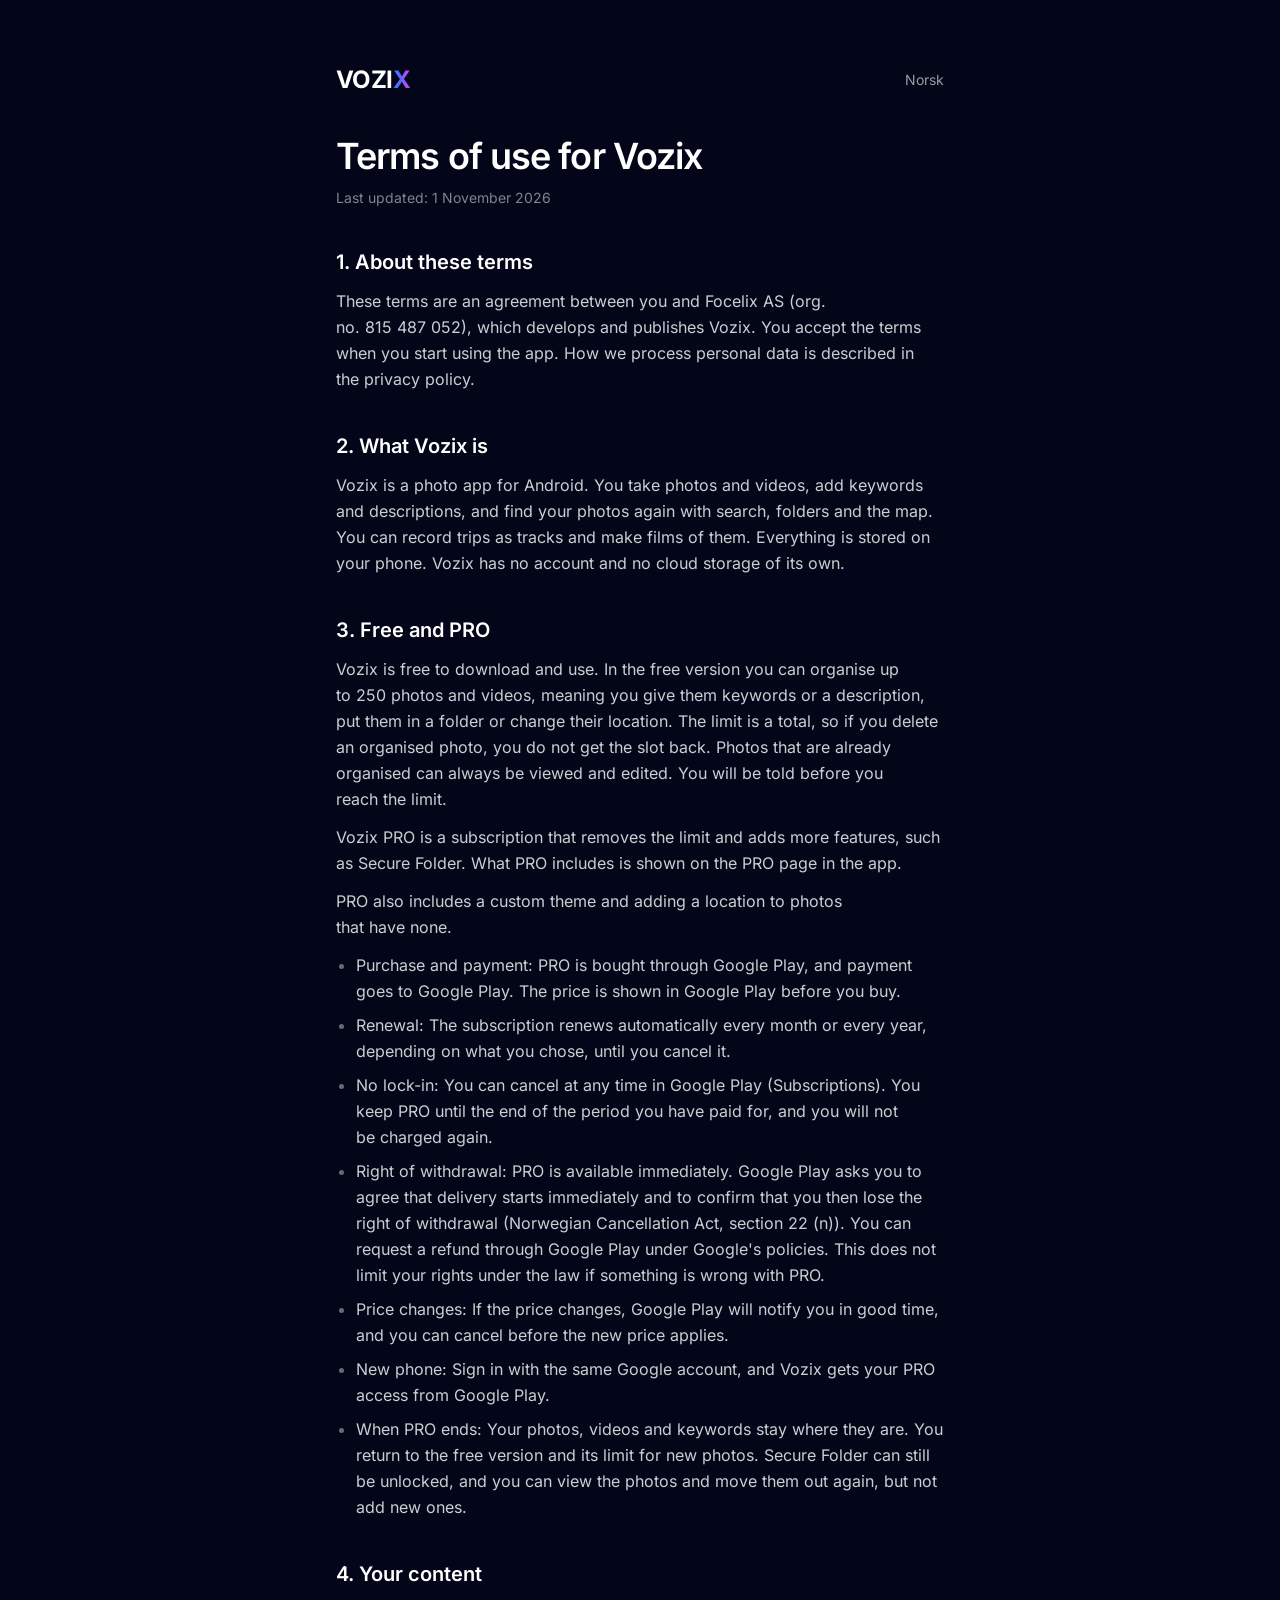
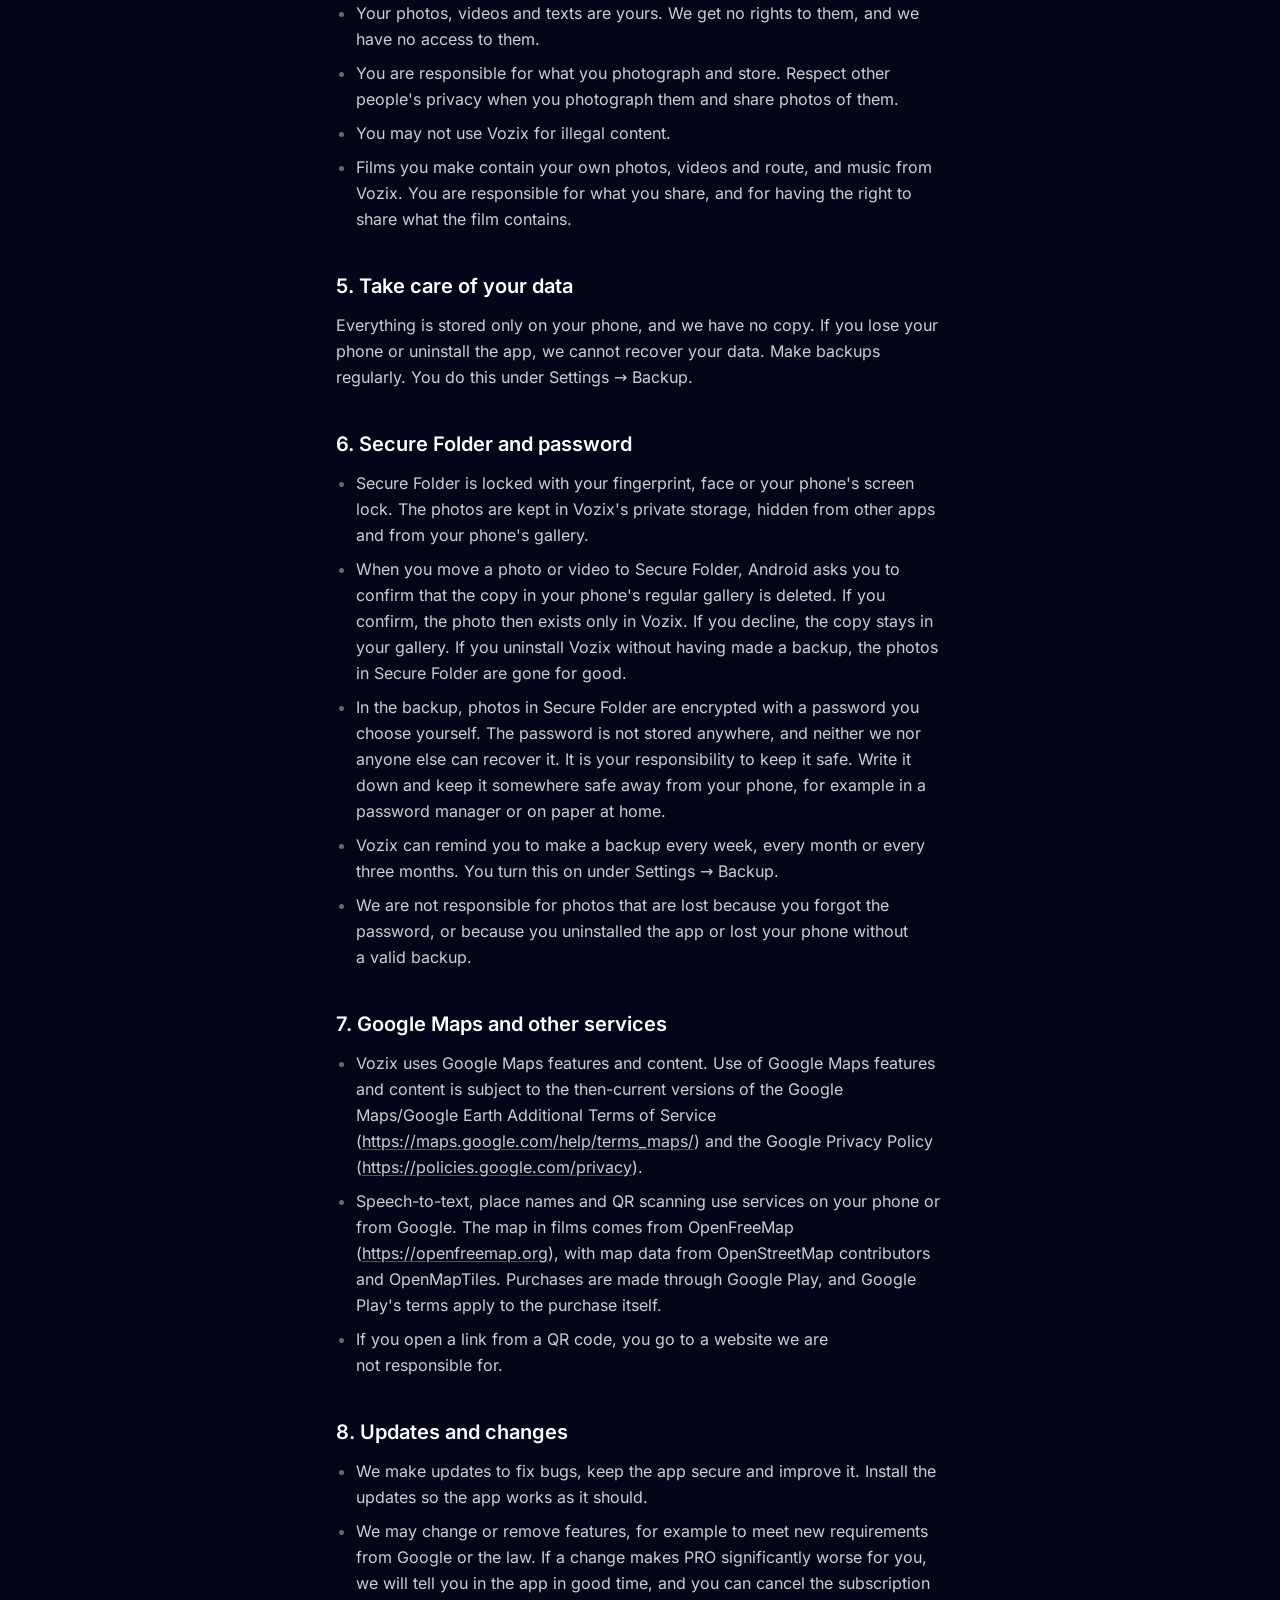
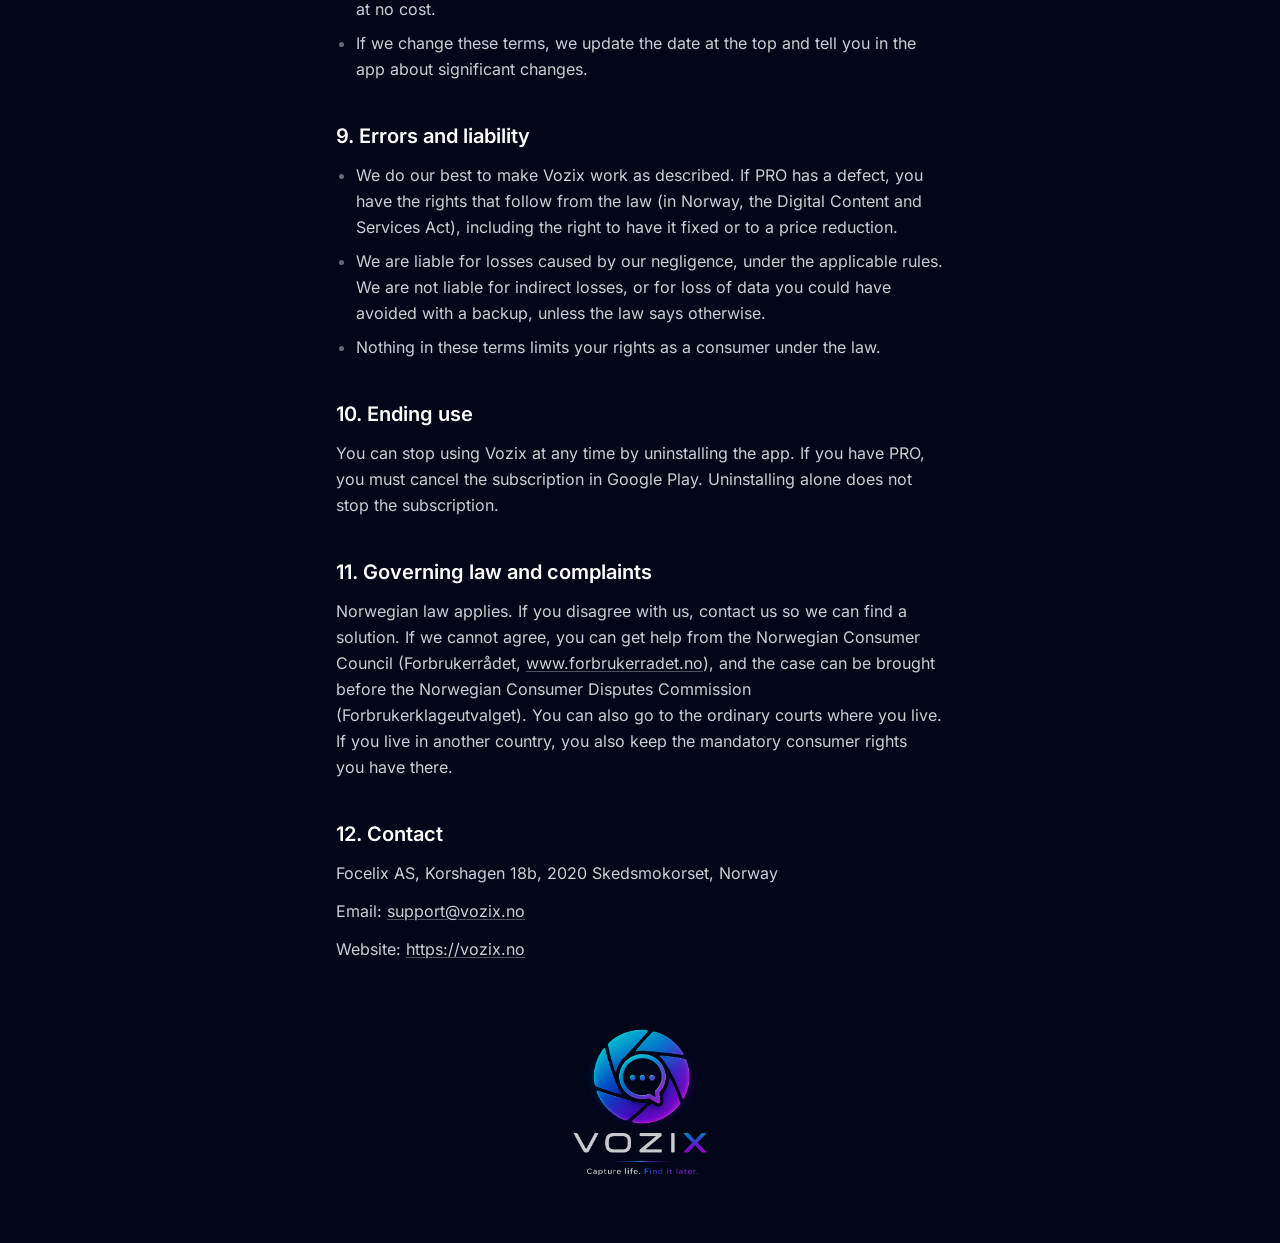
<file: en/terms/index.html>
<!DOCTYPE html><html lang="en"><head><meta charset="utf-8"><link rel="icon" type="image/svg+xml" href="/favicon.svg"><meta name="viewport" content="width=device-width"><meta name="generator" content="Astro v7.3.5"><title>Terms of use for Vozix | Vozix</title><link rel="stylesheet" href="/_astro/LegalPage.CpqFaHYq.css"><link rel="stylesheet" href="/_astro/global.CralrcRG.css"></head><body class="font-sans bg-slate-950 text-white antialiased overflow-x-hidden"><main class="legal mx-auto max-w-2xl px-5 pb-16 pt-10 sm:px-8 sm:pt-16" data-astro-cid-waosa6pj><div class="mb-10 flex items-center justify-between" data-astro-cid-waosa6pj><a href="/" aria-label="Vozix" data-astro-cid-waosa6pj><span class="inline-flex items-baseline font-bold tracking-tight text-2xl"><span class="text-white">VOZI</span><span class="bg-gradient-to-r from-blue-500 via-indigo-500 to-fuchsia-500 bg-clip-text text-transparent">X</span></span></a><a href="/vilkar" class="text-sm text-white/60 hover:text-white" data-astro-cid-waosa6pj>Norsk</a></div><h1 class="text-3xl font-semibold tracking-tight sm:text-4xl" data-astro-cid-waosa6pj>Terms of use for Vozix</h1><p class="mt-3 text-sm text-white/50" data-astro-cid-waosa6pj>Last updated: 1 November 2026</p><h2 class="mt-10 text-lg font-semibold sm:text-xl" data-astro-cid-waosa6pj>1. About these terms</h2><p class="mt-3 leading-relaxed text-white/80" data-astro-cid-waosa6pj>These terms are an agreement between you and Focelix AS (org. no. 815 487 052), which develops and publishes Vozix. You accept the terms when you start using the app. How we process personal data is described in the privacy policy.</p><h2 class="mt-10 text-lg font-semibold sm:text-xl" data-astro-cid-waosa6pj>2. What Vozix is</h2><p class="mt-3 leading-relaxed text-white/80" data-astro-cid-waosa6pj>Vozix is a photo app for Android. You take photos and videos, add keywords and descriptions, and find your photos again with search, folders and the map. You can record trips as tracks and make films of them. Everything is stored on your phone. Vozix has no account and no cloud storage of its own.</p><h2 class="mt-10 text-lg font-semibold sm:text-xl" data-astro-cid-waosa6pj>3. Free and PRO</h2><p class="mt-3 leading-relaxed text-white/80" data-astro-cid-waosa6pj>Vozix is free to download and use. In the free version you can organise up to 250 photos and videos, meaning you give them keywords or a description, put them in a folder or change their location. The limit is a total, so if you delete an organised photo, you do not get the slot back. Photos that are already organised can always be viewed and edited. You will be told before you reach the limit.</p><p class="mt-3 leading-relaxed text-white/80" data-astro-cid-waosa6pj>Vozix PRO is a subscription that removes the limit and adds more features, such as Secure Folder. What PRO includes is shown on the PRO page in the app.</p><p class="mt-3 leading-relaxed text-white/80" data-astro-cid-waosa6pj>PRO also includes a custom theme and adding a location to photos that have none.</p><ul class="mt-3 list-disc space-y-2 pl-5 leading-relaxed text-white/80 marker:text-white/40" data-astro-cid-waosa6pj><li data-astro-cid-waosa6pj>Purchase and payment: PRO is bought through Google Play, and payment goes to Google Play. The price is shown in Google Play before you buy.</li><li data-astro-cid-waosa6pj>Renewal: The subscription renews automatically every month or every year, depending on what you chose, until you cancel it.</li><li data-astro-cid-waosa6pj>No lock-in: You can cancel at any time in Google Play (Subscriptions). You keep PRO until the end of the period you have paid for, and you will not be charged again.</li><li data-astro-cid-waosa6pj>Right of withdrawal: PRO is available immediately. Google Play asks you to agree that delivery starts immediately and to confirm that you then lose the right of withdrawal (Norwegian Cancellation Act, section 22 (n)). You can request a refund through Google Play under Google's policies. This does not limit your rights under the law if something is wrong with PRO.</li><li data-astro-cid-waosa6pj>Price changes: If the price changes, Google Play will notify you in good time, and you can cancel before the new price applies.</li><li data-astro-cid-waosa6pj>New phone: Sign in with the same Google account, and Vozix gets your PRO access from Google Play.</li><li data-astro-cid-waosa6pj>When PRO ends: Your photos, videos and keywords stay where they are. You return to the free version and its limit for new photos. Secure Folder can still be unlocked, and you can view the photos and move them out again, but not add new ones.</li></ul><h2 class="mt-10 text-lg font-semibold sm:text-xl" data-astro-cid-waosa6pj>4. Your content</h2><ul class="mt-3 list-disc space-y-2 pl-5 leading-relaxed text-white/80 marker:text-white/40" data-astro-cid-waosa6pj><li data-astro-cid-waosa6pj>Your photos, videos and texts are yours. We get no rights to them, and we have no access to them.</li><li data-astro-cid-waosa6pj>You are responsible for what you photograph and store. Respect other people's privacy when you photograph them and share photos of them.</li><li data-astro-cid-waosa6pj>You may not use Vozix for illegal content.</li><li data-astro-cid-waosa6pj>Films you make contain your own photos, videos and route, and music from Vozix. You are responsible for what you share, and for having the right to share what the film contains.</li></ul><h2 class="mt-10 text-lg font-semibold sm:text-xl" data-astro-cid-waosa6pj>5. Take care of your data</h2><p class="mt-3 leading-relaxed text-white/80" data-astro-cid-waosa6pj>Everything is stored only on your phone, and we have no copy. If you lose your phone or uninstall the app, we cannot recover your data. Make backups regularly. You do this under Settings → Backup.</p><h2 class="mt-10 text-lg font-semibold sm:text-xl" data-astro-cid-waosa6pj>6. Secure Folder and password</h2><ul class="mt-3 list-disc space-y-2 pl-5 leading-relaxed text-white/80 marker:text-white/40" data-astro-cid-waosa6pj><li data-astro-cid-waosa6pj>Secure Folder is locked with your fingerprint, face or your phone's screen lock. The photos are kept in Vozix's private storage, hidden from other apps and from your phone's gallery.</li><li data-astro-cid-waosa6pj>When you move a photo or video to Secure Folder, Android asks you to confirm that the copy in your phone's regular gallery is deleted. If you confirm, the photo then exists only in Vozix. If you decline, the copy stays in your gallery. If you uninstall Vozix without having made a backup, the photos in Secure Folder are gone for good.</li><li data-astro-cid-waosa6pj>In the backup, photos in Secure Folder are encrypted with a password you choose yourself. The password is not stored anywhere, and neither we nor anyone else can recover it. It is your responsibility to keep it safe. Write it down and keep it somewhere safe away from your phone, for example in a password manager or on paper at home.</li><li data-astro-cid-waosa6pj>Vozix can remind you to make a backup every week, every month or every three months. You turn this on under Settings → Backup.</li><li data-astro-cid-waosa6pj>We are not responsible for photos that are lost because you forgot the password, or because you uninstalled the app or lost your phone without a valid backup.</li></ul><h2 class="mt-10 text-lg font-semibold sm:text-xl" data-astro-cid-waosa6pj>7. Google Maps and other services</h2><ul class="mt-3 list-disc space-y-2 pl-5 leading-relaxed text-white/80 marker:text-white/40" data-astro-cid-waosa6pj><li data-astro-cid-waosa6pj>Vozix uses Google Maps features and content. Use of Google Maps features and content is subject to the then-current versions of the Google Maps/Google Earth Additional Terms of Service (<a href="https://maps.google.com/help/terms_maps/" class="underline decoration-white/30 underline-offset-2 hover:decoration-white" rel="noopener">https://maps.google.com/help/terms_maps/</a>) and the Google Privacy Policy (<a href="https://policies.google.com/privacy" class="underline decoration-white/30 underline-offset-2 hover:decoration-white" rel="noopener">https://policies.google.com/privacy</a>).</li><li data-astro-cid-waosa6pj>Speech-to-text, place names and QR scanning use services on your phone or from Google. The map in films comes from OpenFreeMap (<a href="https://openfreemap.org" class="underline decoration-white/30 underline-offset-2 hover:decoration-white" rel="noopener">https://openfreemap.org</a>), with map data from OpenStreetMap contributors and OpenMapTiles. Purchases are made through Google Play, and Google Play's terms apply to the purchase itself.</li><li data-astro-cid-waosa6pj>If you open a link from a QR code, you go to a website we are not responsible for.</li></ul><h2 class="mt-10 text-lg font-semibold sm:text-xl" data-astro-cid-waosa6pj>8. Updates and changes</h2><ul class="mt-3 list-disc space-y-2 pl-5 leading-relaxed text-white/80 marker:text-white/40" data-astro-cid-waosa6pj><li data-astro-cid-waosa6pj>We make updates to fix bugs, keep the app secure and improve it. Install the updates so the app works as it should.</li><li data-astro-cid-waosa6pj>We may change or remove features, for example to meet new requirements from Google or the law. If a change makes PRO significantly worse for you, we will tell you in the app in good time, and you can cancel the subscription at no cost.</li><li data-astro-cid-waosa6pj>If we change these terms, we update the date at the top and tell you in the app about significant changes.</li></ul><h2 class="mt-10 text-lg font-semibold sm:text-xl" data-astro-cid-waosa6pj>9. Errors and liability</h2><ul class="mt-3 list-disc space-y-2 pl-5 leading-relaxed text-white/80 marker:text-white/40" data-astro-cid-waosa6pj><li data-astro-cid-waosa6pj>We do our best to make Vozix work as described. If PRO has a defect, you have the rights that follow from the law (in Norway, the Digital Content and Services Act), including the right to have it fixed or to a price reduction.</li><li data-astro-cid-waosa6pj>We are liable for losses caused by our negligence, under the applicable rules. We are not liable for indirect losses, or for loss of data you could have avoided with a backup, unless the law says otherwise.</li><li data-astro-cid-waosa6pj>Nothing in these terms limits your rights as a consumer under the law.</li></ul><h2 class="mt-10 text-lg font-semibold sm:text-xl" data-astro-cid-waosa6pj>10. Ending use</h2><p class="mt-3 leading-relaxed text-white/80" data-astro-cid-waosa6pj>You can stop using Vozix at any time by uninstalling the app. If you have PRO, you must cancel the subscription in Google Play. Uninstalling alone does not stop the subscription.</p><h2 class="mt-10 text-lg font-semibold sm:text-xl" data-astro-cid-waosa6pj>11. Governing law and complaints</h2><p class="mt-3 leading-relaxed text-white/80" data-astro-cid-waosa6pj>Norwegian law applies. If you disagree with us, contact us so we can find a solution. If we cannot agree, you can get help from the Norwegian Consumer Council (Forbrukerrådet, <a href="https://www.forbrukerradet.no" class="underline decoration-white/30 underline-offset-2 hover:decoration-white" rel="noopener">www.forbrukerradet.no</a>), and the case can be brought before the Norwegian Consumer Disputes Commission (Forbrukerklageutvalget). You can also go to the ordinary courts where you live. If you live in another country, you also keep the mandatory consumer rights you have there.</p><h2 class="mt-10 text-lg font-semibold sm:text-xl" data-astro-cid-waosa6pj>12. Contact</h2><p class="mt-3 leading-relaxed text-white/80" data-astro-cid-waosa6pj>Focelix AS, Korshagen 18b, 2020 Skedsmokorset, Norway</p><p class="mt-3 leading-relaxed text-white/80" data-astro-cid-waosa6pj>Email: <a href="mailto:support@vozix.no" class="underline decoration-white/30 underline-offset-2 hover:decoration-white">support@vozix.no</a></p><p class="mt-3 leading-relaxed text-white/80" data-astro-cid-waosa6pj>Website: <a href="https://vozix.no" class="underline decoration-white/30 underline-offset-2 hover:decoration-white" rel="noopener">https://vozix.no</a></p><img src="/assets/logo/vozix-logo-transparent-slogan.png" alt="" width="140" class="mx-auto mt-16 h-auto w-[140px] opacity-80" loading="lazy" data-astro-cid-waosa6pj></main></body></html>
</file>
<file: _astro/index.DqmMQdll.css>
@font-face{font-family:Hanken Grotesk Variable;font-style:normal;font-display:swap;font-weight:100 900;src:url([data-uri])format("woff2-variations");unicode-range:U+460-52F,U+1C80-1C8A,U+20B4,U+2DE0-2DFF,U+A640-A69F,U+FE2E-FE2F}@font-face{font-family:Hanken Grotesk Variable;font-style:normal;font-display:swap;font-weight:100 900;src:url(/_astro/hanken-grotesk-vietnamese-wght-normal.CHiFlh_0.woff2)format("woff2-variations");unicode-range:U+102-103,U+110-111,U+128-129,U+168-169,U+1A0-1A1,U+1AF-1B0,U+300-301,U+303-304,U+308-309,U+323,U+329,U+1EA0-1EF9,U+20AB}@font-face{font-family:Hanken Grotesk Variable;font-style:normal;font-display:swap;font-weight:100 900;src:url(/_astro/hanken-grotesk-latin-ext-wght-normal.Dg-wlmqe.woff2)format("woff2-variations");unicode-range:U+100-2BA,U+2BD-2C5,U+2C7-2CC,U+2CE-2D7,U+2DD-2FF,U+304,U+308,U+329,U+1D00-1DBF,U+1E00-1E9F,U+1EF2-1EFF,U+2020,U+20A0-20AB,U+20AD-20C0,U+2113,U+2C60-2C7F,U+A720-A7FF}@font-face{font-family:Hanken Grotesk Variable;font-style:normal;font-display:swap;font-weight:100 900;src:url(/_astro/hanken-grotesk-latin-wght-normal.CaVRRdDk.woff2)format("woff2-variations");unicode-range:U+??,U+131,U+152-153,U+2BB-2BC,U+2C6,U+2DA,U+2DC,U+304,U+308,U+329,U+2000-206F,U+20AC,U+2122,U+2191,U+2193,U+2212,U+2215,U+FEFF,U+FFFD}:root{--v3-bg:#0b0b12;--v3-surface:#11111a;--v3-surface-2:#171726;--v3-line:#2a2a3a;--v3-text:#fff;--v3-muted:#b4b4c6;--v3-faint:#85859a;--v3-accent:#8f7bff;--v3-accent-rgb:123 97 255;--v3-accent-ink:#fff;--v3-gradient:linear-gradient(120deg, #7b61ff, #4da3ff);--v3-sans:"Hanken Grotesk Variable", ui-sans-serif, system-ui, sans-serif;--v3-radius:22px;--v3-pad:clamp(1.25rem, 5vw, 4rem);--v3-max:72rem}.v3[data-theme=light]{--v3-bg:#fff;--v3-surface:#f5f5fa;--v3-surface-2:#ededf6;--v3-line:#1111111a;--v3-text:#111;--v3-muted:#55556a;--v3-faint:#808092;--v3-accent:#6a4ff0;--v3-accent-ink:#fff;--v3-header-bg:#ffffffe0;--v3-band-muted:#b4b7bc;--v3-shadow:#11131647}body.v3{background:var(--v3-bg);color:var(--v3-text);font-family:var(--v3-sans);-webkit-font-smoothing:antialiased;margin:0;font-size:1.0625rem;line-height:1.55;overflow-x:clip}:where(.v3) :is(h1,h2,h3){letter-spacing:-.03em;text-wrap:balance;margin:0;font-weight:700;line-height:1.02}:where(.v3) p{text-wrap:pretty;margin:0}.v3 a{color:inherit}.v3 :focus-visible{outline:2px solid var(--v3-accent);outline-offset:3px;border-radius:6px}.v3-header{z-index:10;padding:.9rem var(--v3-pad);background:var(--v3-header-bg,#0b0b12d9);backdrop-filter:blur(12px);border-bottom:1px solid var(--v3-line);align-items:center;gap:2rem;display:flex;position:sticky;top:0}.v3-brand{align-items:center;gap:.55rem;display:flex}.v3-brand img:first-child{width:28px;height:auto}.v3-brand img:last-child{width:78px;height:auto}.v3-brand img.v3-wordmark-dark{width:auto;height:14px}.v3-nav{gap:1.75rem;margin-left:auto;font-size:.95rem;display:flex}.v3-nav a{color:var(--v3-muted);text-decoration:none;transition:color .2s}.v3-nav a:hover{color:var(--v3-text)}.v3-lang{border:1px solid var(--v3-line);border-radius:999px;gap:.25rem;padding:.2rem;font-size:.8rem;display:flex}.v3-lang button{font:inherit;color:var(--v3-faint);cursor:pointer;background:0 0;border:0;border-radius:999px;padding:.2rem .55rem}.v3-lang button:hover{color:var(--v3-text)}.v3-lang button:focus-visible{outline:2px solid var(--v3-accent);outline-offset:1px}.v3-lang button[aria-pressed=true]{background:var(--v3-surface-2);color:var(--v3-text)}@media (width<=720px){.v3-nav{display:none}.v3-lang{margin-left:auto}}.v3-hero{max-width:82rem;padding:clamp(2rem, 5vw, 4.75rem) var(--v3-pad) clamp(2.5rem, 5vw, 4rem);align-items:center;gap:clamp(2rem,5vw,3.5rem);margin:0 auto;display:grid}@media (width>=900px){.v3-hero{grid-template-columns:minmax(0,.95fr) minmax(0,1.15fr)}}.v3-hero h1{font-size:clamp(2.75rem,6.4vw,5.4rem)}.v3-lead{max-width:28rem;color:var(--v3-muted);margin-top:1.4rem;font-size:clamp(1.1rem,1.6vw,1.3rem)}.v3-actions{flex-wrap:wrap;align-items:center;gap:1rem 1.5rem;margin-top:2.2rem;display:flex}.v3-btn{background:var(--v3-gradient);border-radius:999px;align-items:center;padding:.85rem 1.5rem;font-weight:650;text-decoration:none;transition:transform .15s,filter .2s;display:inline-flex;box-shadow:0 10px 30px -10px #4da3ff8c;color:var(--v3-accent-ink)!important}.v3-btn:hover{filter:brightness(1.08)}.v3-btn:active{transform:scale(.97)}.v3-hero-visual{justify-self:end;width:min(100%,40rem);position:relative}.v3-photo{aspect-ratio:4/3.7;border-radius:var(--v3-radius);width:100%;box-shadow:0 40px 90px -40px var(--v3-shadow,#000000e6);margin:0;position:relative;overflow:hidden}.v3-photo img{object-fit:cover;object-position:40% 50%;width:100%;height:100%;display:block}.v3-tag{backdrop-filter:blur(8px);color:#f1efe9;background:#0b0d10b8;border-radius:999px;align-items:center;gap:.45rem;padding:.5rem .85rem;font-size:clamp(.85rem,1.4vw,1rem);font-weight:600;display:inline-flex;position:absolute;top:1rem;left:1rem}.v3-tag svg{color:#4da3ff}@media (prefers-reduced-motion:no-preference){.v3-hero-copy>*,.v3-photo{animation:.8s cubic-bezier(.22,1,.36,1) both v3-in}.v3-hero-copy>:nth-child(2){animation-delay:80ms}.v3-hero-copy>:nth-child(3){animation-delay:.16s}.v3-photo{animation-delay:.1s}}@keyframes v3-in{0%{opacity:0;transform:translateY(14px)}}.v3-strip{padding:1.25rem var(--v3-pad);max-width:var(--v3-max);border-block:1px solid var(--v3-line);flex-wrap:wrap;justify-content:center;gap:.75rem 2.5rem;margin:0 auto;font-weight:600;list-style:none;display:flex}.v3-strip li{align-items:center;gap:.6rem;display:inline-flex}.v3-check{background:rgb(var(--v3-accent-rgb) / .16);width:22px;height:22px;color:var(--v3-accent);border-radius:50%;place-items:center;font-size:.75rem;display:inline-grid}.v3-block{max-width:var(--v3-max);padding:clamp(4.5rem, 10vw, 7.5rem) var(--v3-pad) 0;margin:0 auto}.v3-block>h2{margin-bottom:clamp(2rem,4vw,3rem);font-size:clamp(2.25rem,5vw,3.8rem)}.v3-cards{gap:1.25rem;display:grid}@media (width>=760px){.v3-cards{grid-template-columns:1fr 1fr}}.v3-card{background:var(--v3-surface);border-radius:var(--v3-radius);padding:1.5rem 1.5rem 1.75rem;overflow:hidden}.v3-card-visual{background:var(--v3-surface-2);justify-content:center;height:clamp(15rem,30vw,21rem);margin:-1.5rem -1.5rem 1.5rem;padding:1.75rem 1.5rem 0;display:flex;overflow:hidden;-webkit-mask-image:linear-gradient(#000 72%,#0000);mask-image:linear-gradient(#000 72%,#0000)}.v3-card-visual img{border-radius:18px 18px 0 0;align-self:flex-start;width:min(62%,15rem);height:auto}.v3-card-wide .v3-card-visual{align-items:center;padding-top:0;-webkit-mask-image:none;mask-image:none}.v3-card-wide .v3-card-visual img{border-radius:14px;align-self:center;width:100%}.v3-card h3{font-size:clamp(1.4rem,2.2vw,1.75rem)}.v3-card p{color:var(--v3-muted);margin-top:.6rem}.v3-pills{flex-wrap:wrap;gap:.6rem;margin:1.25rem 0 0;padding:0;list-style:none;display:flex}.v3-pills li{background:var(--v3-surface);border:1px solid var(--v3-line);border-radius:999px;padding:.55rem 1rem;font-size:.95rem}.v3-pills .v3-pill-more{color:var(--v3-muted);background:0 0;border-style:dashed}.v3-band{padding:clamp(4.5rem, 10vw, 7rem) var(--v3-pad);background:var(--v3-text);color:var(--v3-bg);text-align:center;margin:clamp(4.5rem,10vw,7.5rem) 0 0}.v3-band h2{font-size:clamp(2.6rem,7vw,5.6rem);display:grid}.v3-band p{max-width:32rem;color:var(--v3-band-muted,#3b3e44);margin:1.75rem auto 0;font-size:1.15rem}.v3-link{text-underline-offset:4px;margin-top:1.5rem;font-weight:600;display:inline-block}.v3-card-bottom .v3-card-visual{padding:0 1.5rem;-webkit-mask-image:linear-gradient(#0000,#000 28%);mask-image:linear-gradient(#0000,#000 28%)}.v3-card-bottom .v3-card-visual img{border-radius:0 0 18px 18px;align-self:flex-end;margin-bottom:1.25rem}.v3-card-visual img{-webkit-mask-image:linear-gradient(#000 78%,#0000);mask-image:linear-gradient(#000 78%,#0000)}.v3-card-bottom .v3-card-visual img{-webkit-mask-image:linear-gradient(#0000,#000 15%);mask-image:linear-gradient(#0000,#000 15%)}.v3-card-wide .v3-card-visual img{-webkit-mask-image:none;mask-image:none}.v3-plans{gap:1.25rem;display:grid}@media (width>=760px){.v3-plans{grid-template-columns:1fr 1fr}}.v3-plan{background:var(--v3-surface);border-radius:var(--v3-radius);border:1px solid #0000;padding:2rem}.v3-plan-pro{border-color:rgb(var(--v3-accent-rgb) / .55)}.v3-plan h3{font-size:1.9rem}.v3-plan-sub{color:var(--v3-muted);margin-top:.4rem}.v3-plan ul{gap:.7rem;margin:1.5rem 0 0;padding:0;list-style:none;display:grid}.v3-plan li{padding-left:1.75rem;position:relative}.v3-plan li:before{content:"✓";color:var(--v3-accent);font-weight:700;position:absolute;left:0}.v3-plan-price{color:var(--v3-faint);margin-top:1.5rem;font-size:.9rem}.v3-faq{border-top:1px solid var(--v3-line);display:grid}.v3-faq details{border-bottom:1px solid var(--v3-line)}.v3-faq summary{cursor:pointer;padding:1.3rem 2.5rem 1.3rem 0;font-size:1.15rem;font-weight:650;list-style:none;position:relative}.v3-faq summary::-webkit-details-marker{display:none}.v3-faq summary:after{content:"+";color:var(--v3-muted);font-size:1.5rem;font-weight:400;transition:transform .2s;position:absolute;top:50%;right:.25rem;transform:translateY(-50%)}.v3-faq details[open] summary:after{transform:translateY(-50%)rotate(45deg)}.v3-faq details p{max-width:44rem;color:var(--v3-muted);padding:0 0 1.4rem}.v3-end{padding:clamp(5rem, 12vw, 8.5rem) var(--v3-pad);text-align:center;justify-items:center;gap:1.5rem;display:grid}.v3-end img{width:56px;height:auto}.v3-end h2{font-size:clamp(2.25rem,5vw,3.8rem)}.v3-footer{padding:2.5rem var(--v3-pad) 3.5rem;border-top:1px solid var(--v3-line);color:var(--v3-faint);flex-wrap:wrap;justify-content:space-between;gap:1rem 2rem;font-size:.875rem;display:flex}.v3-grad{background:var(--v3-gradient,linear-gradient(120deg, #7b61ff, #4da3ff));color:#0000;-webkit-background-clip:text;background-clip:text}.v3-band h2.v3-none{text-align:left;justify-content:center;align-items:flex-start;gap:.3em;display:flex}.v3-none-list{display:grid}.v3-play{transform:translate(var(--mx,0px), var(--my,0px)) scale(var(--ms,1));background:#000;border:1px solid #ffffff40;border-radius:14px;align-items:center;gap:.8rem;padding:.7rem 1.4rem .7rem 1.1rem;text-decoration:none;transition:transform .6s cubic-bezier(.25,1.6,.4,1),box-shadow .3s;display:inline-flex;color:#fff!important}.v3-play.is-magnet{transition:transform .25s cubic-bezier(.2,.8,.3,1),box-shadow .3s;box-shadow:0 14px 40px -12px #7a6cff8c}.v3-play-inner{transform:translate(calc(var(--mx,0px) * .25), calc(var(--my,0px) * .25));transition:inherit}.v3-play:active{--ms:.97}.v3-play-sm{border-radius:12px;gap:.65rem;padding:.5rem 1.1rem .5rem .9rem}.v3-play-sm svg{width:22px;height:24px}.v3-play-sm span{font-size:1.1rem}.v3-play-sm small{font-size:.62rem}.v3-play span{text-align:left;font-size:1.35rem;font-weight:600;line-height:1.1;display:grid}.v3-play small{letter-spacing:.04em;text-transform:uppercase;opacity:.85;font-size:.7rem;font-weight:500}.v3-legal{border:1px solid var(--v3-line);border-radius:var(--v3-radius);background:var(--v3-bg);width:min(100% - 2rem,46rem);max-height:calc(100dvh - 2rem);color:var(--v3-text);overscroll-behavior:contain;margin:auto;padding:0;overflow-y:auto}.v3-legal::backdrop{backdrop-filter:blur(4px);background:#0009}.v3-legal-doc{padding:0 clamp(1.25rem,4vw,2.75rem) clamp(2rem,5vw,3rem);line-height:1.6}html[lang=nb] .v3-legal-doc[lang=en],html[lang=en] .v3-legal-doc[lang=nb]{display:none}.v3-legal-bar{background:var(--v3-bg);justify-content:flex-end;margin:0 calc(-1*clamp(1.25rem,4vw,2.75rem));padding:.85rem 1rem;display:flex;position:sticky;top:0}.v3-legal-close{font:inherit;border:1px solid var(--v3-line);background:var(--v3-surface);color:var(--v3-text);cursor:pointer;border-radius:999px;padding:.4rem 1rem;font-size:.9rem}.v3-legal-close:focus-visible{outline:2px solid var(--v3-accent);outline-offset:2px}.v3-legal h2{text-wrap:balance;font-size:clamp(1.6rem,4vw,2.2rem)}.v3-legal h3{margin-top:2rem;font-size:1.15rem}.v3-legal p,.v3-legal li{color:var(--v3-muted);text-wrap:pretty;overflow-wrap:break-word}.v3-legal p{margin:.75rem 0 0}.v3-legal ul{margin:.75rem 0 0;padding-left:1.25rem;list-style:outside}.v3-legal li::marker{color:var(--v3-faint)}.v3-legal li+li{margin-top:.4rem}.v3-legal .v3-legal-updated{color:var(--v3-faint);margin-top:.4rem;font-size:.9rem}.v3-legal a{color:var(--v3-text);text-underline-offset:2px}#funksjoner,#sporsmal{scroll-margin-top:6.5rem}.v3-fan{max-width:70rem;padding:clamp(2.5rem, 5vw, 4.25rem) var(--v3-pad) clamp(1rem, 4vw, 3rem);justify-content:center;align-items:center;margin:0 auto;display:flex}.v3-fan-card{background:var(--v3-fan-frame,#f4f4f8);min-width:0;transform:rotate(var(--r)) translateY(var(--y,0));border-radius:clamp(14px,2vw,22px);flex:0 18rem;margin:0 calc(-1*clamp(.6rem,1.6vw,1.4rem));padding:clamp(4px,.6vw,7px);box-shadow:0 30px 60px -30px #000000bf}.v3-fan-card img{aspect-ratio:5/4;object-fit:cover;border-radius:clamp(10px,1.5vw,16px);width:100%;height:auto;display:block}.v3-fan-card:first-child{--r:-7deg;--y:.6rem;z-index:1}.v3-fan-card:nth-child(2){--r:3deg;--y:1.8rem;z-index:2}.v3-fan-card:nth-child(3){--r:-3deg;--y:-.6rem;z-index:3}.v3-fan-card:nth-child(4){--r:6deg;--y:1.2rem;z-index:2}.v3[data-theme=light]{--v3-fan-frame:#fff}.v3[data-theme=light] .v3-fan-card{box-shadow:0 24px 50px -24px #14142859,0 0 0 1px #1414280f}.v3-fan+.v3-strip{margin-top:clamp(1.5rem,4vw,2.5rem)}.v3-footer-links{flex-wrap:wrap;gap:.5rem 1.5rem;display:flex}.v3-footer a{color:inherit;text-decoration:none}.v3-footer a:hover{color:var(--v3-text)}.v3-about{width:min(100% - 2rem,34rem)}.v3-about .v3-about-mail{color:var(--v3-accent);font-weight:600}@media (width<=759px){.v3-cards{margin:0 calc(-1 * var(--v3-pad));padding:0 var(--v3-pad) .5rem;scroll-snap-type:x mandatory;scroll-padding-inline:var(--v3-pad);scrollbar-width:none;overscroll-behavior-x:contain;gap:.85rem;display:flex;overflow-x:auto}.v3-cards::-webkit-scrollbar{display:none}.v3-card{scroll-snap-align:start;flex:0 0 82%;padding:1.25rem 1.25rem 1.5rem}.v3-card-visual{height:17rem;margin:-1.25rem -1.25rem 1.25rem}.v3-card h3{font-size:1.3rem}.v3-block .v3-swipe{display:flex}.v3-fan{padding:2.5rem calc(var(--v3-pad) + .5rem) .5rem}.v3-fan-card{border-radius:12px;margin:0 -.55rem;padding:3px}.v3-fan-card img{border-radius:9px}.v3-fan-card:first-child{--r:-6deg;--y:.3rem}.v3-fan-card:nth-child(2){--r:3deg;--y:.9rem}.v3-fan-card:nth-child(3){--r:-3deg;--y:-.3rem}.v3-fan-card:nth-child(4){--r:5deg;--y:.6rem}.v3-strip{gap:.6rem 1.5rem;font-size:.95rem}.v3-hero{gap:1.75rem}.v3-photo{aspect-ratio:4/3.6}}.v3-swipe{color:var(--v3-faint);align-items:center;gap:.4rem;margin:.9rem 0 0;font-size:.85rem;display:none}
</file>
<file: _astro/LegalPage.CpqFaHYq.css>
@font-face{font-family:Inter;font-style:normal;font-display:swap;font-weight:400;src:url(/_astro/inter-cyrillic-ext-400-normal.BQZuk6qB.woff2)format("woff2"),url(/_astro/inter-cyrillic-ext-400-normal.DQukG94-.woff)format("woff");unicode-range:U+460-52F,U+1C80-1C8A,U+20B4,U+2DE0-2DFF,U+A640-A69F,U+FE2E-FE2F}@font-face{font-family:Inter;font-style:normal;font-display:swap;font-weight:400;src:url(/_astro/inter-cyrillic-400-normal.obahsSVq.woff2)format("woff2"),url(/_astro/inter-cyrillic-400-normal.HOLc17fK.woff)format("woff");unicode-range:U+301,U+400-45F,U+490-491,U+4B0-4B1,U+2116}@font-face{font-family:Inter;font-style:normal;font-display:swap;font-weight:400;src:url(/_astro/inter-greek-ext-400-normal.DGGRlc-M.woff2)format("woff2"),url(/_astro/inter-greek-ext-400-normal.KugGGMne.woff)format("woff");unicode-range:U+1F??}@font-face{font-family:Inter;font-style:normal;font-display:swap;font-weight:400;src:url(/_astro/inter-greek-400-normal.B4URO6DV.woff2)format("woff2"),url(/_astro/inter-greek-400-normal.q2sYcFCs.woff)format("woff");unicode-range:U+370-377,U+37A-37F,U+384-38A,U+38C,U+38E-3A1,U+3A3-3FF}@font-face{font-family:Inter;font-style:normal;font-display:swap;font-weight:400;src:url(/_astro/inter-vietnamese-400-normal.DMkecbls.woff2)format("woff2"),url(/_astro/inter-vietnamese-400-normal.Bbgyi5SW.woff)format("woff");unicode-range:U+102-103,U+110-111,U+128-129,U+168-169,U+1A0-1A1,U+1AF-1B0,U+300-301,U+303-304,U+308-309,U+323,U+329,U+1EA0-1EF9,U+20AB}@font-face{font-family:Inter;font-style:normal;font-display:swap;font-weight:400;src:url(/_astro/inter-latin-ext-400-normal.C1nco2VV.woff2)format("woff2"),url(/_astro/inter-latin-ext-400-normal.77YHD8bZ.woff)format("woff");unicode-range:U+100-2BA,U+2BD-2C5,U+2C7-2CC,U+2CE-2D7,U+2DD-2FF,U+304,U+308,U+329,U+1D00-1DBF,U+1E00-1E9F,U+1EF2-1EFF,U+2020,U+20A0-20AB,U+20AD-20C0,U+2113,U+2C60-2C7F,U+A720-A7FF}@font-face{font-family:Inter;font-style:normal;font-display:swap;font-weight:400;src:url(/_astro/inter-latin-400-normal.C38fXH4l.woff2)format("woff2"),url(/_astro/inter-latin-400-normal.CyCys3Eg.woff)format("woff");unicode-range:U+??,U+131,U+152-153,U+2BB-2BC,U+2C6,U+2DA,U+2DC,U+304,U+308,U+329,U+2000-206F,U+20AC,U+2122,U+2191,U+2193,U+2212,U+2215,U+FEFF,U+FFFD}@font-face{font-family:Inter;font-style:normal;font-display:swap;font-weight:500;src:url(/_astro/inter-cyrillic-ext-500-normal.B0yAr1jD.woff2)format("woff2"),url(/_astro/inter-cyrillic-ext-500-normal.BmqWE9Dz.woff)format("woff");unicode-range:U+460-52F,U+1C80-1C8A,U+20B4,U+2DE0-2DFF,U+A640-A69F,U+FE2E-FE2F}@font-face{font-family:Inter;font-style:normal;font-display:swap;font-weight:500;src:url(/_astro/inter-cyrillic-500-normal.BasfLYem.woff2)format("woff2"),url(/_astro/inter-cyrillic-500-normal.CxZf_p3X.woff)format("woff");unicode-range:U+301,U+400-45F,U+490-491,U+4B0-4B1,U+2116}@font-face{font-family:Inter;font-style:normal;font-display:swap;font-weight:500;src:url(/_astro/inter-greek-ext-500-normal.C4iEst2y.woff2)format("woff2"),url(/_astro/inter-greek-ext-500-normal.2j5mBUwD.woff)format("woff");unicode-range:U+1F??}@font-face{font-family:Inter;font-style:normal;font-display:swap;font-weight:500;src:url(/_astro/inter-greek-500-normal.BIZE56-Y.woff2)format("woff2"),url(/_astro/inter-greek-500-normal.Xzm54t5V.woff)format("woff");unicode-range:U+370-377,U+37A-37F,U+384-38A,U+38C,U+38E-3A1,U+3A3-3FF}@font-face{font-family:Inter;font-style:normal;font-display:swap;font-weight:500;src:url(/_astro/inter-vietnamese-500-normal.DOriooB6.woff2)format("woff2"),url(/_astro/inter-vietnamese-500-normal.mJboJaSs.woff)format("woff");unicode-range:U+102-103,U+110-111,U+128-129,U+168-169,U+1A0-1A1,U+1AF-1B0,U+300-301,U+303-304,U+308-309,U+323,U+329,U+1EA0-1EF9,U+20AB}@font-face{font-family:Inter;font-style:normal;font-display:swap;font-weight:500;src:url(/_astro/inter-latin-ext-500-normal.CV4jyFjo.woff2)format("woff2"),url(/_astro/inter-latin-ext-500-normal.BxGbmqWO.woff)format("woff");unicode-range:U+100-2BA,U+2BD-2C5,U+2C7-2CC,U+2CE-2D7,U+2DD-2FF,U+304,U+308,U+329,U+1D00-1DBF,U+1E00-1E9F,U+1EF2-1EFF,U+2020,U+20A0-20AB,U+20AD-20C0,U+2113,U+2C60-2C7F,U+A720-A7FF}@font-face{font-family:Inter;font-style:normal;font-display:swap;font-weight:500;src:url(/_astro/inter-latin-500-normal.Cerq10X2.woff2)format("woff2"),url(/_astro/inter-latin-500-normal.BL9OpVg8.woff)format("woff");unicode-range:U+??,U+131,U+152-153,U+2BB-2BC,U+2C6,U+2DA,U+2DC,U+304,U+308,U+329,U+2000-206F,U+20AC,U+2122,U+2191,U+2193,U+2212,U+2215,U+FEFF,U+FFFD}@font-face{font-family:Inter;font-style:normal;font-display:swap;font-weight:600;src:url(/_astro/inter-cyrillic-ext-600-normal.Dfes3d0z.woff2)format("woff2"),url(/_astro/inter-cyrillic-ext-600-normal.Bcila6Z-.woff)format("woff");unicode-range:U+460-52F,U+1C80-1C8A,U+20B4,U+2DE0-2DFF,U+A640-A69F,U+FE2E-FE2F}@font-face{font-family:Inter;font-style:normal;font-display:swap;font-weight:600;src:url(/_astro/inter-cyrillic-600-normal.CWCymEST.woff2)format("woff2"),url(/_astro/inter-cyrillic-600-normal.4D_pXhcN.woff)format("woff");unicode-range:U+301,U+400-45F,U+490-491,U+4B0-4B1,U+2116}@font-face{font-family:Inter;font-style:normal;font-display:swap;font-weight:600;src:url(/_astro/inter-greek-ext-600-normal.DRtmH8MT.woff2)format("woff2"),url(/_astro/inter-greek-ext-600-normal.B8X0CLgF.woff)format("woff");unicode-range:U+1F??}@font-face{font-family:Inter;font-style:normal;font-display:swap;font-weight:600;src:url(/_astro/inter-greek-600-normal.plRanbMR.woff2)format("woff2"),url(/_astro/inter-greek-600-normal.BZpKdvQh.woff)format("woff");unicode-range:U+370-377,U+37A-37F,U+384-38A,U+38C,U+38E-3A1,U+3A3-3FF}@font-face{font-family:Inter;font-style:normal;font-display:swap;font-weight:600;src:url(/_astro/inter-vietnamese-600-normal.Cc8MFFhd.woff2)format("woff2"),url(/_astro/inter-vietnamese-600-normal.BuLX-rYi.woff)format("woff");unicode-range:U+102-103,U+110-111,U+128-129,U+168-169,U+1A0-1A1,U+1AF-1B0,U+300-301,U+303-304,U+308-309,U+323,U+329,U+1EA0-1EF9,U+20AB}@font-face{font-family:Inter;font-style:normal;font-display:swap;font-weight:600;src:url(/_astro/inter-latin-ext-600-normal.D2bJ5OIk.woff2)format("woff2"),url(/_astro/inter-latin-ext-600-normal.CIVaiw4L.woff)format("woff");unicode-range:U+100-2BA,U+2BD-2C5,U+2C7-2CC,U+2CE-2D7,U+2DD-2FF,U+304,U+308,U+329,U+1D00-1DBF,U+1E00-1E9F,U+1EF2-1EFF,U+2020,U+20A0-20AB,U+20AD-20C0,U+2113,U+2C60-2C7F,U+A720-A7FF}@font-face{font-family:Inter;font-style:normal;font-display:swap;font-weight:600;src:url(/_astro/inter-latin-600-normal.LgqL8muc.woff2)format("woff2"),url(/_astro/inter-latin-600-normal.CiBQ2DWP.woff)format("woff");unicode-range:U+??,U+131,U+152-153,U+2BB-2BC,U+2C6,U+2DA,U+2DC,U+304,U+308,U+329,U+2000-206F,U+20AC,U+2122,U+2191,U+2193,U+2212,U+2215,U+FEFF,U+FFFD}@font-face{font-family:Inter;font-style:normal;font-display:swap;font-weight:700;src:url(/_astro/inter-cyrillic-ext-700-normal.BjwYoWNd.woff2)format("woff2"),url(/_astro/inter-cyrillic-ext-700-normal.LO58E6JB.woff)format("woff");unicode-range:U+460-52F,U+1C80-1C8A,U+20B4,U+2DE0-2DFF,U+A640-A69F,U+FE2E-FE2F}@font-face{font-family:Inter;font-style:normal;font-display:swap;font-weight:700;src:url(/_astro/inter-cyrillic-700-normal.CjBOestx.woff2)format("woff2"),url(/_astro/inter-cyrillic-700-normal.DrXBdSj3.woff)format("woff");unicode-range:U+301,U+400-45F,U+490-491,U+4B0-4B1,U+2116}@font-face{font-family:Inter;font-style:normal;font-display:swap;font-weight:700;src:url(/_astro/inter-greek-ext-700-normal.qfdV9bQt.woff2)format("woff2"),url(/_astro/inter-greek-ext-700-normal.BoQ6DsYi.woff)format("woff");unicode-range:U+1F??}@font-face{font-family:Inter;font-style:normal;font-display:swap;font-weight:700;src:url(/_astro/inter-greek-700-normal.C3JjAnD8.woff2)format("woff2"),url(/_astro/inter-greek-700-normal.BUv2fZ6O.woff)format("woff");unicode-range:U+370-377,U+37A-37F,U+384-38A,U+38C,U+38E-3A1,U+3A3-3FF}@font-face{font-family:Inter;font-style:normal;font-display:swap;font-weight:700;src:url(/_astro/inter-vietnamese-700-normal.DlLaEgI2.woff2)format("woff2"),url(/_astro/inter-vietnamese-700-normal.BZaoP0fm.woff)format("woff");unicode-range:U+102-103,U+110-111,U+128-129,U+168-169,U+1A0-1A1,U+1AF-1B0,U+300-301,U+303-304,U+308-309,U+323,U+329,U+1EA0-1EF9,U+20AB}@font-face{font-family:Inter;font-style:normal;font-display:swap;font-weight:700;src:url(/_astro/inter-latin-ext-700-normal.Ca8adRJv.woff2)format("woff2"),url(/_astro/inter-latin-ext-700-normal.TidjK2hL.woff)format("woff");unicode-range:U+100-2BA,U+2BD-2C5,U+2C7-2CC,U+2CE-2D7,U+2DD-2FF,U+304,U+308,U+329,U+1D00-1DBF,U+1E00-1E9F,U+1EF2-1EFF,U+2020,U+20A0-20AB,U+20AD-20C0,U+2113,U+2C60-2C7F,U+A720-A7FF}@font-face{font-family:Inter;font-style:normal;font-display:swap;font-weight:700;src:url(/_astro/inter-latin-700-normal.Yt3aPRUw.woff2)format("woff2"),url(/_astro/inter-latin-700-normal.BLAVimhd.woff)format("woff");unicode-range:U+??,U+131,U+152-153,U+2BB-2BC,U+2C6,U+2DA,U+2DC,U+304,U+308,U+329,U+2000-206F,U+20AC,U+2122,U+2191,U+2193,U+2212,U+2215,U+FEFF,U+FFFD}.legal[data-astro-cid-waosa6pj] p,.legal[data-astro-cid-waosa6pj] li,.legal[data-astro-cid-waosa6pj] h1,.legal[data-astro-cid-waosa6pj] h2{text-wrap:pretty;overflow-wrap:break-word}
</file>
<file: _astro/global.CralrcRG.css>
/*! tailwindcss v4.3.3 | MIT License | https://tailwindcss.com */
@layer properties{@supports (((-webkit-hyphens:none)) and (not (margin-trim:inline))) or ((-moz-orient:inline) and (not (color:rgb(from red r g b)))){*,:before,:after,::backdrop{--tw-translate-x:0;--tw-translate-y:0;--tw-translate-z:0;--tw-rotate-x:initial;--tw-rotate-y:initial;--tw-rotate-z:initial;--tw-skew-x:initial;--tw-skew-y:initial;--tw-space-y-reverse:0;--tw-border-style:solid;--tw-gradient-position:initial;--tw-gradient-from:#0000;--tw-gradient-via:#0000;--tw-gradient-to:#0000;--tw-gradient-stops:initial;--tw-gradient-via-stops:initial;--tw-gradient-from-position:0%;--tw-gradient-via-position:50%;--tw-gradient-to-position:100%;--tw-leading:initial;--tw-font-weight:initial;--tw-tracking:initial;--tw-shadow:0 0 #0000;--tw-shadow-color:initial;--tw-shadow-alpha:100%;--tw-inset-shadow:0 0 #0000;--tw-inset-shadow-color:initial;--tw-inset-shadow-alpha:100%;--tw-ring-color:initial;--tw-ring-shadow:0 0 #0000;--tw-inset-ring-color:initial;--tw-inset-ring-shadow:0 0 #0000;--tw-ring-inset:initial;--tw-ring-offset-width:0px;--tw-ring-offset-color:#fff;--tw-ring-offset-shadow:0 0 #0000;--tw-outline-style:solid;--tw-blur:initial;--tw-brightness:initial;--tw-contrast:initial;--tw-grayscale:initial;--tw-hue-rotate:initial;--tw-invert:initial;--tw-opacity:initial;--tw-saturate:initial;--tw-sepia:initial;--tw-drop-shadow:initial;--tw-drop-shadow-color:initial;--tw-drop-shadow-alpha:100%;--tw-drop-shadow-size:initial;--tw-backdrop-blur:initial;--tw-backdrop-brightness:initial;--tw-backdrop-contrast:initial;--tw-backdrop-grayscale:initial;--tw-backdrop-hue-rotate:initial;--tw-backdrop-invert:initial;--tw-backdrop-opacity:initial;--tw-backdrop-saturate:initial;--tw-backdrop-sepia:initial;--tw-ease:initial;--tw-scale-x:1;--tw-scale-y:1;--tw-scale-z:1}}}@layer theme{:root,:host{--font-sans:"Inter", ui-sans-serif, system-ui, sans-serif;--font-mono:ui-monospace, SFMono-Regular, Menlo, Monaco, Consolas, "Liberation Mono", "Courier New", monospace;--color-cyan-400:oklch(78.9% .154 211.53);--color-blue-500:oklch(62.3% .214 259.815);--color-blue-600:oklch(54.6% .245 262.881);--color-indigo-400:oklch(67.3% .182 276.935);--color-indigo-500:oklch(58.5% .233 277.117);--color-purple-500:oklch(62.7% .265 303.9);--color-fuchsia-500:oklch(66.7% .295 322.15);--color-fuchsia-600:oklch(59.1% .293 322.896);--color-pink-400:oklch(71.8% .202 349.761);--color-slate-200:oklch(92.9% .013 255.508);--color-slate-300:oklch(86.9% .022 252.894);--color-slate-400:oklch(70.4% .04 256.788);--color-slate-500:oklch(55.4% .046 257.417);--color-slate-600:oklch(44.6% .043 257.281);--color-slate-700:oklch(37.2% .044 257.287);--color-slate-800:oklch(27.9% .041 260.031);--color-slate-900:oklch(20.8% .042 265.755);--color-slate-950:oklch(12.9% .042 264.695);--color-black:#000;--color-white:#fff;--spacing:.25rem;--container-sm:24rem;--container-md:28rem;--container-xl:36rem;--container-2xl:42rem;--container-5xl:64rem;--container-7xl:80rem;--text-xs:.75rem;--text-xs--line-height:calc(1 / .75);--text-sm:.875rem;--text-sm--line-height:calc(1.25 / .875);--text-base:1rem;--text-base--line-height:calc(1.5 / 1);--text-lg:1.125rem;--text-lg--line-height:calc(1.75 / 1.125);--text-xl:1.25rem;--text-xl--line-height:calc(1.75 / 1.25);--text-2xl:1.5rem;--text-2xl--line-height:calc(2 / 1.5);--text-3xl:1.875rem;--text-3xl--line-height:calc(2.25 / 1.875);--text-4xl:2.25rem;--text-4xl--line-height:calc(2.5 / 2.25);--text-5xl:3rem;--text-5xl--line-height:1;--text-6xl:3.75rem;--text-6xl--line-height:1;--font-weight-medium:500;--font-weight-semibold:600;--font-weight-bold:700;--tracking-tight:-.025em;--leading-tight:1.25;--leading-relaxed:1.625;--radius-md:.375rem;--radius-lg:.5rem;--radius-xl:.75rem;--radius-2xl:1rem;--ease-in:cubic-bezier(.4, 0, 1, 1);--ease-out:cubic-bezier(0, 0, .2, 1);--ease-in-out:cubic-bezier(.4, 0, .2, 1);--animate-bounce:bounce 1s infinite;--blur-md:12px;--blur-2xl:40px;--blur-3xl:64px;--default-transition-duration:.15s;--default-transition-timing-function:cubic-bezier(.4, 0, .2, 1);--default-font-family:var(--font-sans);--default-mono-font-family:var(--font-mono)}}@layer base{*,:after,:before,::backdrop{box-sizing:border-box;border:0 solid;margin:0;padding:0}::file-selector-button{box-sizing:border-box;border:0 solid;margin:0;padding:0}html,:host{-webkit-text-size-adjust:100%;tab-size:4;line-height:1.5;font-family:var(--default-font-family,-apple-system, BlinkMacSystemFont, "Segoe UI", Roboto, "Helvetica Neue", "Noto Sans", Arial, sans-serif, "Apple Color Emoji", "Segoe UI Emoji", "Segoe UI Symbol", "Noto Color Emoji");font-feature-settings:var(--default-font-feature-settings,normal);font-variation-settings:var(--default-font-variation-settings,normal);-webkit-tap-highlight-color:transparent}hr{height:0;color:inherit;border-top-width:1px}abbr:where([title]){text-decoration:underline dotted}h1,h2,h3,h4,h5,h6{font-size:inherit;font-weight:inherit}a{color:inherit;-webkit-text-decoration:inherit;-webkit-text-decoration:inherit;-webkit-text-decoration:inherit;text-decoration:inherit}b,strong{font-weight:bolder}code,kbd,samp,pre{font-family:var(--default-mono-font-family,ui-monospace, SFMono-Regular, Menlo, Monaco, Consolas, "Liberation Mono", "Courier New", monospace);font-feature-settings:var(--default-mono-font-feature-settings,normal);font-variation-settings:var(--default-mono-font-variation-settings,normal);font-size:1em}small{font-size:80%}sub,sup{vertical-align:baseline;font-size:75%;line-height:0;position:relative}sub{bottom:-.25em}sup{top:-.5em}table{text-indent:0;border-color:inherit;border-collapse:collapse}:-moz-focusring:where(:not(iframe)){outline:auto}progress{vertical-align:baseline}summary{display:list-item}ol,ul,menu{list-style:none}img,svg,video,canvas,audio,iframe,embed,object{vertical-align:middle;display:block}img,video{max-width:100%;height:auto}button,input,select,optgroup,textarea{font:inherit;font-feature-settings:inherit;font-variation-settings:inherit;letter-spacing:inherit;color:inherit;opacity:1;background-color:#0000;border-radius:0}::file-selector-button{font:inherit;font-feature-settings:inherit;font-variation-settings:inherit;letter-spacing:inherit;color:inherit;opacity:1;background-color:#0000;border-radius:0}:where(select:is([multiple],[size])) optgroup{font-weight:bolder}:where(select:is([multiple],[size])) optgroup option{padding-inline-start:20px}::file-selector-button{margin-inline-end:4px}::placeholder{opacity:1}@supports (not ((-webkit-appearance:-apple-pay-button))) or (contain-intrinsic-size:1px){::placeholder{color:currentColor}@supports (color:color-mix(in lab, red, red)){::placeholder{color:color-mix(in oklab, currentcolor 50%, transparent)}}}textarea{resize:vertical}::-webkit-search-decoration{-webkit-appearance:none}::-webkit-date-and-time-value{min-height:1lh;text-align:inherit}::-webkit-datetime-edit{display:inline-flex}::-webkit-datetime-edit-fields-wrapper{padding:0}::-webkit-datetime-edit{padding-block:0}::-webkit-datetime-edit-year-field{padding-block:0}::-webkit-datetime-edit-month-field{padding-block:0}::-webkit-datetime-edit-day-field{padding-block:0}::-webkit-datetime-edit-hour-field{padding-block:0}::-webkit-datetime-edit-minute-field{padding-block:0}::-webkit-datetime-edit-second-field{padding-block:0}::-webkit-datetime-edit-millisecond-field{padding-block:0}::-webkit-datetime-edit-meridiem-field{padding-block:0}::-webkit-calendar-picker-indicator{line-height:1}:-moz-ui-invalid{box-shadow:none}button,input:where([type=button],[type=reset],[type=submit]){appearance:button}::file-selector-button{appearance:button}::-webkit-inner-spin-button{height:auto}::-webkit-outer-spin-button{height:auto}[hidden]:where(:not([hidden=until-found])){display:none!important}}@layer components;@layer utilities{.pointer-events-auto{pointer-events:auto}.pointer-events-none{pointer-events:none}.collapse{visibility:collapse}.invisible{visibility:hidden}.visible{visibility:visible}.absolute{position:absolute}.fixed{position:fixed}.relative{position:relative}.static{position:static}.sticky{position:sticky}.inset-0{inset:0}.inset-x-0{inset-inline:0}.top-0{top:0}.top-1\/3{top:33.3333%}.top-\[16\%\]{top:16%}.top-\[22\%\]{top:22%}.top-\[42\%\]{top:42%}.top-\[50\%\]{top:50%}.top-\[58\%\]{top:58%}.-right-40{right:calc(var(--spacing) * -40)}.right-\[10\%\]{right:10%}.right-\[24\%\]{right:24%}.bottom-0{bottom:0}.bottom-8{bottom:calc(var(--spacing) * 8)}.-left-40{left:calc(var(--spacing) * -40)}.left-\[6\%\]{left:6%}.left-\[26\%\]{left:26%}.z-10{z-index:10}.z-50{z-index:50}.order-1{order:1}.order-2{order:2}.container{width:100%}@media (width>=40rem){.container{max-width:40rem}}@media (width>=48rem){.container{max-width:48rem}}@media (width>=64rem){.container{max-width:64rem}}@media (width>=80rem){.container{max-width:80rem}}@media (width>=96rem){.container{max-width:96rem}}.mx-auto{margin-inline:auto}.mt-2{margin-top:calc(var(--spacing) * 2)}.mt-3{margin-top:calc(var(--spacing) * 3)}.mt-4{margin-top:calc(var(--spacing) * 4)}.mt-5{margin-top:calc(var(--spacing) * 5)}.mt-6{margin-top:calc(var(--spacing) * 6)}.mt-8{margin-top:calc(var(--spacing) * 8)}.mt-10{margin-top:calc(var(--spacing) * 10)}.mt-16{margin-top:calc(var(--spacing) * 16)}.mt-20{margin-top:calc(var(--spacing) * 20)}.mb-10{margin-bottom:calc(var(--spacing) * 10)}.mb-16{margin-bottom:calc(var(--spacing) * 16)}.block{display:block}.contents{display:contents}.flex{display:flex}.grid{display:grid}.hidden{display:none}.inline{display:inline}.inline-flex{display:inline-flex}.table{display:table}.aspect-\[9\/19\.5\]{aspect-ratio:9/19.5}.\[height\:320svh\]{height:320svh}.\[height\:420svh\]{height:420svh}.h-1\.5{height:calc(var(--spacing) * 1.5)}.h-5{height:calc(var(--spacing) * 5)}.h-6{height:calc(var(--spacing) * 6)}.h-7{height:calc(var(--spacing) * 7)}.h-9{height:calc(var(--spacing) * 9)}.h-10{height:calc(var(--spacing) * 10)}.h-11{height:calc(var(--spacing) * 11)}.h-14{height:calc(var(--spacing) * 14)}.h-16{height:calc(var(--spacing) * 16)}.h-64{height:calc(var(--spacing) * 64)}.h-96{height:calc(var(--spacing) * 96)}.h-\[100svh\]{height:100svh}.h-auto{height:auto}.h-full{height:100%}.min-h-screen{min-height:100vh}.w-1\.5{width:calc(var(--spacing) * 1.5)}.w-5{width:calc(var(--spacing) * 5)}.w-6{width:calc(var(--spacing) * 6)}.w-7{width:calc(var(--spacing) * 7)}.w-9{width:calc(var(--spacing) * 9)}.w-10{width:calc(var(--spacing) * 10)}.w-11{width:calc(var(--spacing) * 11)}.w-14{width:calc(var(--spacing) * 14)}.w-16{width:calc(var(--spacing) * 16)}.w-20{width:calc(var(--spacing) * 20)}.w-24{width:calc(var(--spacing) * 24)}.w-64{width:calc(var(--spacing) * 64)}.w-96{width:calc(var(--spacing) * 96)}.w-\[140px\]{width:140px}.w-\[200px\]{width:200px}.w-\[220px\]{width:220px}.w-full{width:100%}.max-w-2xl{max-width:var(--container-2xl)}.max-w-5xl{max-width:var(--container-5xl)}.max-w-7xl{max-width:var(--container-7xl)}.max-w-\[190px\]{max-width:190px}.max-w-\[260px\]{max-width:260px}.max-w-\[280px\]{max-width:280px}.max-w-\[300px\]{max-width:300px}.max-w-md{max-width:var(--container-md)}.max-w-sm{max-width:var(--container-sm)}.max-w-xl{max-width:var(--container-xl)}.shrink-0{flex-shrink:0}.grow{flex-grow:1}.-translate-x-1\/2{--tw-translate-x:calc(calc(1 / 2 * 100%) * -1);translate:var(--tw-translate-x) var(--tw-translate-y)}.-translate-y-1\/2{--tw-translate-y:calc(calc(1 / 2 * 100%) * -1);translate:var(--tw-translate-x) var(--tw-translate-y)}.translate-y-6{--tw-translate-y:calc(var(--spacing) * 6);translate:var(--tw-translate-x) var(--tw-translate-y)}.transform{transform:var(--tw-rotate-x,) var(--tw-rotate-y,) var(--tw-rotate-z,) var(--tw-skew-x,) var(--tw-skew-y,)}.animate-bounce{animation:var(--animate-bounce)}.cursor-pointer{cursor:pointer}.resize{resize:both}.list-disc{list-style-type:disc}.flex-col{flex-direction:column}.items-baseline{align-items:baseline}.items-center{align-items:center}.items-end{align-items:flex-end}.justify-between{justify-content:space-between}.justify-center{justify-content:center}.gap-1{gap:var(--spacing)}.gap-2{gap:calc(var(--spacing) * 2)}.gap-3{gap:calc(var(--spacing) * 3)}.gap-4{gap:calc(var(--spacing) * 4)}.gap-6{gap:calc(var(--spacing) * 6)}.gap-8{gap:calc(var(--spacing) * 8)}.gap-10{gap:calc(var(--spacing) * 10)}.gap-12{gap:calc(var(--spacing) * 12)}.gap-16{gap:calc(var(--spacing) * 16)}.gap-24{gap:calc(var(--spacing) * 24)}:where(.space-y-2>:not(:last-child)){--tw-space-y-reverse:0;margin-block-start:calc(calc(var(--spacing) * 2) * var(--tw-space-y-reverse));margin-block-end:calc(calc(var(--spacing) * 2) * calc(1 - var(--tw-space-y-reverse)))}.truncate{text-overflow:ellipsis;white-space:nowrap;overflow:hidden}.overflow-hidden{overflow:hidden}.overflow-x-hidden{overflow-x:hidden}.rounded{border-radius:.25rem}.rounded-2xl{border-radius:var(--radius-2xl)}.rounded-\[2\.75rem\]{border-radius:2.75rem}.rounded-\[2rem\]{border-radius:2rem}.rounded-\[10px\]{border-radius:10px}.rounded-full{border-radius:2147483647px}.rounded-lg{border-radius:var(--radius-lg)}.rounded-xl{border-radius:var(--radius-xl)}.border{border-style:var(--tw-border-style);border-width:1px}.border-2{border-style:var(--tw-border-style);border-width:2px}.border-\[6px\]{border-style:var(--tw-border-style);border-width:6px}.border-t{border-top-style:var(--tw-border-style);border-top-width:1px}.border-b{border-bottom-style:var(--tw-border-style);border-bottom-width:1px}.border-slate-800{border-color:var(--color-slate-800)}.border-white{border-color:var(--color-white)}.border-white\/5{border-color:#ffffff0d}@supports (color:color-mix(in lab, red, red)){.border-white\/5{border-color:color-mix(in oklab, var(--color-white) 5%, transparent)}}.border-white\/15{border-color:#ffffff26}@supports (color:color-mix(in lab, red, red)){.border-white\/15{border-color:color-mix(in oklab, var(--color-white) 15%, transparent)}}.bg-blue-600\/20{background-color:#155dfc33}@supports (color:color-mix(in lab, red, red)){.bg-blue-600\/20{background-color:color-mix(in oklab, var(--color-blue-600) 20%, transparent)}}.bg-fuchsia-600\/20{background-color:#c600db33}@supports (color:color-mix(in lab, red, red)){.bg-fuchsia-600\/20{background-color:color-mix(in oklab, var(--color-fuchsia-600) 20%, transparent)}}.bg-slate-700{background-color:var(--color-slate-700)}.bg-slate-900{background-color:var(--color-slate-900)}.bg-slate-950{background-color:var(--color-slate-950)}.bg-slate-950\/60{background-color:#02061899}@supports (color:color-mix(in lab, red, red)){.bg-slate-950\/60{background-color:color-mix(in oklab, var(--color-slate-950) 60%, transparent)}}.bg-slate-950\/95{background-color:#020618f2}@supports (color:color-mix(in lab, red, red)){.bg-slate-950\/95{background-color:color-mix(in oklab, var(--color-slate-950) 95%, transparent)}}.bg-white{background-color:var(--color-white)}.bg-white\/25{background-color:#ffffff40}@supports (color:color-mix(in lab, red, red)){.bg-white\/25{background-color:color-mix(in oklab, var(--color-white) 25%, transparent)}}.bg-gradient-to-b{--tw-gradient-position:to bottom in oklab;background-image:linear-gradient(var(--tw-gradient-stops))}.bg-gradient-to-br{--tw-gradient-position:to bottom right in oklab;background-image:linear-gradient(var(--tw-gradient-stops))}.bg-gradient-to-r{--tw-gradient-position:to right in oklab;background-image:linear-gradient(var(--tw-gradient-stops))}.bg-gradient-to-t{--tw-gradient-position:to top in oklab;background-image:linear-gradient(var(--tw-gradient-stops))}.bg-\[radial-gradient\(circle\,_rgba\(96\,165\,250\,0\.28\)\,_transparent_65\%\)\]{background-image:radial-gradient(circle,#60a5fa47,#0000 65%)}.bg-\[radial-gradient\(ellipse_at_bottom\,_rgba\(99\,102\,241\,0\.18\)\,_transparent_60\%\)\]{background-image:radial-gradient(at bottom,#6366f12e,#0000 60%)}.bg-\[radial-gradient\(ellipse_at_top\,_rgba\(99\,102\,241\,0\.25\)\,_transparent_60\%\)\]{background-image:radial-gradient(at top,#6366f140,#0000 60%)}.bg-\[radial-gradient\(ellipse_at_top\,_rgba\(217\,70\,239\,0\.15\)\,_transparent_60\%\)\]{background-image:radial-gradient(at top,#d946ef26,#0000 60%)}.from-blue-500{--tw-gradient-from:var(--color-blue-500);--tw-gradient-stops:var(--tw-gradient-via-stops,var(--tw-gradient-position), var(--tw-gradient-from) var(--tw-gradient-from-position), var(--tw-gradient-to) var(--tw-gradient-to-position))}.from-cyan-400{--tw-gradient-from:var(--color-cyan-400);--tw-gradient-stops:var(--tw-gradient-via-stops,var(--tw-gradient-position), var(--tw-gradient-from) var(--tw-gradient-from-position), var(--tw-gradient-to) var(--tw-gradient-to-position))}.from-fuchsia-500{--tw-gradient-from:var(--color-fuchsia-500);--tw-gradient-stops:var(--tw-gradient-via-stops,var(--tw-gradient-position), var(--tw-gradient-from) var(--tw-gradient-from-position), var(--tw-gradient-to) var(--tw-gradient-to-position))}.from-indigo-400{--tw-gradient-from:var(--color-indigo-400);--tw-gradient-stops:var(--tw-gradient-via-stops,var(--tw-gradient-position), var(--tw-gradient-from) var(--tw-gradient-from-position), var(--tw-gradient-to) var(--tw-gradient-to-position))}.from-slate-900{--tw-gradient-from:var(--color-slate-900);--tw-gradient-stops:var(--tw-gradient-via-stops,var(--tw-gradient-position), var(--tw-gradient-from) var(--tw-gradient-from-position), var(--tw-gradient-to) var(--tw-gradient-to-position))}.from-slate-950{--tw-gradient-from:var(--color-slate-950);--tw-gradient-stops:var(--tw-gradient-via-stops,var(--tw-gradient-position), var(--tw-gradient-from) var(--tw-gradient-from-position), var(--tw-gradient-to) var(--tw-gradient-to-position))}.from-slate-950\/70{--tw-gradient-from:#020618b3}@supports (color:color-mix(in lab, red, red)){.from-slate-950\/70{--tw-gradient-from:color-mix(in oklab, var(--color-slate-950) 70%, transparent)}}.from-slate-950\/70{--tw-gradient-stops:var(--tw-gradient-via-stops,var(--tw-gradient-position), var(--tw-gradient-from) var(--tw-gradient-from-position), var(--tw-gradient-to) var(--tw-gradient-to-position))}.via-indigo-500{--tw-gradient-via:var(--color-indigo-500);--tw-gradient-via-stops:var(--tw-gradient-position), var(--tw-gradient-from) var(--tw-gradient-from-position), var(--tw-gradient-via) var(--tw-gradient-via-position), var(--tw-gradient-to) var(--tw-gradient-to-position);--tw-gradient-stops:var(--tw-gradient-via-stops)}.via-transparent{--tw-gradient-via:transparent;--tw-gradient-via-stops:var(--tw-gradient-position), var(--tw-gradient-from) var(--tw-gradient-from-position), var(--tw-gradient-via) var(--tw-gradient-via-position), var(--tw-gradient-to) var(--tw-gradient-to-position);--tw-gradient-stops:var(--tw-gradient-via-stops)}.to-blue-500{--tw-gradient-to:var(--color-blue-500);--tw-gradient-stops:var(--tw-gradient-via-stops,var(--tw-gradient-position), var(--tw-gradient-from) var(--tw-gradient-from-position), var(--tw-gradient-to) var(--tw-gradient-to-position))}.to-fuchsia-500{--tw-gradient-to:var(--color-fuchsia-500);--tw-gradient-stops:var(--tw-gradient-via-stops,var(--tw-gradient-position), var(--tw-gradient-from) var(--tw-gradient-from-position), var(--tw-gradient-to) var(--tw-gradient-to-position))}.to-pink-400{--tw-gradient-to:var(--color-pink-400);--tw-gradient-stops:var(--tw-gradient-via-stops,var(--tw-gradient-position), var(--tw-gradient-from) var(--tw-gradient-from-position), var(--tw-gradient-to) var(--tw-gradient-to-position))}.to-purple-500{--tw-gradient-to:var(--color-purple-500);--tw-gradient-stops:var(--tw-gradient-via-stops,var(--tw-gradient-position), var(--tw-gradient-from) var(--tw-gradient-from-position), var(--tw-gradient-to) var(--tw-gradient-to-position))}.to-slate-900{--tw-gradient-to:var(--color-slate-900);--tw-gradient-stops:var(--tw-gradient-via-stops,var(--tw-gradient-position), var(--tw-gradient-from) var(--tw-gradient-from-position), var(--tw-gradient-to) var(--tw-gradient-to-position))}.to-slate-950{--tw-gradient-to:var(--color-slate-950);--tw-gradient-stops:var(--tw-gradient-via-stops,var(--tw-gradient-position), var(--tw-gradient-from) var(--tw-gradient-from-position), var(--tw-gradient-to) var(--tw-gradient-to-position))}.to-slate-950\/30{--tw-gradient-to:#0206184d}@supports (color:color-mix(in lab, red, red)){.to-slate-950\/30{--tw-gradient-to:color-mix(in oklab, var(--color-slate-950) 30%, transparent)}}.to-slate-950\/30{--tw-gradient-stops:var(--tw-gradient-via-stops,var(--tw-gradient-position), var(--tw-gradient-from) var(--tw-gradient-from-position), var(--tw-gradient-to) var(--tw-gradient-to-position))}.bg-cover{background-size:cover}.bg-clip-text{-webkit-background-clip:text;background-clip:text}.bg-center{background-position:50%}.object-cover{object-fit:cover}.px-3{padding-inline:calc(var(--spacing) * 3)}.px-4{padding-inline:calc(var(--spacing) * 4)}.px-5{padding-inline:calc(var(--spacing) * 5)}.px-6{padding-inline:calc(var(--spacing) * 6)}.px-7{padding-inline:calc(var(--spacing) * 7)}.py-2{padding-block:calc(var(--spacing) * 2)}.py-2\.5{padding-block:calc(var(--spacing) * 2.5)}.py-3{padding-block:calc(var(--spacing) * 3)}.py-3\.5{padding-block:calc(var(--spacing) * 3.5)}.py-4{padding-block:calc(var(--spacing) * 4)}.py-5{padding-block:calc(var(--spacing) * 5)}.py-20{padding-block:calc(var(--spacing) * 20)}.py-24{padding-block:calc(var(--spacing) * 24)}.py-28{padding-block:calc(var(--spacing) * 28)}.pt-2{padding-top:calc(var(--spacing) * 2)}.pt-10{padding-top:calc(var(--spacing) * 10)}.pt-16{padding-top:calc(var(--spacing) * 16)}.pb-16{padding-bottom:calc(var(--spacing) * 16)}.pb-24{padding-bottom:calc(var(--spacing) * 24)}.pl-5{padding-left:calc(var(--spacing) * 5)}.text-center{text-align:center}.font-sans{font-family:var(--font-sans)}.text-2xl{font-size:var(--text-2xl);line-height:var(--tw-leading,var(--text-2xl--line-height))}.text-3xl{font-size:var(--text-3xl);line-height:var(--tw-leading,var(--text-3xl--line-height))}.text-4xl{font-size:var(--text-4xl);line-height:var(--tw-leading,var(--text-4xl--line-height))}.text-base{font-size:var(--text-base);line-height:var(--tw-leading,var(--text-base--line-height))}.text-lg{font-size:var(--text-lg);line-height:var(--tw-leading,var(--text-lg--line-height))}.text-sm{font-size:var(--text-sm);line-height:var(--tw-leading,var(--text-sm--line-height))}.text-xl{font-size:var(--text-xl);line-height:var(--tw-leading,var(--text-xl--line-height))}.text-xs{font-size:var(--text-xs);line-height:var(--tw-leading,var(--text-xs--line-height))}.text-\[9px\]{font-size:9px}.text-\[11px\]{font-size:11px}.leading-relaxed{--tw-leading:var(--leading-relaxed);line-height:var(--leading-relaxed)}.leading-tight{--tw-leading:var(--leading-tight);line-height:var(--leading-tight)}.font-bold{--tw-font-weight:var(--font-weight-bold);font-weight:var(--font-weight-bold)}.font-medium{--tw-font-weight:var(--font-weight-medium);font-weight:var(--font-weight-medium)}.font-semibold{--tw-font-weight:var(--font-weight-semibold);font-weight:var(--font-weight-semibold)}.tracking-\[0\.2em\]{--tw-tracking:.2em;letter-spacing:.2em}.tracking-tight{--tw-tracking:var(--tracking-tight);letter-spacing:var(--tracking-tight)}.text-wrap{text-wrap:wrap}.text-slate-200{color:var(--color-slate-200)}.text-slate-300{color:var(--color-slate-300)}.text-slate-400{color:var(--color-slate-400)}.text-slate-500{color:var(--color-slate-500)}.text-slate-600{color:var(--color-slate-600)}.text-slate-950{color:var(--color-slate-950)}.text-transparent{color:#0000}.text-white{color:var(--color-white)}.text-white\/40{color:#fff6}@supports (color:color-mix(in lab, red, red)){.text-white\/40{color:color-mix(in oklab, var(--color-white) 40%, transparent)}}.text-white\/50{color:#ffffff80}@supports (color:color-mix(in lab, red, red)){.text-white\/50{color:color-mix(in oklab, var(--color-white) 50%, transparent)}}.text-white\/60{color:#fff9}@supports (color:color-mix(in lab, red, red)){.text-white\/60{color:color-mix(in oklab, var(--color-white) 60%, transparent)}}.text-white\/80{color:#fffc}@supports (color:color-mix(in lab, red, red)){.text-white\/80{color:color-mix(in oklab, var(--color-white) 80%, transparent)}}.uppercase{text-transform:uppercase}.italic{font-style:italic}.underline{text-decoration-line:underline}.decoration-white\/30{text-decoration-color:#ffffff4d}@supports (color:color-mix(in lab, red, red)){.decoration-white\/30{-webkit-text-decoration-color:color-mix(in oklab, var(--color-white) 30%, transparent);-webkit-text-decoration-color:color-mix(in oklab, var(--color-white) 30%, transparent);text-decoration-color:color-mix(in oklab, var(--color-white) 30%, transparent)}}.underline-offset-2{text-underline-offset:2px}.antialiased{-webkit-font-smoothing:antialiased;-moz-osx-font-smoothing:grayscale}.opacity-0{opacity:0}.opacity-60{opacity:.6}.opacity-70{opacity:.7}.opacity-80{opacity:.8}.opacity-90{opacity:.9}.shadow{--tw-shadow:0 1px 3px 0 var(--tw-shadow-color,#0000001a), 0 1px 2px -1px var(--tw-shadow-color,#0000001a);box-shadow:var(--tw-inset-shadow), var(--tw-inset-ring-shadow), var(--tw-ring-offset-shadow), var(--tw-ring-shadow), var(--tw-shadow)}.shadow-2xl{--tw-shadow:0 25px 50px -12px var(--tw-shadow-color,#00000040);box-shadow:var(--tw-inset-shadow), var(--tw-inset-ring-shadow), var(--tw-ring-offset-shadow), var(--tw-ring-shadow), var(--tw-shadow)}.shadow-lg{--tw-shadow:0 10px 15px -3px var(--tw-shadow-color,#0000001a), 0 4px 6px -4px var(--tw-shadow-color,#0000001a);box-shadow:var(--tw-inset-shadow), var(--tw-inset-ring-shadow), var(--tw-ring-offset-shadow), var(--tw-ring-shadow), var(--tw-shadow)}.shadow-md{--tw-shadow:0 4px 6px -1px var(--tw-shadow-color,#0000001a), 0 2px 4px -2px var(--tw-shadow-color,#0000001a);box-shadow:var(--tw-inset-shadow), var(--tw-inset-ring-shadow), var(--tw-ring-offset-shadow), var(--tw-ring-shadow), var(--tw-shadow)}.shadow-xl{--tw-shadow:0 20px 25px -5px var(--tw-shadow-color,#0000001a), 0 8px 10px -6px var(--tw-shadow-color,#0000001a);box-shadow:var(--tw-inset-shadow), var(--tw-inset-ring-shadow), var(--tw-ring-offset-shadow), var(--tw-ring-shadow), var(--tw-shadow)}.shadow\/elevation{--tw-shadow:0 1px 3px 0 var(--tw-shadow-color,#0000001a), 0 1px 2px -1px var(--tw-shadow-color,#0000001a);box-shadow:var(--tw-inset-shadow), var(--tw-inset-ring-shadow), var(--tw-ring-offset-shadow), var(--tw-ring-shadow), var(--tw-shadow)}.ring,.ring-1{--tw-ring-shadow:var(--tw-ring-inset,) 0 0 0 calc(1px + var(--tw-ring-offset-width)) var(--tw-ring-color,currentcolor);box-shadow:var(--tw-inset-shadow), var(--tw-inset-ring-shadow), var(--tw-ring-offset-shadow), var(--tw-ring-shadow), var(--tw-shadow)}.ring-2{--tw-ring-shadow:var(--tw-ring-inset,) 0 0 0 calc(2px + var(--tw-ring-offset-width)) var(--tw-ring-color,currentcolor);box-shadow:var(--tw-inset-shadow), var(--tw-inset-ring-shadow), var(--tw-ring-offset-shadow), var(--tw-ring-shadow), var(--tw-shadow)}.shadow-black\/50{--tw-shadow-color:#00000080}@supports (color:color-mix(in lab, red, red)){.shadow-black\/50{--tw-shadow-color:color-mix(in oklab, color-mix(in oklab, var(--color-black) 50%, transparent) var(--tw-shadow-alpha), transparent)}}.shadow-black\/60{--tw-shadow-color:#0009}@supports (color:color-mix(in lab, red, red)){.shadow-black\/60{--tw-shadow-color:color-mix(in oklab, color-mix(in oklab, var(--color-black) 60%, transparent) var(--tw-shadow-alpha), transparent)}}.shadow-indigo-500\/20{--tw-shadow-color:#625fff33}@supports (color:color-mix(in lab, red, red)){.shadow-indigo-500\/20{--tw-shadow-color:color-mix(in oklab, color-mix(in oklab, var(--color-indigo-500) 20%, transparent) var(--tw-shadow-alpha), transparent)}}.ring-white{--tw-ring-color:var(--color-white)}.ring-white\/15{--tw-ring-color:#ffffff26}@supports (color:color-mix(in lab, red, red)){.ring-white\/15{--tw-ring-color:color-mix(in oklab, var(--color-white) 15%, transparent)}}.ring-white\/90{--tw-ring-color:#ffffffe6}@supports (color:color-mix(in lab, red, red)){.ring-white\/90{--tw-ring-color:color-mix(in oklab, var(--color-white) 90%, transparent)}}.outline{outline-style:var(--tw-outline-style);outline-width:1px}.blur{--tw-blur:blur(8px);filter:var(--tw-blur,) var(--tw-brightness,) var(--tw-contrast,) var(--tw-grayscale,) var(--tw-hue-rotate,) var(--tw-invert,) var(--tw-saturate,) var(--tw-sepia,) var(--tw-drop-shadow,)}.blur-2xl{--tw-blur:blur(var(--blur-2xl));filter:var(--tw-blur,) var(--tw-brightness,) var(--tw-contrast,) var(--tw-grayscale,) var(--tw-hue-rotate,) var(--tw-invert,) var(--tw-saturate,) var(--tw-sepia,) var(--tw-drop-shadow,)}.blur-3xl{--tw-blur:blur(var(--blur-3xl));filter:var(--tw-blur,) var(--tw-brightness,) var(--tw-contrast,) var(--tw-grayscale,) var(--tw-hue-rotate,) var(--tw-invert,) var(--tw-saturate,) var(--tw-sepia,) var(--tw-drop-shadow,)}.drop-shadow-\[0_2px_8px_rgba\(0\,0\,0\,0\.6\)\]{--tw-drop-shadow-size:drop-shadow(0 2px 8px var(--tw-drop-shadow-color,#0009));--tw-drop-shadow:var(--tw-drop-shadow-size);filter:var(--tw-blur,) var(--tw-brightness,) var(--tw-contrast,) var(--tw-grayscale,) var(--tw-hue-rotate,) var(--tw-invert,) var(--tw-saturate,) var(--tw-sepia,) var(--tw-drop-shadow,)}.drop-shadow-\[0_25px_50px_rgba\(99\,102\,241\,0\.4\)\]{--tw-drop-shadow-size:drop-shadow(0 25px 50px var(--tw-drop-shadow-color,#6366f166));--tw-drop-shadow:var(--tw-drop-shadow-size);filter:var(--tw-blur,) var(--tw-brightness,) var(--tw-contrast,) var(--tw-grayscale,) var(--tw-hue-rotate,) var(--tw-invert,) var(--tw-saturate,) var(--tw-sepia,) var(--tw-drop-shadow,)}.drop-shadow-\[0_30px_60px_rgba\(0\,0\,0\,0\.55\)\]{--tw-drop-shadow-size:drop-shadow(0 30px 60px var(--tw-drop-shadow-color,#0000008c));--tw-drop-shadow:var(--tw-drop-shadow-size);filter:var(--tw-blur,) var(--tw-brightness,) var(--tw-contrast,) var(--tw-grayscale,) var(--tw-hue-rotate,) var(--tw-invert,) var(--tw-saturate,) var(--tw-sepia,) var(--tw-drop-shadow,)}.grayscale{--tw-grayscale:grayscale(100%);filter:var(--tw-blur,) var(--tw-brightness,) var(--tw-contrast,) var(--tw-grayscale,) var(--tw-hue-rotate,) var(--tw-invert,) var(--tw-saturate,) var(--tw-sepia,) var(--tw-drop-shadow,)}.invert{--tw-invert:invert(100%);filter:var(--tw-blur,) var(--tw-brightness,) var(--tw-contrast,) var(--tw-grayscale,) var(--tw-hue-rotate,) var(--tw-invert,) var(--tw-saturate,) var(--tw-sepia,) var(--tw-drop-shadow,)}.filter{filter:var(--tw-blur,) var(--tw-brightness,) var(--tw-contrast,) var(--tw-grayscale,) var(--tw-hue-rotate,) var(--tw-invert,) var(--tw-saturate,) var(--tw-sepia,) var(--tw-drop-shadow,)}.backdrop-blur-md{--tw-backdrop-blur:blur(var(--blur-md));backdrop-filter:var(--tw-backdrop-blur,) var(--tw-backdrop-brightness,) var(--tw-backdrop-contrast,) var(--tw-backdrop-grayscale,) var(--tw-backdrop-hue-rotate,) var(--tw-backdrop-invert,) var(--tw-backdrop-opacity,) var(--tw-backdrop-saturate,) var(--tw-backdrop-sepia,)}.backdrop-filter{backdrop-filter:var(--tw-backdrop-blur,) var(--tw-backdrop-brightness,) var(--tw-backdrop-contrast,) var(--tw-backdrop-grayscale,) var(--tw-backdrop-hue-rotate,) var(--tw-backdrop-invert,) var(--tw-backdrop-opacity,) var(--tw-backdrop-saturate,) var(--tw-backdrop-sepia,)}.transition{transition-property:color,background-color,border-color,outline-color,text-decoration-color,fill,stroke,--tw-gradient-from,--tw-gradient-via,--tw-gradient-to,opacity,box-shadow,transform,translate,scale,rotate,filter,-webkit-backdrop-filter,backdrop-filter,display,content-visibility,overlay,pointer-events;transition-timing-function:var(--tw-ease,var(--default-transition-timing-function));transition-duration:var(--tw-duration,var(--default-transition-duration))}.transition-colors{transition-property:color,background-color,border-color,outline-color,text-decoration-color,fill,stroke,--tw-gradient-from,--tw-gradient-via,--tw-gradient-to;transition-timing-function:var(--tw-ease,var(--default-transition-timing-function));transition-duration:var(--tw-duration,var(--default-transition-duration))}.transition-transform{transition-property:transform,translate,scale,rotate;transition-timing-function:var(--tw-ease,var(--default-transition-timing-function));transition-duration:var(--tw-duration,var(--default-transition-duration))}.ease-in{--tw-ease:var(--ease-in);transition-timing-function:var(--ease-in)}.ease-in-out{--tw-ease:var(--ease-in-out);transition-timing-function:var(--ease-in-out)}.ease-out{--tw-ease:var(--ease-out);transition-timing-function:var(--ease-out)}.\[text-shadow\:0_2px_24px_rgba\(0\,0\,0\,0\.85\)\,0_1px_3px_rgba\(0\,0\,0\,0\.9\)\]{text-shadow:0 2px 24px #000000d9,0 1px 3px #000000e6}.\[transition\:opacity_0\.35s_ease\]{transition:opacity .35s}.\[transition\:top_0\.3s_ease-out\]{transition:top .3s ease-out}.peer-checked\:flex:is(:where(.peer):checked~*){display:flex}.marker\:text-white\/40 ::marker{color:#fff6}@supports (color:color-mix(in lab, red, red)){.marker\:text-white\/40 ::marker{color:color-mix(in oklab, var(--color-white) 40%, transparent)}}.marker\:text-white\/40::marker{color:#fff6}@supports (color:color-mix(in lab, red, red)){.marker\:text-white\/40::marker{color:color-mix(in oklab, var(--color-white) 40%, transparent)}}.marker\:text-white\/40 ::-webkit-details-marker{color:#fff6}@supports (color:color-mix(in lab, red, red)){.marker\:text-white\/40 ::-webkit-details-marker{color:color-mix(in oklab, var(--color-white) 40%, transparent)}}.marker\:text-white\/40::-webkit-details-marker{color:#fff6}@supports (color:color-mix(in lab, red, red)){.marker\:text-white\/40::-webkit-details-marker{color:color-mix(in oklab, var(--color-white) 40%, transparent)}}@media (hover:hover){.hover\:scale-105:hover{--tw-scale-x:105%;--tw-scale-y:105%;--tw-scale-z:105%;scale:var(--tw-scale-x) var(--tw-scale-y)}.hover\:bg-white\/5:hover{background-color:#ffffff0d}@supports (color:color-mix(in lab, red, red)){.hover\:bg-white\/5:hover{background-color:color-mix(in oklab, var(--color-white) 5%, transparent)}}.hover\:text-white:hover{color:var(--color-white)}.hover\:decoration-white:hover{-webkit-text-decoration-color:var(--color-white);-webkit-text-decoration-color:var(--color-white);text-decoration-color:var(--color-white)}}@media (width>=40rem){.sm\:h-72{height:calc(var(--spacing) * 72)}.sm\:w-72{width:calc(var(--spacing) * 72)}.sm\:w-\[240px\]{width:240px}.sm\:w-\[260px\]{width:260px}.sm\:max-w-\[420px\]{max-width:420px}.sm\:flex-row{flex-direction:row}.sm\:px-8{padding-inline:calc(var(--spacing) * 8)}.sm\:py-28{padding-block:calc(var(--spacing) * 28)}.sm\:py-32{padding-block:calc(var(--spacing) * 32)}.sm\:py-36{padding-block:calc(var(--spacing) * 36)}.sm\:pt-16{padding-top:calc(var(--spacing) * 16)}.sm\:text-4xl{font-size:var(--text-4xl);line-height:var(--tw-leading,var(--text-4xl--line-height))}.sm\:text-5xl{font-size:var(--text-5xl);line-height:var(--tw-leading,var(--text-5xl--line-height))}.sm\:text-sm{font-size:var(--text-sm);line-height:var(--tw-leading,var(--text-sm--line-height))}.sm\:text-xl{font-size:var(--text-xl);line-height:var(--tw-leading,var(--text-xl--line-height))}.sm\:text-xs{font-size:var(--text-xs);line-height:var(--tw-leading,var(--text-xs--line-height))}}@media (width>=48rem){.md\:order-1{order:1}.md\:order-2{order:2}.md\:block{display:block}.md\:flex{display:flex}.md\:hidden{display:none}.md\:w-1\/2{width:50%}.md\:w-\[280px\]{width:280px}.md\:w-\[336px\]{width:336px}.md\:max-w-\[320px\]{max-width:320px}.md\:max-w-\[360px\]{max-width:360px}.md\:max-w-\[680px\]{max-width:680px}.md\:max-w-none{max-width:none}.md\:flex-1{flex:1}.md\:flex-row{flex-direction:row}.md\:flex-row-reverse{flex-direction:row-reverse}.md\:items-center{align-items:center}.md\:justify-between{justify-content:space-between}.md\:justify-end{justify-content:flex-end}.md\:justify-start{justify-content:flex-start}.md\:gap-10{gap:calc(var(--spacing) * 10)}.md\:gap-16{gap:calc(var(--spacing) * 16)}.md\:gap-20{gap:calc(var(--spacing) * 20)}.md\:pt-24{padding-top:calc(var(--spacing) * 24)}.md\:pb-32{padding-bottom:calc(var(--spacing) * 32)}.md\:text-left{text-align:left}.md\:text-6xl{font-size:var(--text-6xl);line-height:var(--tw-leading,var(--text-6xl--line-height))}}@media (width>=64rem){.lg\:max-w-\[820px\]{max-width:820px}}}@property --tw-translate-x{syntax:"*";inherits:false;initial-value:0}@property --tw-translate-y{syntax:"*";inherits:false;initial-value:0}@property --tw-translate-z{syntax:"*";inherits:false;initial-value:0}@property --tw-rotate-x{syntax:"*";inherits:false}@property --tw-rotate-y{syntax:"*";inherits:false}@property --tw-rotate-z{syntax:"*";inherits:false}@property --tw-skew-x{syntax:"*";inherits:false}@property --tw-skew-y{syntax:"*";inherits:false}@property --tw-space-y-reverse{syntax:"*";inherits:false;initial-value:0}@property --tw-border-style{syntax:"*";inherits:false;initial-value:solid}@property --tw-gradient-position{syntax:"*";inherits:false}@property --tw-gradient-from{syntax:"<color>";inherits:false;initial-value:#0000}@property --tw-gradient-via{syntax:"<color>";inherits:false;initial-value:#0000}@property --tw-gradient-to{syntax:"<color>";inherits:false;initial-value:#0000}@property --tw-gradient-stops{syntax:"*";inherits:false}@property --tw-gradient-via-stops{syntax:"*";inherits:false}@property --tw-gradient-from-position{syntax:"<length-percentage>";inherits:false;initial-value:0%}@property --tw-gradient-via-position{syntax:"<length-percentage>";inherits:false;initial-value:50%}@property --tw-gradient-to-position{syntax:"<length-percentage>";inherits:false;initial-value:100%}@property --tw-leading{syntax:"*";inherits:false}@property --tw-font-weight{syntax:"*";inherits:false}@property --tw-tracking{syntax:"*";inherits:false}@property --tw-shadow{syntax:"*";inherits:false;initial-value:0 0 #0000}@property --tw-shadow-color{syntax:"*";inherits:false}@property --tw-shadow-alpha{syntax:"<percentage>";inherits:false;initial-value:100%}@property --tw-inset-shadow{syntax:"*";inherits:false;initial-value:0 0 #0000}@property --tw-inset-shadow-color{syntax:"*";inherits:false}@property --tw-inset-shadow-alpha{syntax:"<percentage>";inherits:false;initial-value:100%}@property --tw-ring-color{syntax:"*";inherits:false}@property --tw-ring-shadow{syntax:"*";inherits:false;initial-value:0 0 #0000}@property --tw-inset-ring-color{syntax:"*";inherits:false}@property --tw-inset-ring-shadow{syntax:"*";inherits:false;initial-value:0 0 #0000}@property --tw-ring-inset{syntax:"*";inherits:false}@property --tw-ring-offset-width{syntax:"<length>";inherits:false;initial-value:0}@property --tw-ring-offset-color{syntax:"*";inherits:false;initial-value:#fff}@property --tw-ring-offset-shadow{syntax:"*";inherits:false;initial-value:0 0 #0000}@property --tw-outline-style{syntax:"*";inherits:false;initial-value:solid}@property --tw-blur{syntax:"*";inherits:false}@property --tw-brightness{syntax:"*";inherits:false}@property --tw-contrast{syntax:"*";inherits:false}@property --tw-grayscale{syntax:"*";inherits:false}@property --tw-hue-rotate{syntax:"*";inherits:false}@property --tw-invert{syntax:"*";inherits:false}@property --tw-opacity{syntax:"*";inherits:false}@property --tw-saturate{syntax:"*";inherits:false}@property --tw-sepia{syntax:"*";inherits:false}@property --tw-drop-shadow{syntax:"*";inherits:false}@property --tw-drop-shadow-color{syntax:"*";inherits:false}@property --tw-drop-shadow-alpha{syntax:"<percentage>";inherits:false;initial-value:100%}@property --tw-drop-shadow-size{syntax:"*";inherits:false}@property --tw-backdrop-blur{syntax:"*";inherits:false}@property --tw-backdrop-brightness{syntax:"*";inherits:false}@property --tw-backdrop-contrast{syntax:"*";inherits:false}@property --tw-backdrop-grayscale{syntax:"*";inherits:false}@property --tw-backdrop-hue-rotate{syntax:"*";inherits:false}@property --tw-backdrop-invert{syntax:"*";inherits:false}@property --tw-backdrop-opacity{syntax:"*";inherits:false}@property --tw-backdrop-saturate{syntax:"*";inherits:false}@property --tw-backdrop-sepia{syntax:"*";inherits:false}@property --tw-ease{syntax:"*";inherits:false}@property --tw-scale-x{syntax:"*";inherits:false;initial-value:1}@property --tw-scale-y{syntax:"*";inherits:false;initial-value:1}@property --tw-scale-z{syntax:"*";inherits:false;initial-value:1}@keyframes bounce{0%,to{animation-timing-function:cubic-bezier(.8,0,1,1);transform:translateY(-25%)}50%{animation-timing-function:cubic-bezier(0,0,.2,1);transform:none}}
</file>
